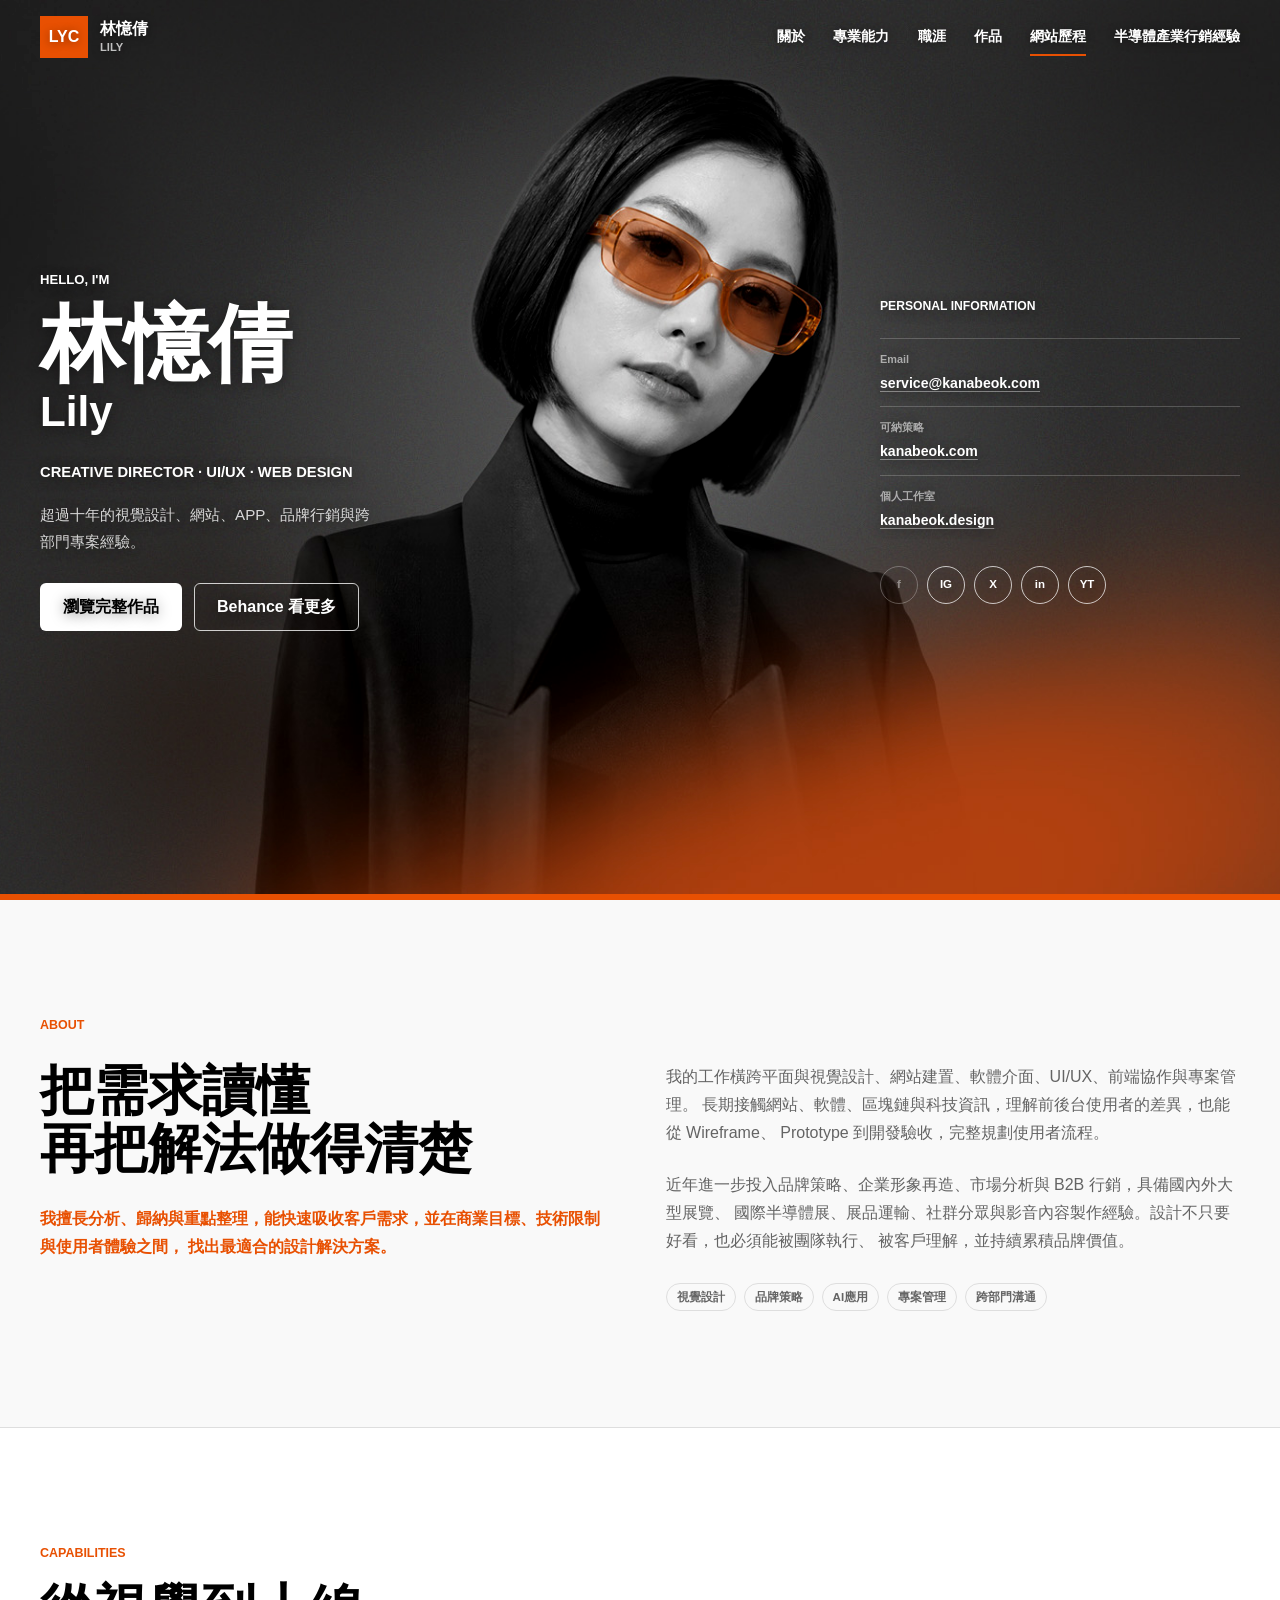
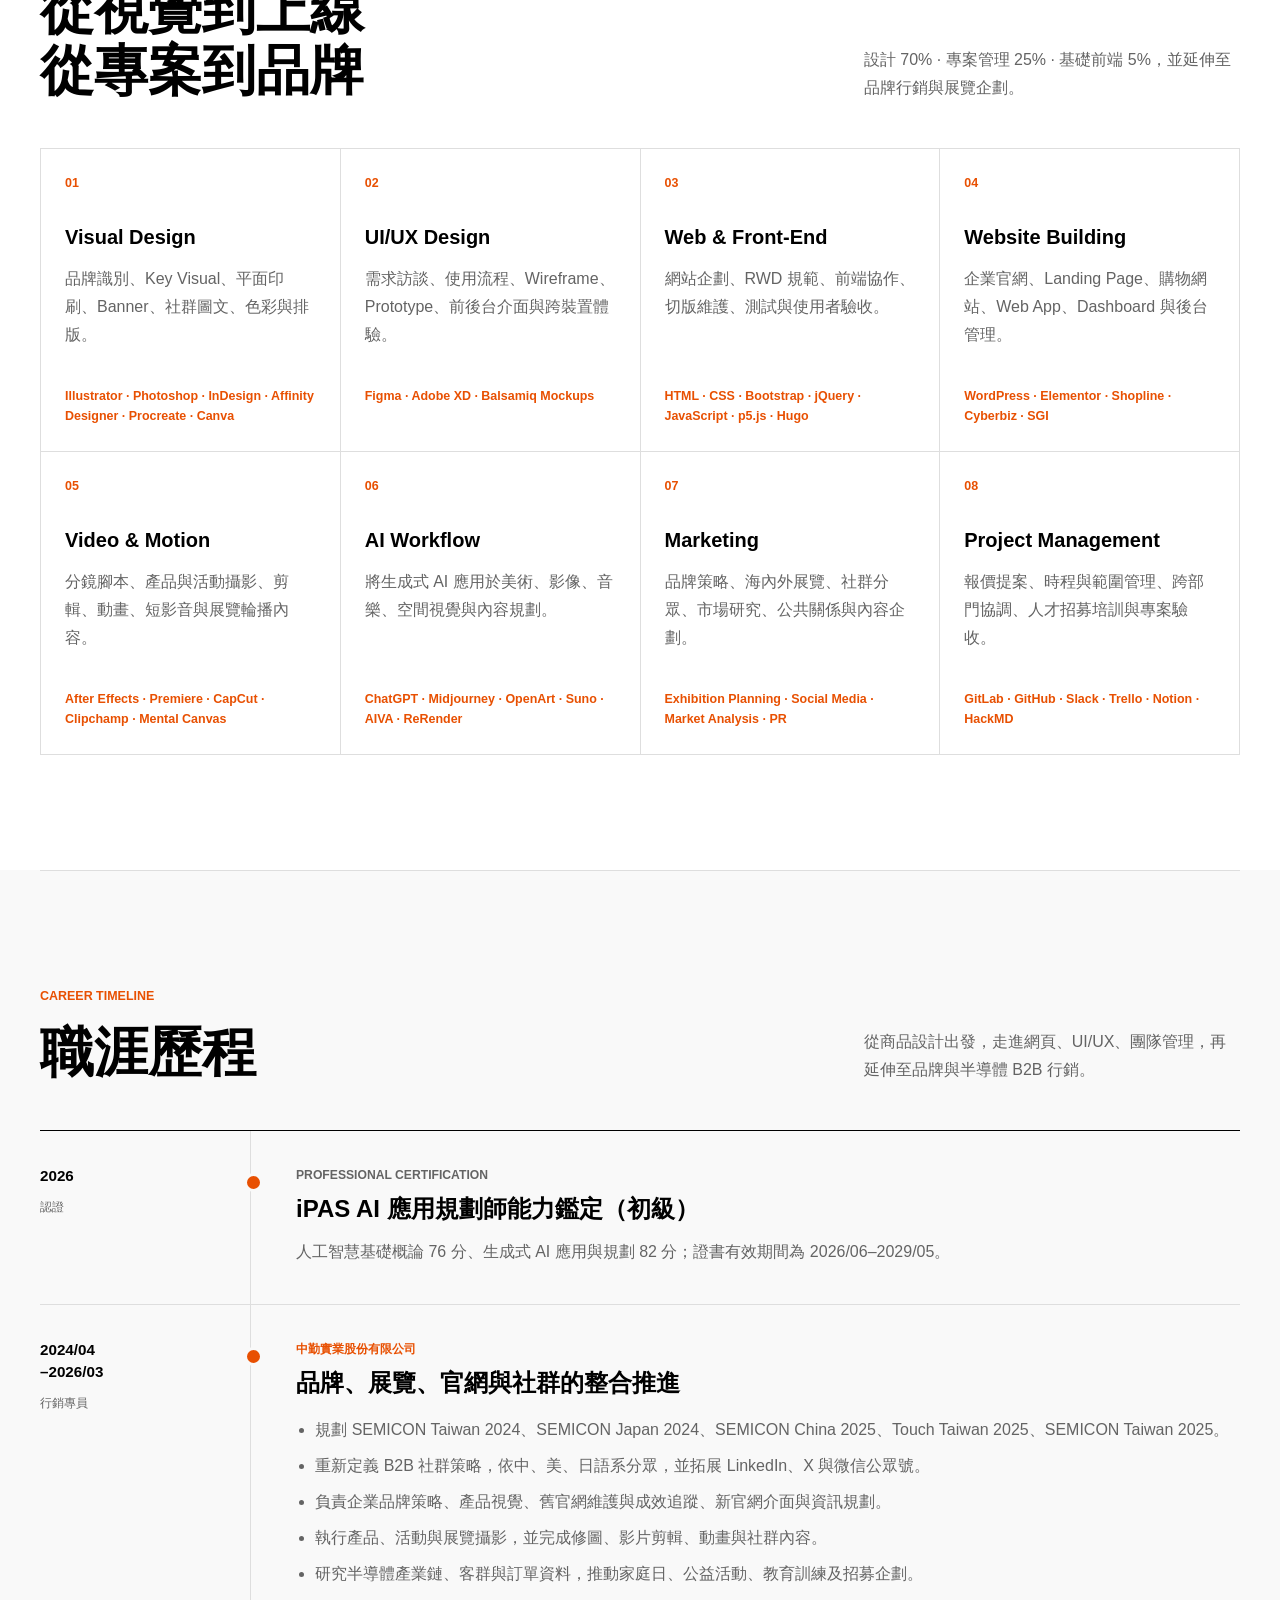
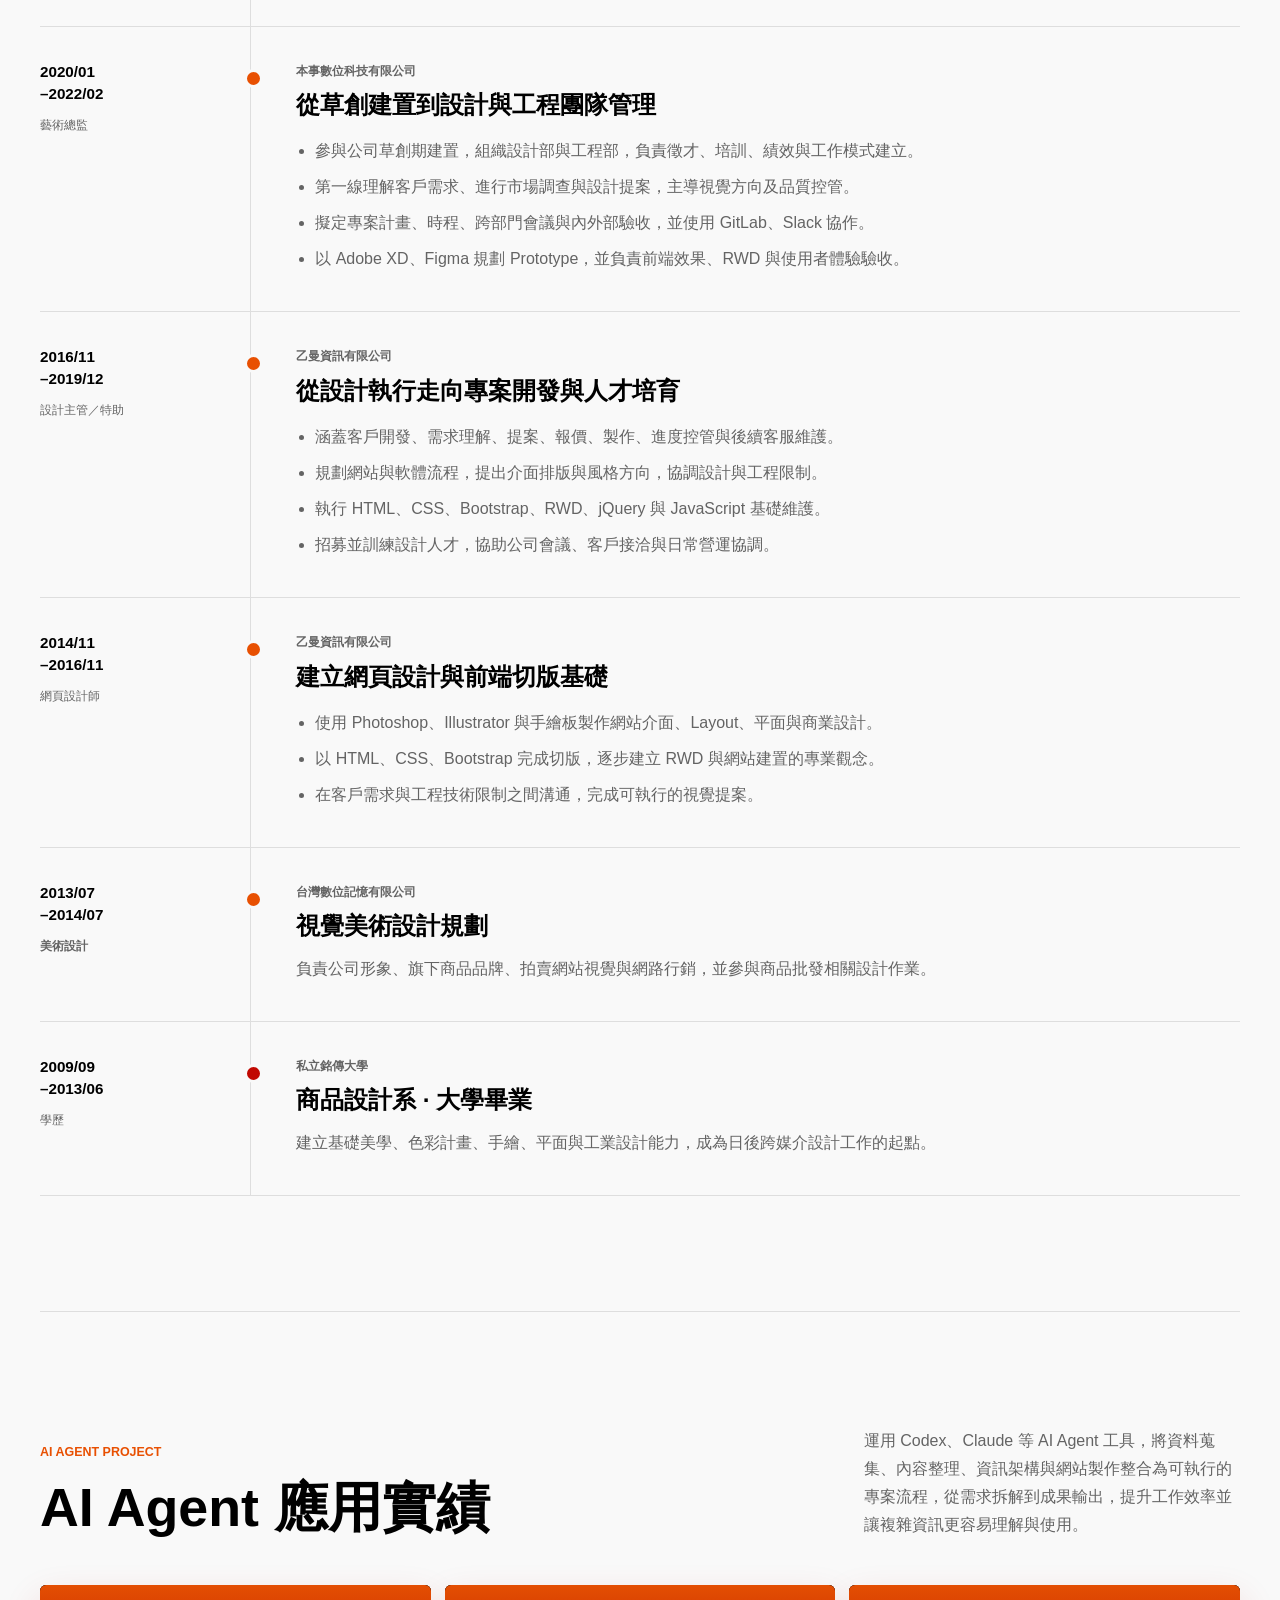
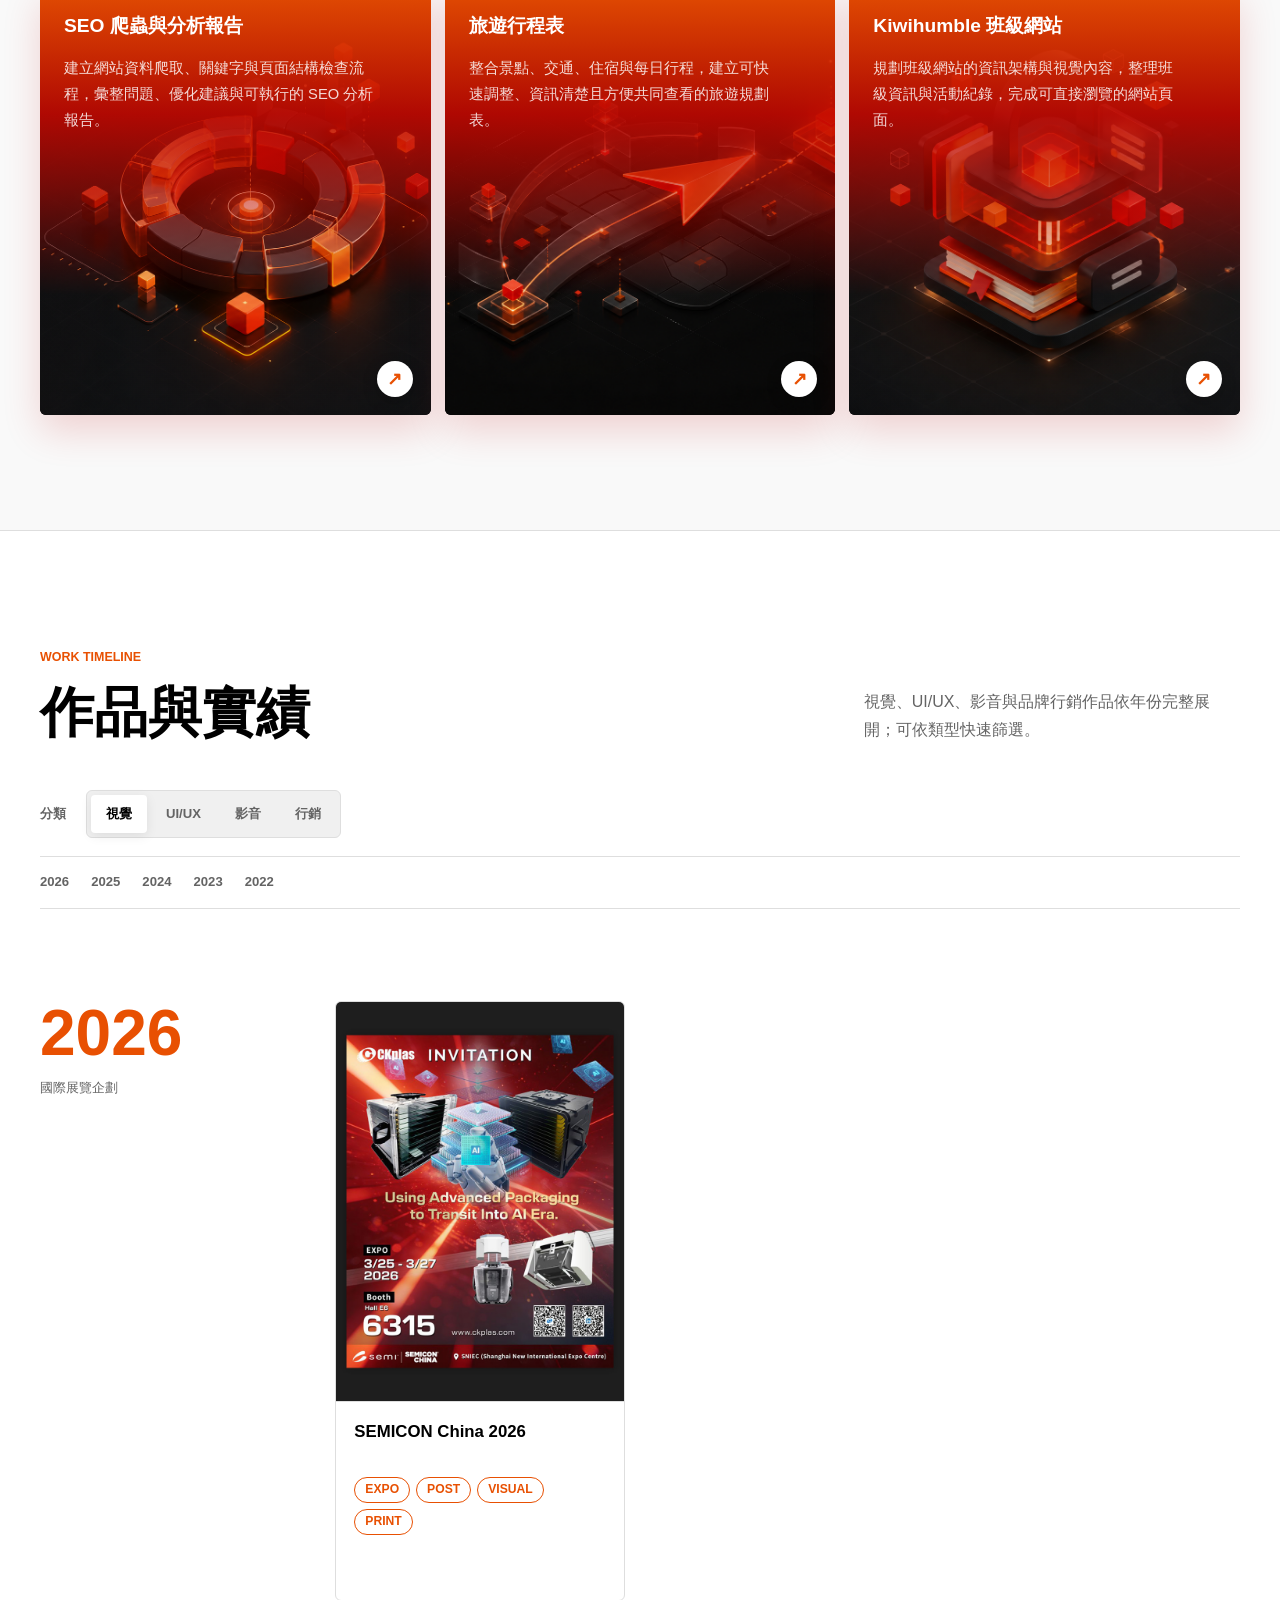
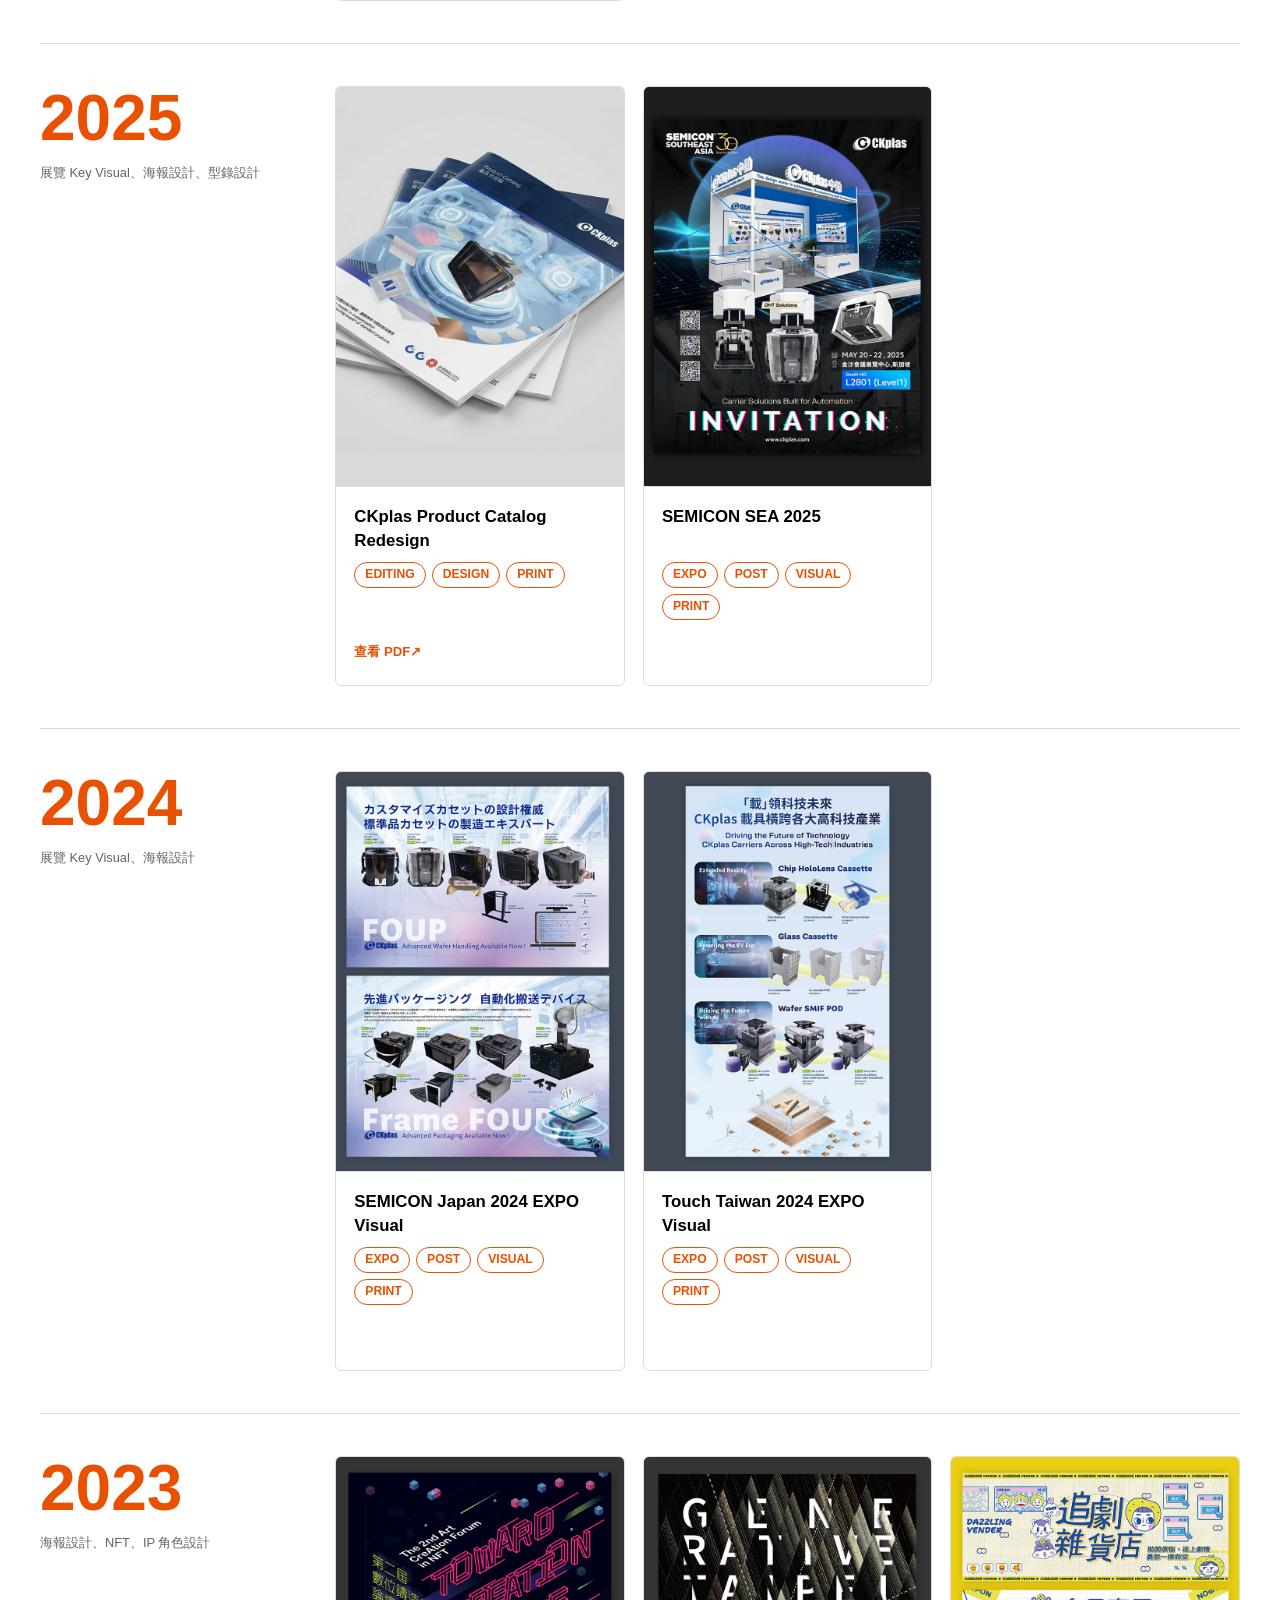
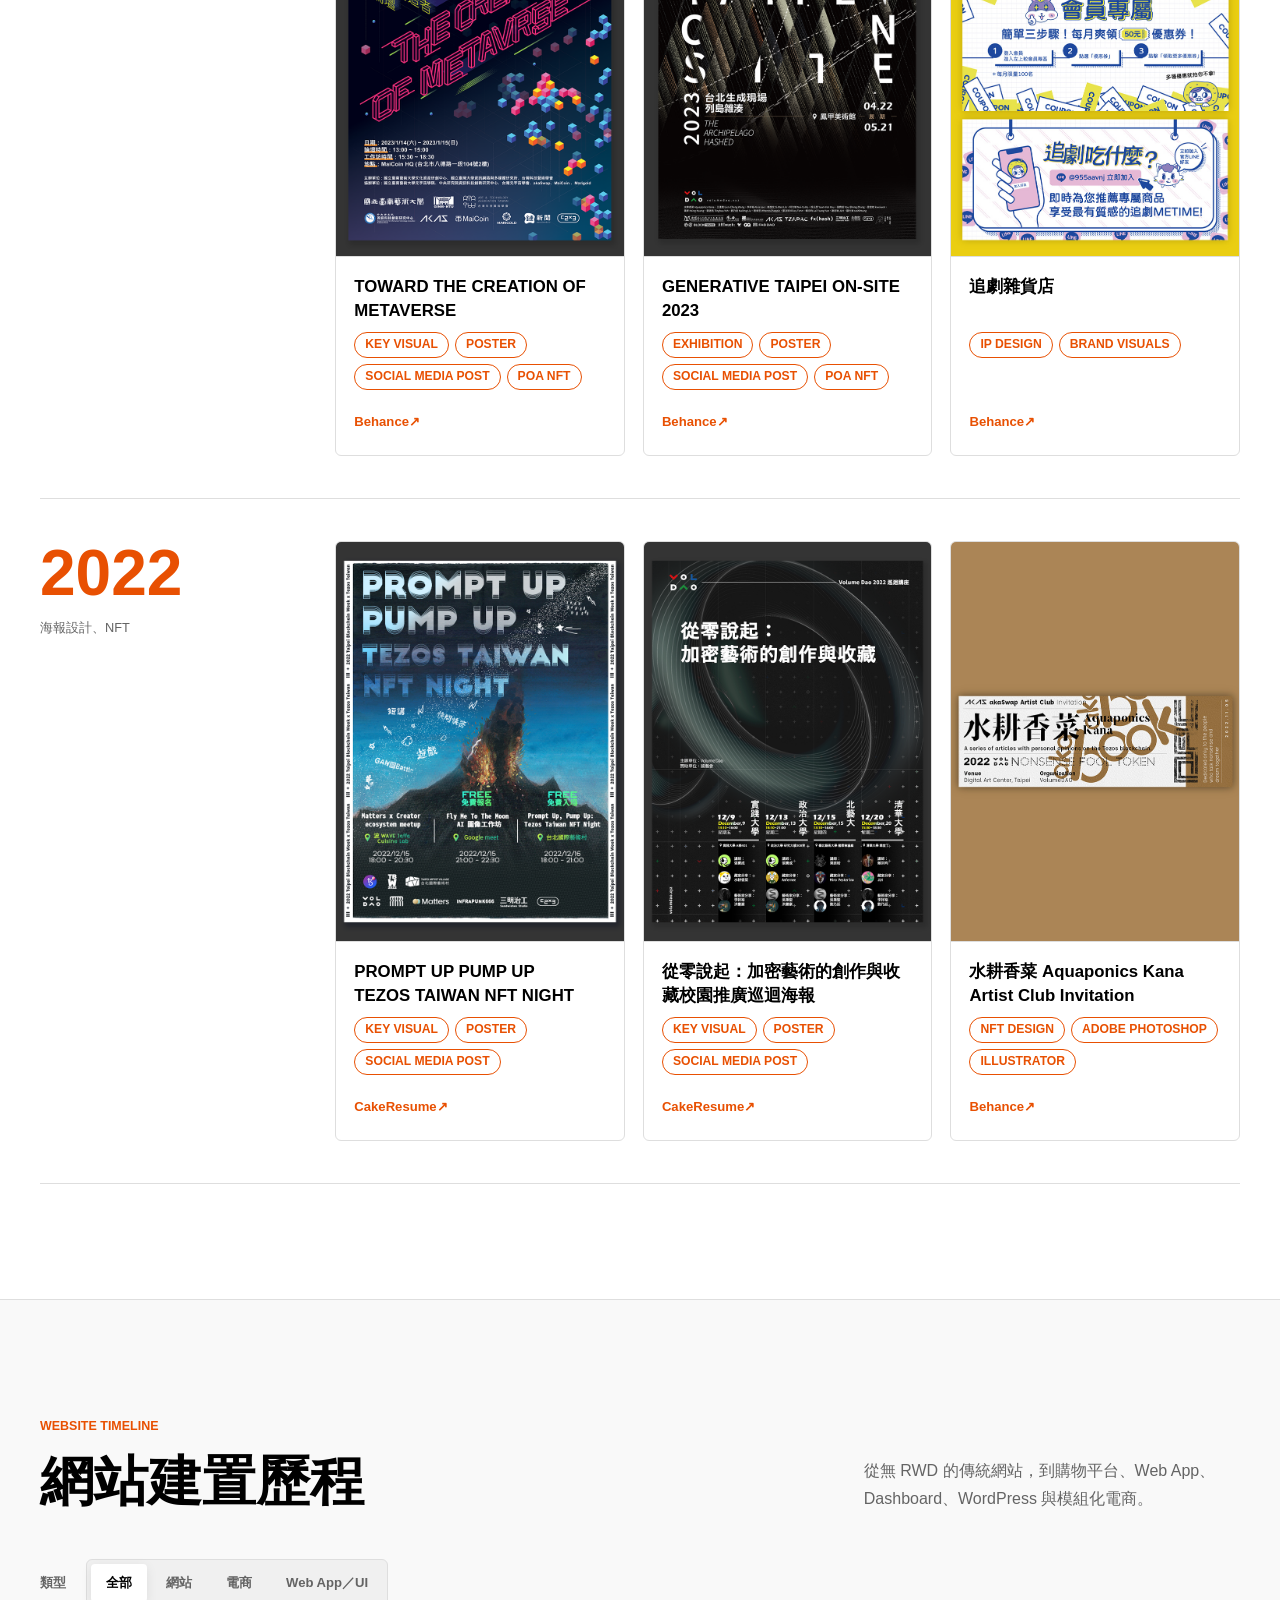
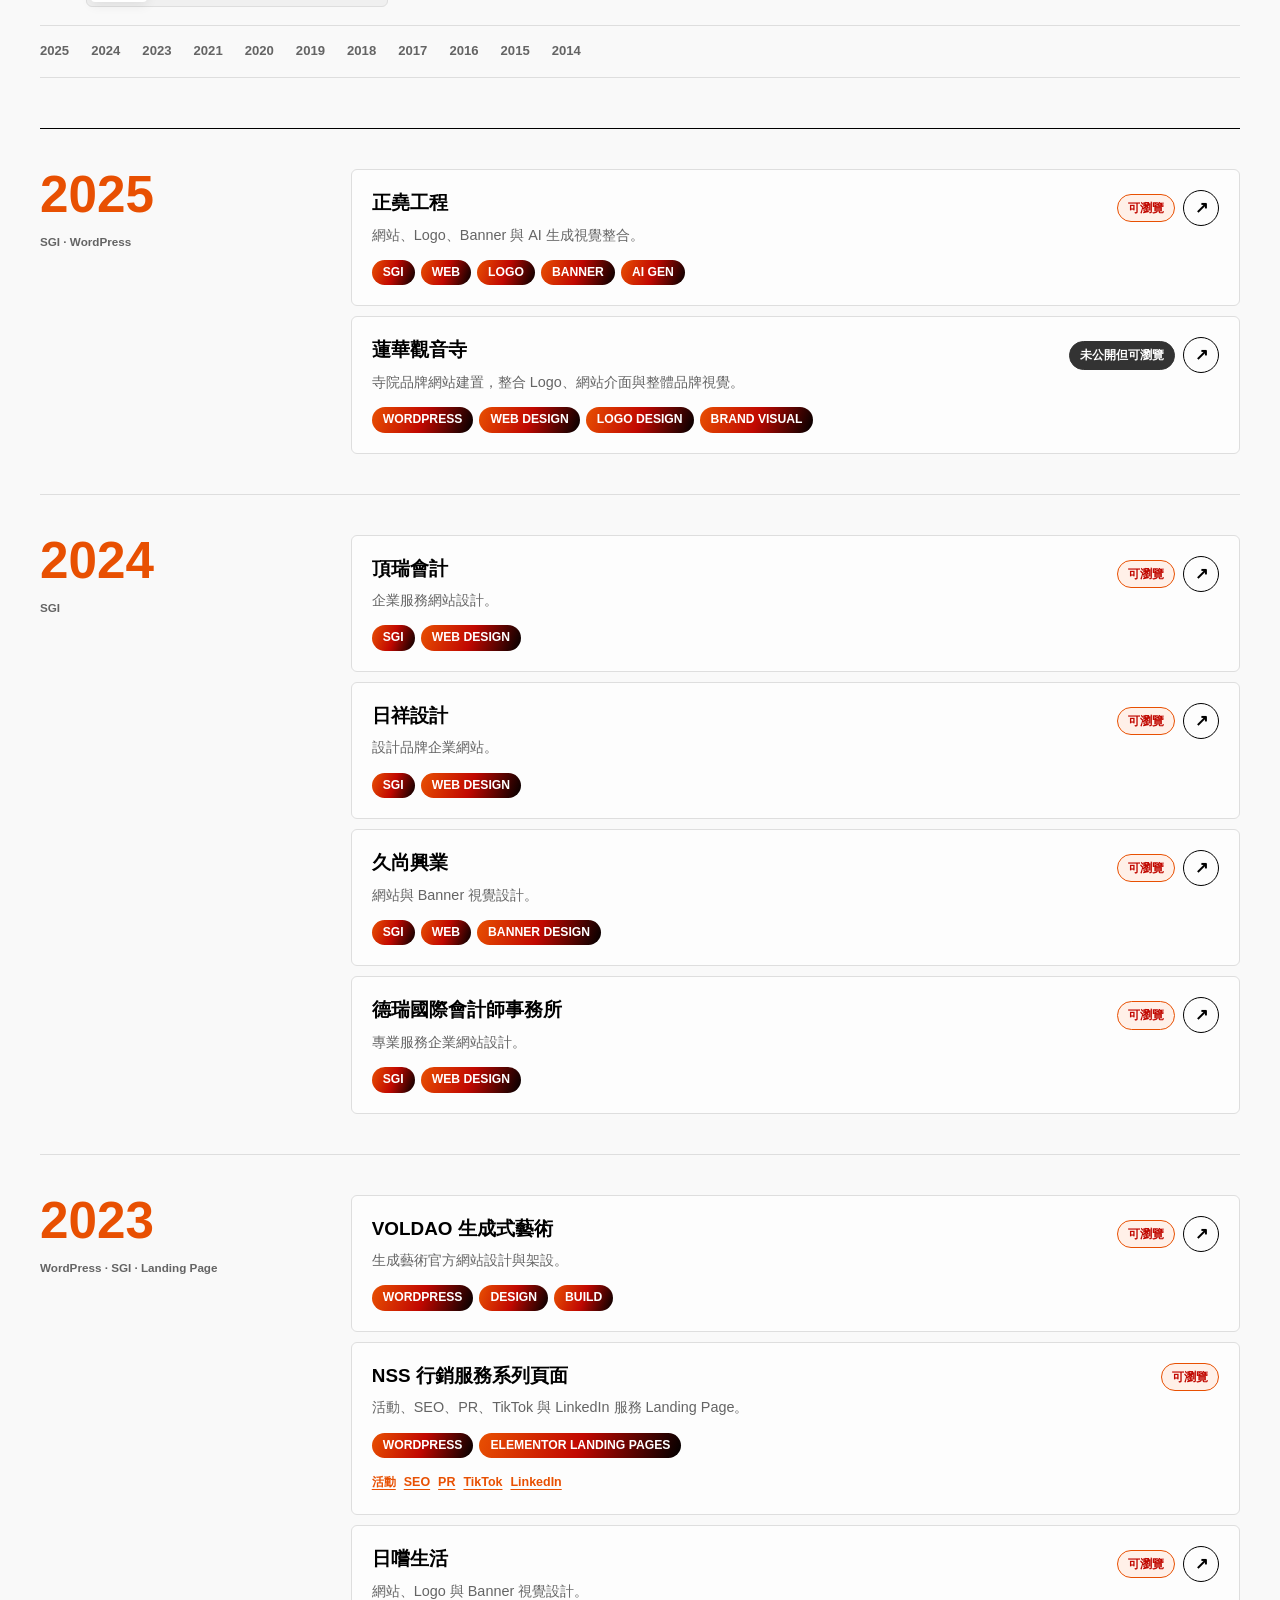
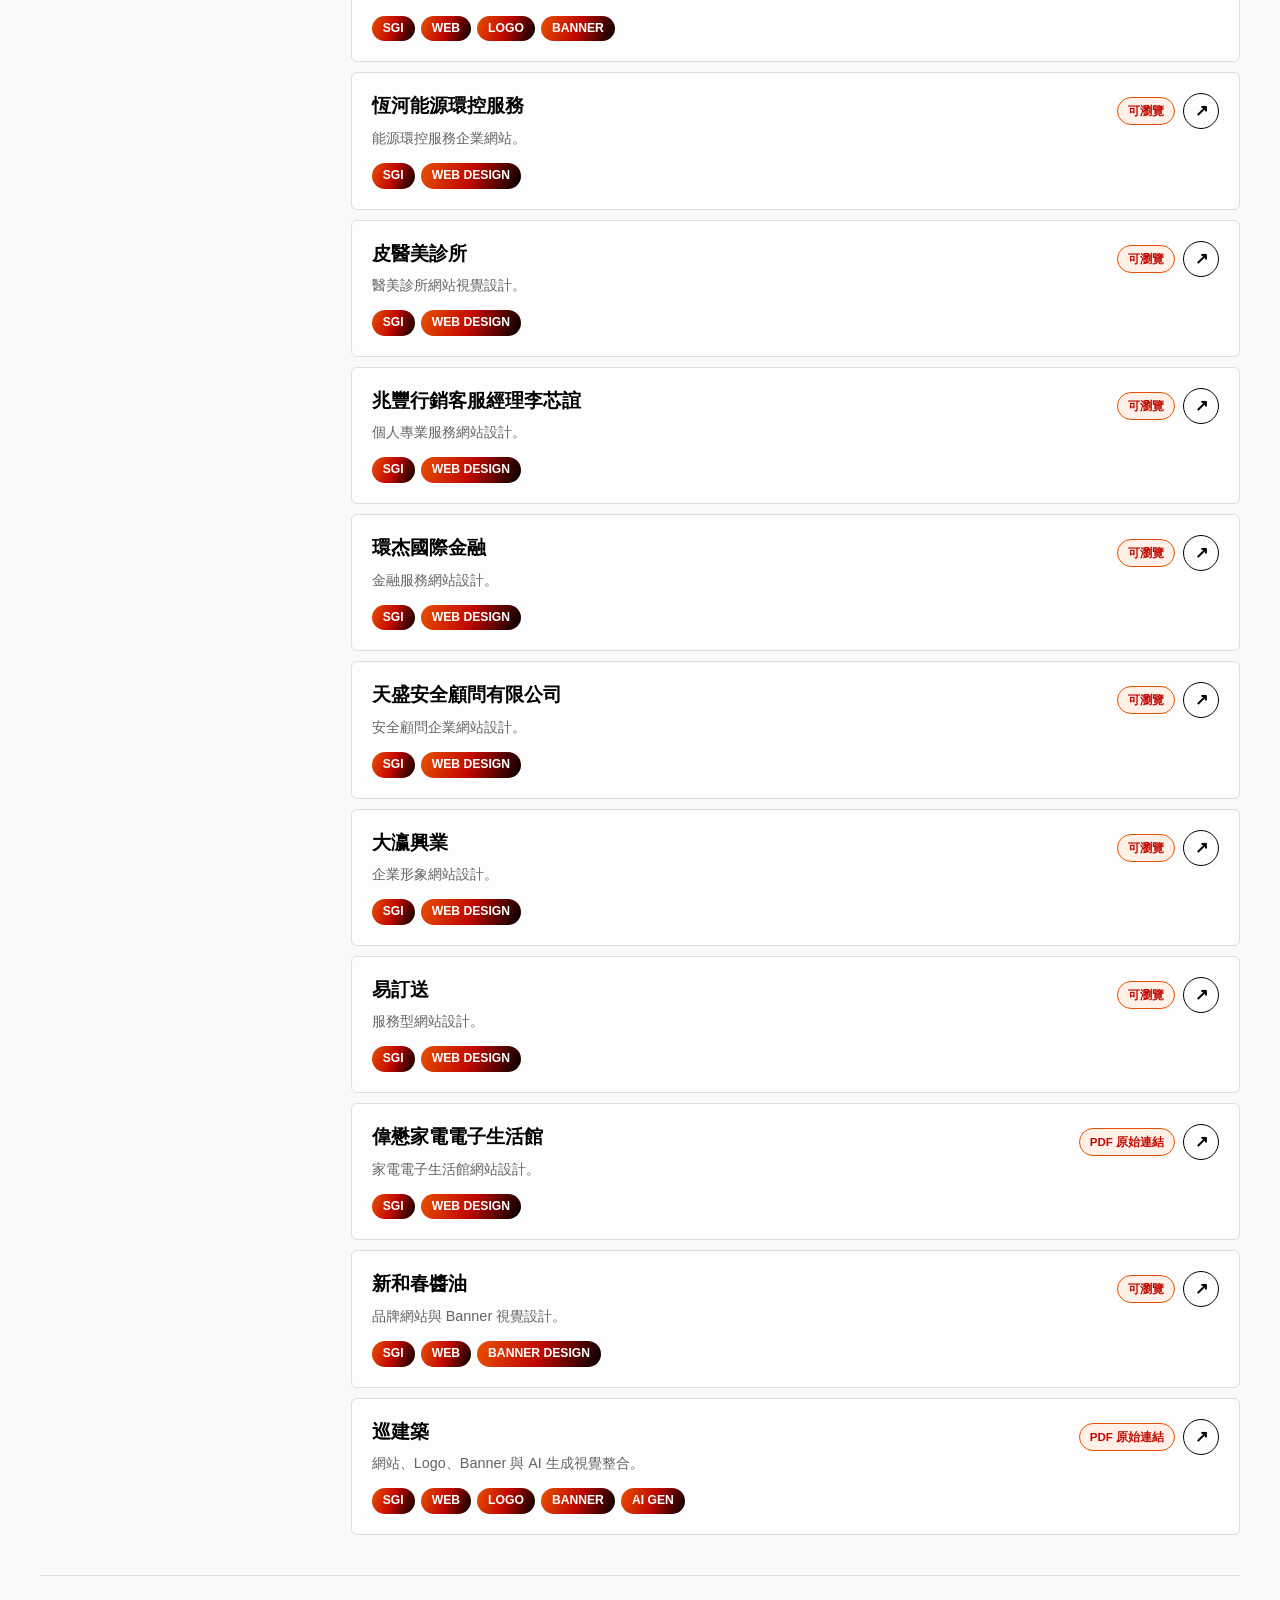
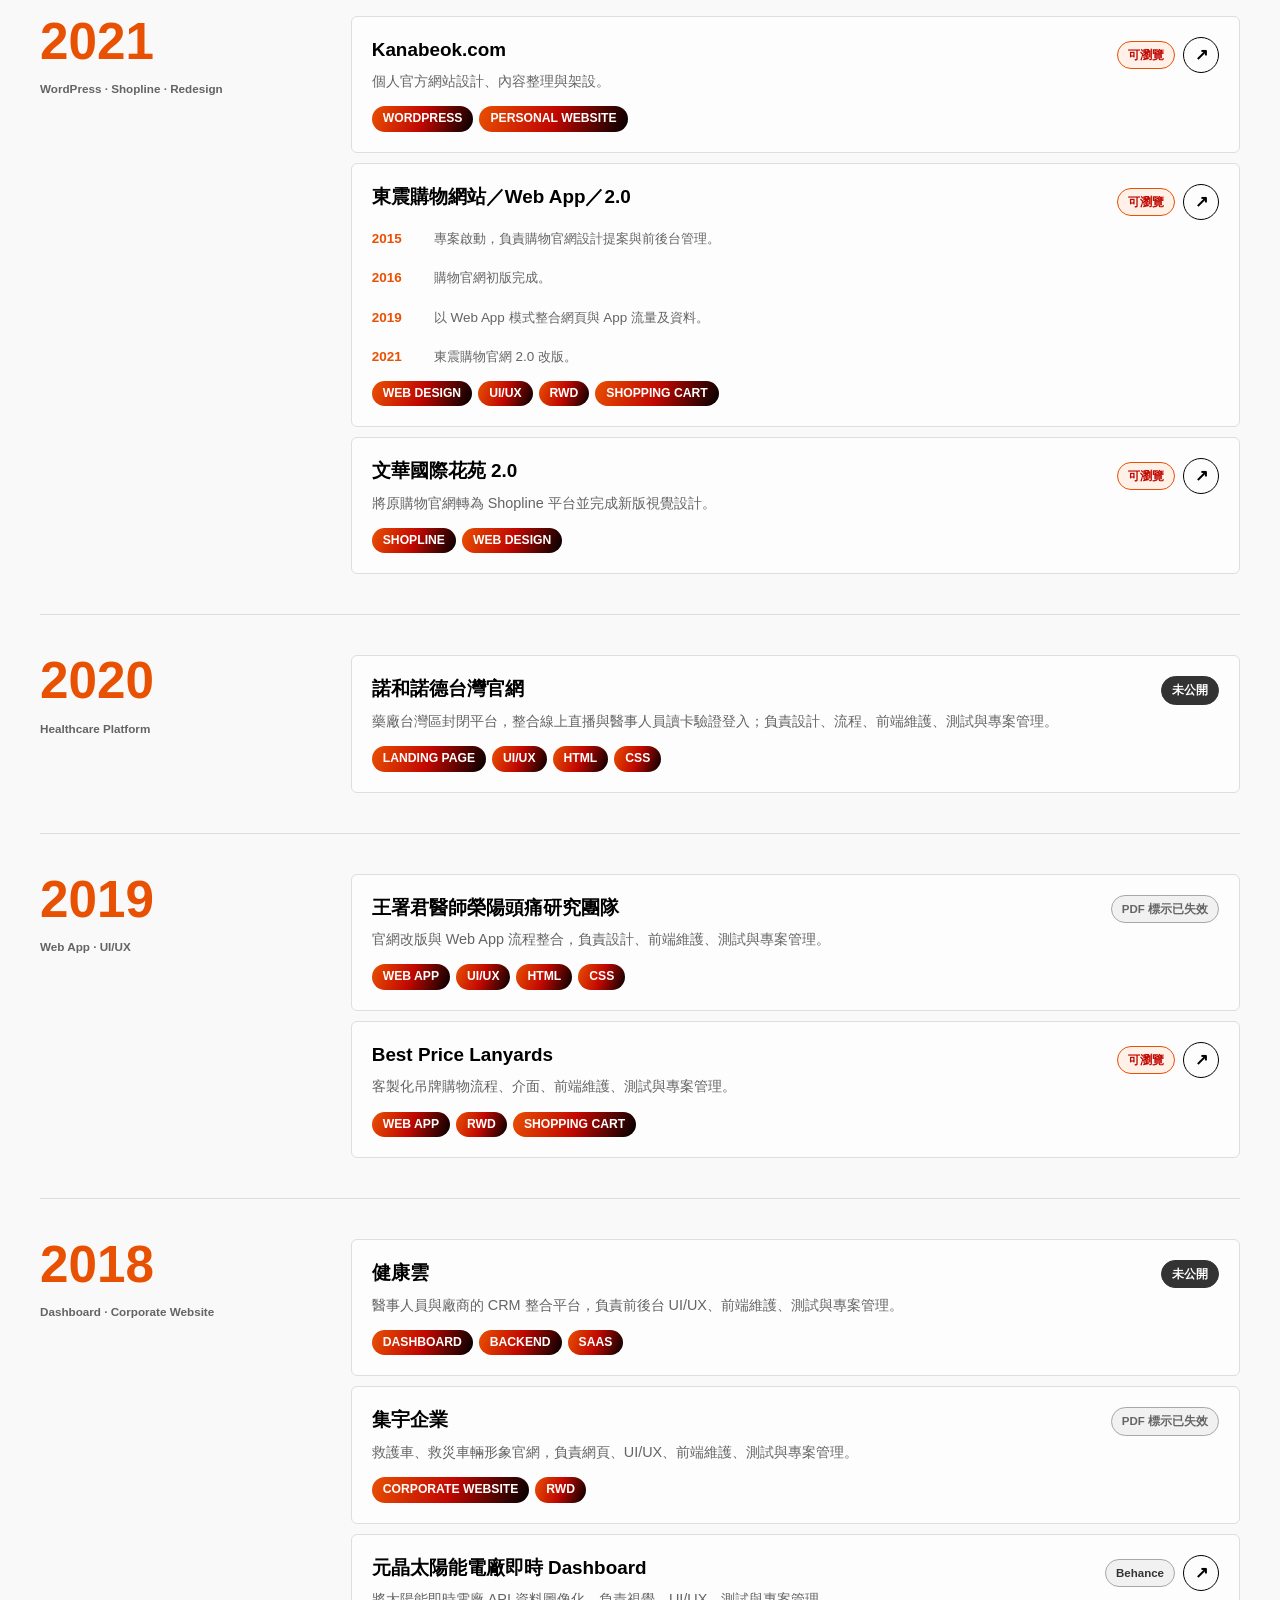
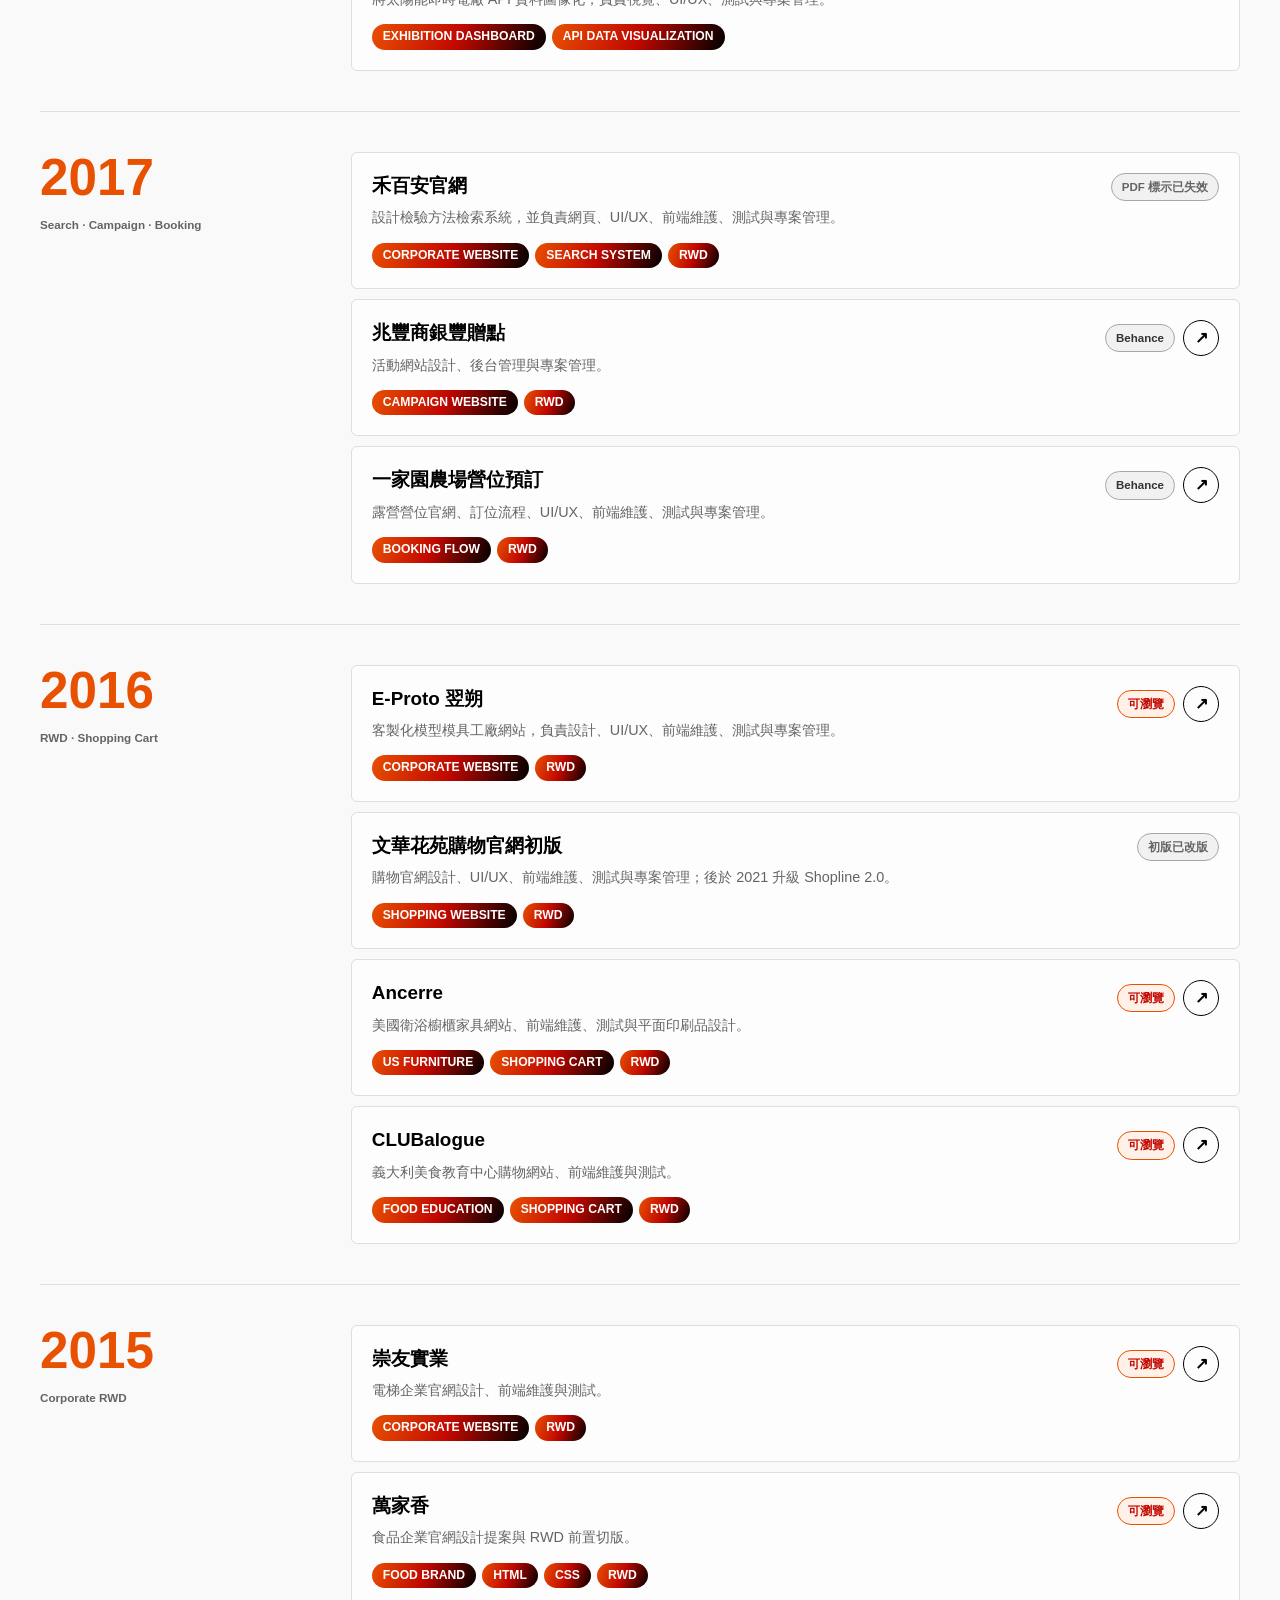
<file: index.html>
<!DOCTYPE html>
<html lang="zh-Hant">
<head>
  <meta charset="UTF-8">
  <meta name="viewport" content="width=device-width, initial-scale=1.0">
  <meta name="description" content="林憶倩 Lily 的個人作品集，收錄視覺設計、UI/UX、網站、品牌行銷、影音製作與專案管理歷程。">
  <title>林憶倩 Lily｜Visual Design・UI/UX・Brand Marketing</title>
  <link rel="stylesheet" href="styles.css">
</head>
<body>
  <a class="skip-link" href="#main-content">跳至主要內容</a>

  <header class="site-header">
    <div class="header-inner">
      <a class="brand" href="#home" aria-label="回到首頁">
        <span class="brand-mark">LYC</span>
        <span>林憶倩 <small>Lily</small></span>
      </a>
      <button class="nav-toggle" type="button" aria-label="開啟導覽選單" aria-expanded="false" aria-controls="site-nav">
        <span></span>
        <span></span>
        <span></span>
      </button>
      <nav id="site-nav" class="site-nav" aria-label="主要導覽">
        <a href="#about">關於</a>
        <a href="#skills">專業能力</a>
        <a href="#career">職涯</a>
        <a href="#projects">作品</a>
        <a href="#web-history">網站歷程</a>
        <a href="semi-marketing.html">半導體產業行銷經驗</a>
      </nav>
    </div>
  </header>

  <main id="main-content">
    <section id="home" class="hero">
      <div class="hero-inner">
        <div class="hero-copy">
          <p class="hero-kicker">Hello, I'm</p>
          <h1>林憶倩 <span>Lily</span></h1>
          <p class="hero-role">Creative Director · UI/UX · Web Design</p>
          <p class="hero-intro">
            超過十年的視覺設計、網站、APP、品牌行銷與跨部門專案經驗。
          </p>
          <div class="hero-actions">
            <a class="button primary" href="#projects">瀏覽完整作品</a>
            <a class="button ghost" href="https://www.behance.net/aa8720226c60c" target="_blank" rel="noopener noreferrer">Behance 看更多</a>
          </div>
        </div>

        <figure class="hero-portrait">
          <img src="assets/hero-profile-background.jpg" alt="林憶倩配戴橘色眼鏡的黑白個人形象照" width="1680" height="945">
        </figure>

        <aside class="hero-profile" aria-label="林憶倩個人資料">
          <p class="hero-profile-label">Personal Information</p>
          <dl class="hero-profile-list">
            <div class="wide">
              <dt>Email</dt>
              <dd><a href="mailto:service@kanabeok.com">service@kanabeok.com</a></dd>
            </div>
            <div class="wide">
              <dt>可納策略</dt>
              <dd><a href="https://kanabeok.com/" target="_blank" rel="noopener noreferrer">kanabeok.com</a></dd>
            </div>
            <div class="wide">
              <dt>個人工作室</dt>
              <dd><a href="https://kanabeok.design/" target="_blank" rel="noopener noreferrer">kanabeok.design</a></dd>
            </div>
          </dl>

          <nav class="hero-social" aria-label="社群連結">
            <span class="social-icon is-disabled" aria-label="Facebook，尚未設定連結" title="Facebook 尚未設定連結"><span aria-hidden="true">f</span></span>
            <a class="social-icon" href="https://www.instagram.com/shuiga.design/" target="_blank" rel="noopener noreferrer" aria-label="Instagram" title="Instagram"><span aria-hidden="true">IG</span></a>
            <a class="social-icon" href="https://x.com/Aquaponics_Kana" target="_blank" rel="noopener noreferrer" aria-label="X.com" title="X.com"><span aria-hidden="true">X</span></a>
            <a class="social-icon" href="https://www.linkedin.com/in/wildlily/" target="_blank" rel="noopener noreferrer" aria-label="LinkedIn" title="LinkedIn"><span aria-hidden="true">in</span></a>
            <a class="social-icon" href="https://www.youtube.com/@ShuigaDesign/videos" target="_blank" rel="noopener noreferrer" aria-label="YouTube" title="YouTube"><span aria-hidden="true">YT</span></a>
          </nav>
        </aside>
      </div>
    </section>

    <section id="about" class="section about-section">
      <div class="about-heading">
        <div class="about-lead">
          <div class="about-meta">
            <p class="eyebrow">About</p>
          </div>
          <h2>把需求讀懂<br>再把解法做得清楚</h2>
          <p class="lead">
            我擅長分析、歸納與重點整理，能快速吸收客戶需求，並在商業目標、技術限制與使用者體驗之間，
            找出最適合的設計解決方案。
          </p>
        </div>
        <div class="about-body">
          <p>
            我的工作橫跨平面與視覺設計、網站建置、軟體介面、UI/UX、前端協作與專案管理。
            長期接觸網站、軟體、區塊鏈與科技資訊，理解前後台使用者的差異，也能從 Wireframe、
            Prototype 到開發驗收，完整規劃使用者流程。
          </p>
          <p>
            近年進一步投入品牌策略、企業形象再造、市場分析與 B2B 行銷，具備國內外大型展覽、
            國際半導體展、展品運輸、社群分眾與影音內容製作經驗。設計不只要好看，也必須能被團隊執行、
            被客戶理解，並持續累積品牌價值。
          </p>
          <div class="about-highlights" aria-label="專業能力標籤">
            <span>視覺設計</span>
            <span>品牌策略</span>
            <span>AI應用</span>
            <span>專案管理</span>
            <span>跨部門溝通</span>
          </div>
        </div>
      </div>
    </section>

    <section id="skills" class="section skills-section">
      <div class="section-heading">
        <div>
          <p class="eyebrow">Capabilities</p>
          <h2>從視覺到上線<br>從專案到品牌</h2>
        </div>
        <p>設計 70% · 專案管理 25% · 基礎前端 5%，並延伸至品牌行銷與展覽企劃。</p>
      </div>

      <div class="skills-grid">
        <article class="skill-card">
          <p class="skill-number">01</p>
          <h3>Visual Design</h3>
          <p>品牌識別、Key Visual、平面印刷、Banner、社群圖文、色彩與排版。</p>
          <p class="tool-list">Illustrator · Photoshop · InDesign · Affinity Designer · Procreate · Canva</p>
        </article>
        <article class="skill-card">
          <p class="skill-number">02</p>
          <h3>UI/UX Design</h3>
          <p>需求訪談、使用流程、Wireframe、Prototype、前後台介面與跨裝置體驗。</p>
          <p class="tool-list">Figma · Adobe XD · Balsamiq Mockups</p>
        </article>
        <article class="skill-card">
          <p class="skill-number">03</p>
          <h3>Web & Front-End</h3>
          <p>網站企劃、RWD 規範、前端協作、切版維護、測試與使用者驗收。</p>
          <p class="tool-list">HTML · CSS · Bootstrap · jQuery · JavaScript · p5.js · Hugo</p>
        </article>
        <article class="skill-card">
          <p class="skill-number">04</p>
          <h3>Website Building</h3>
          <p>企業官網、Landing Page、購物網站、Web App、Dashboard 與後台管理。</p>
          <p class="tool-list">WordPress · Elementor · Shopline · Cyberbiz · SGI</p>
        </article>
        <article class="skill-card">
          <p class="skill-number">05</p>
          <h3>Video & Motion</h3>
          <p>分鏡腳本、產品與活動攝影、剪輯、動畫、短影音與展覽輪播內容。</p>
          <p class="tool-list">After Effects · Premiere · CapCut · Clipchamp · Mental Canvas</p>
        </article>
        <article class="skill-card">
          <p class="skill-number">06</p>
          <h3>AI Workflow</h3>
          <p>將生成式 AI 應用於美術、影像、音樂、空間視覺與內容規劃。</p>
          <p class="tool-list">ChatGPT · Midjourney · OpenArt · Suno · AIVA · ReRender</p>
        </article>
        <article class="skill-card">
          <p class="skill-number">07</p>
          <h3>Marketing</h3>
          <p>品牌策略、海內外展覽、社群分眾、市場研究、公共關係與內容企劃。</p>
          <p class="tool-list">Exhibition Planning · Social Media · Market Analysis · PR</p>
        </article>
        <article class="skill-card">
          <p class="skill-number">08</p>
          <h3>Project Management</h3>
          <p>報價提案、時程與範圍管理、跨部門協調、人才招募培訓與專案驗收。</p>
          <p class="tool-list">GitLab · GitHub · Slack · Trello · Notion · HackMD</p>
        </article>
      </div>
    </section>

    <section id="career" class="section career-section">
      <div class="section-heading">
        <div>
          <p class="eyebrow">Career Timeline</p>
          <h2>職涯歷程</h2>
        </div>
        <p>從商品設計出發，走進網頁、UI/UX、團隊管理，再延伸至品牌與半導體 B2B 行銷。</p>
      </div>

      <div class="career-timeline">
        <article class="career-entry">
          <div class="career-date"><time>2026</time><span>認證</span></div>
          <div class="career-content">
            <p class="career-type">Professional Certification</p>
            <h3>iPAS AI 應用規劃師能力鑑定（初級）</h3>
            <p>人工智慧基礎概論 76 分、生成式 AI 應用與規劃 82 分；證書有效期間為 2026/06–2029/05。</p>
          </div>
        </article>

        <article class="career-entry featured">
          <div class="career-date"><time>2024/04<br>–2026/03</time><span>行銷專員</span></div>
          <div class="career-content">
            <p class="career-type">中勤實業股份有限公司</p>
            <h3>品牌、展覽、官網與社群的整合推進</h3>
            <ul>
              <li>規劃 SEMICON Taiwan 2024、SEMICON Japan 2024、SEMICON China 2025、Touch Taiwan 2025、SEMICON Taiwan 2025。</li>
              <li>重新定義 B2B 社群策略，依中、美、日語系分眾，並拓展 LinkedIn、X 與微信公眾號。</li>
              <li>負責企業品牌策略、產品視覺、舊官網維護與成效追蹤、新官網介面與資訊規劃。</li>
              <li>執行產品、活動與展覽攝影，並完成修圖、影片剪輯、動畫與社群內容。</li>
              <li>研究半導體產業鏈、客群與訂單資料，推動家庭日、公益活動、教育訓練及招募企劃。</li>
            </ul>
          </div>
        </article>

        <article class="career-entry">
          <div class="career-date"><time>2020/01<br>–2022/02</time><span>藝術總監</span></div>
          <div class="career-content">
            <p class="career-type">本事數位科技有限公司</p>
            <h3>從草創建置到設計與工程團隊管理</h3>
            <ul>
              <li>參與公司草創期建置，組織設計部與工程部，負責徵才、培訓、績效與工作模式建立。</li>
              <li>第一線理解客戶需求、進行市場調查與設計提案，主導視覺方向及品質控管。</li>
              <li>擬定專案計畫、時程、跨部門會議與內外部驗收，並使用 GitLab、Slack 協作。</li>
              <li>以 Adobe XD、Figma 規劃 Prototype，並負責前端效果、RWD 與使用者體驗驗收。</li>
            </ul>
          </div>
        </article>

        <article class="career-entry">
          <div class="career-date"><time>2016/11<br>–2019/12</time><span>設計主管／特助</span></div>
          <div class="career-content">
            <p class="career-type">乙曼資訊有限公司</p>
            <h3>從設計執行走向專案開發與人才培育</h3>
            <ul>
              <li>涵蓋客戶開發、需求理解、提案、報價、製作、進度控管與後續客服維護。</li>
              <li>規劃網站與軟體流程，提出介面排版與風格方向，協調設計與工程限制。</li>
              <li>執行 HTML、CSS、Bootstrap、RWD、jQuery 與 JavaScript 基礎維護。</li>
              <li>招募並訓練設計人才，協助公司會議、客戶接洽與日常營運協調。</li>
            </ul>
          </div>
        </article>

        <article class="career-entry">
          <div class="career-date"><time>2014/11<br>–2016/11</time><span>網頁設計師</span></div>
          <div class="career-content">
            <p class="career-type">乙曼資訊有限公司</p>
            <h3>建立網頁設計與前端切版基礎</h3>
            <ul>
              <li>使用 Photoshop、Illustrator 與手繪板製作網站介面、Layout、平面與商業設計。</li>
              <li>以 HTML、CSS、Bootstrap 完成切版，逐步建立 RWD 與網站建置的專業觀念。</li>
              <li>在客戶需求與工程技術限制之間溝通，完成可執行的視覺提案。</li>
            </ul>
          </div>
        </article>

        <article class="career-entry concurrent">
          <div class="career-date"><time>2013/07<br>–2014/07</time><span>美術設計</span></div>
          <div class="career-content">
            <p class="career-type">台灣數位記憶有限公司</p>
            <h3>視覺美術設計規劃</h3>
            <p>負責公司形象、旗下商品品牌、拍賣網站視覺與網路行銷，並參與商品批發相關設計作業。</p>
          </div>
        </article>

        <article class="career-entry education">
          <div class="career-date"><time>2009/09<br>–2013/06</time><span>學歷</span></div>
          <div class="career-content">
            <p class="career-type">私立銘傳大學</p>
            <h3>商品設計系 · 大學畢業</h3>
            <p>建立基礎美學、色彩計畫、手繪、平面與工業設計能力，成為日後跨媒介設計工作的起點。</p>
          </div>
        </article>
      </div>
    </section>

    <section id="projects" class="section ai-agent-section" aria-labelledby="ai-agent-title">
      <div class="section-heading ai-agent-heading">
        <div>
          <p class="eyebrow">AI Agent Project</p>
          <h2 id="ai-agent-title">AI Agent 應用實績</h2>
        </div>
        <p>運用 Codex、Claude 等 AI Agent 工具，將資料蒐集、內容整理、資訊架構與網站製作整合為可執行的專案流程，從需求拆解到成果輸出，提升工作效率並讓複雜資訊更容易理解與使用。</p>
      </div>

      <div class="ai-agent-grid">
        <a class="ai-agent-card" href="https://wildddlilyyy.github.io/Kindmade-SEO-Report/" target="_blank" rel="noopener noreferrer">
          <div class="ai-agent-card-copy">
            <h3>SEO 爬蟲與分析報告</h3>
            <p>建立網站資料爬取、關鍵字與頁面結構檢查流程，彙整問題、優化建議與可執行的 SEO 分析報告。</p>
          </div>
          <div class="ai-agent-card-media">
            <img src="assets/ai-seo-abstract.png" alt="象徵 SEO 搜尋與資料分析的抽象 3D 環形模組" loading="lazy" decoding="async">
          </div>
          <span class="ai-agent-action" aria-hidden="true">↗</span>
        </a>
        <a class="ai-agent-card" href="https://wildddlilyyy.github.io/SingaporeTrip/" target="_blank" rel="noopener noreferrer">
          <div class="ai-agent-card-copy">
            <h3>旅遊行程表</h3>
            <p>整合景點、交通、住宿與每日行程，建立可快速調整、資訊清楚且方便共同查看的旅遊規劃表。</p>
          </div>
          <div class="ai-agent-card-media">
            <img src="assets/ai-travel-abstract.png" alt="象徵旅遊路徑與目的地規劃的抽象 3D 導航模組" loading="lazy" decoding="async">
          </div>
          <span class="ai-agent-action" aria-hidden="true">↗</span>
        </a>
        <a class="ai-agent-card" href="https://kiwihumble.kanabeok.com/" target="_blank" rel="noopener noreferrer">
          <div class="ai-agent-card-copy">
            <h3>Kiwihumble 班級網站</h3>
            <p>規劃班級網站的資訊架構與視覺內容，整理班級資訊與活動紀錄，完成可直接瀏覽的網站頁面。</p>
          </div>
          <div class="ai-agent-card-media">
            <img src="assets/ai-class-abstract.png" alt="象徵班級資訊與數位內容整合的抽象 3D 模組" loading="lazy" decoding="async">
          </div>
          <span class="ai-agent-action" aria-hidden="true">↗</span>
        </a>
      </div>
    </section>

    <section class="section projects-section">
      <div class="section-heading projects-heading">
        <div>
          <p class="eyebrow">Work Timeline</p>
          <h2>作品與實績</h2>
        </div>
        <p>視覺、UI/UX、影音與品牌行銷作品依年份完整展開；可依類型快速篩選。</p>
      </div>

      <div class="filter-toolbar" aria-label="作品分類篩選">
        <span class="filter-label">分類</span>
        <div class="filter-group" data-filter-target="work">
          <button class="filter-button active" type="button" data-filter="visual" aria-pressed="true">視覺</button>
          <button class="filter-button" type="button" data-filter="uiux" aria-pressed="false">UI/UX</button>
          <button class="filter-button" type="button" data-filter="video" aria-pressed="false">影音</button>
          <button class="filter-button" type="button" data-filter="marketing" aria-pressed="false">行銷</button>
        </div>
      </div>

      <nav class="year-jump" aria-label="作品年份快速跳轉">
        <a href="#work-2026">2026</a>
        <a href="#work-2025">2025</a>
        <a href="#work-2024">2024</a>
        <a href="#work-2023">2023</a>
        <a href="#work-2022">2022</a>
        <a href="#work-earlier">2015–2021</a>
      </nav>

      <div class="work-timeline">
        <section id="work-2026" class="timeline-year" data-filter-group="work">
          <header><time>2026</time><p>國際展覽企劃</p></header>
          <div class="work-grid">
            <article class="work-card poster-card" data-category="visual">
              <img class="work-card-media" src="assets/visual-semicon-china-2026.jpg" alt="SEMICON China 2026 展覽視覺設計" loading="lazy" decoding="async">
              <h3>SEMICON China 2026</h3>
              <p class="item-meta">EXPO · POST · VISUAL · Print</p>
            </article>
            <article class="work-card wide" data-category="marketing">
              <p class="item-meta">Exhibition Planning</p>
              <h3>SEMICON China 2026</h3>
              <p>統籌海外參展企劃、品牌訊息、展場素材、展品整備與跨部門時程，延續企業在半導體市場的國際曝光。</p>
            </article>
            <article class="work-card wide" data-category="marketing">
              <p class="item-meta">WordPress · SEO · GEO</p>
              <h3>善良 Kindmade 網站管理與 SEO 優化</h3>
              <p>負責 WordPress 網站日常維運、內容與結構調整，並依搜尋表現提出 SEO、GEO 優化與行銷建議。</p>
            </article>
          </div>
        </section>

        <section id="work-2025" class="timeline-year" data-filter-group="work">
          <header><time>2025</time><p>展覽 Key Visual、海報設計、型錄設計</p></header>
          <div class="work-grid">
            <article class="work-card poster-card" data-category="visual">
              <img class="work-card-media" src="assets/visual-ckplas-product-catalog.jpg" alt="CKplas Product Catalog Redesign 產品型錄設計" loading="lazy" decoding="async">
              <h3>CKplas Product Catalog Redesign</h3>
              <p class="item-meta">EDITING · DESIGN · PRINT</p>
              <a class="text-link" href="assets/ckplas-product-catalog-2025.pdf" target="_blank" rel="noopener noreferrer">查看 PDF <span aria-hidden="true">↗</span></a>
            </article>
            <article class="work-card poster-card" data-category="visual">
              <img class="work-card-media" src="assets/visual-semicon-sea-2025.jpg" alt="SEMICON SEA 2025 展覽視覺設計" loading="lazy" decoding="async">
              <h3>SEMICON SEA 2025</h3>
              <p class="item-meta">EXPO · POST · VISUAL · Print</p>
            </article>
            <article class="work-card video-landscape" data-category="video">
              <img class="work-card-media" src="assets/video-lion-dance-custom.png" alt="" loading="lazy" decoding="async">
              <p class="item-meta">Video Editing · CapCut</p>
              <h3>CKplas 中勤實業2025新春開工</h3>
              <p>企業新春開工活動拍攝與剪輯，記錄團隊參與及現場節慶氣氛。</p>
              <a class="text-link" href="https://drive.google.com/file/d/1sa4wYkxjzgeh_Ss6m7gq1GjYYJ8r_5VU/view?usp=drive_link" target="_blank" rel="noopener noreferrer">觀看影片 <span aria-hidden="true">↗</span></a>
            </article>
            <article class="work-card video-landscape" data-category="video">
              <img class="work-card-media" src="assets/video-automation.jpg" alt="" loading="lazy" decoding="async">
              <p class="item-meta">AI Music · AE · Video Editing</p>
              <h3>CKplas Automation</h3>
              <p>以自動化產線與產業升級為主題，整合 AI 音樂、After Effects 動態設計與影音剪輯。</p>
              <a class="text-link" href="https://www.ckplas.com/video/2025EFEM.mp4" target="_blank" rel="noopener noreferrer">觀看影片 <span aria-hidden="true">↗</span></a>
            </article>
            <article class="work-card" data-category="video">
              <img class="work-card-media" src="assets/video-before-after-custom.png" alt="" loading="lazy" decoding="async">
              <p class="item-meta">Video · Canva</p>
              <h3>Before → After｜Same room, new vibe</h3>
              <p>空間改造短影音拍攝與剪輯，透過前後對照呈現場域風格轉換。</p>
              <a class="text-link" href="https://youtube.com/shorts/10-YshoiM6Q?si=mwjNsU1Zaonqiiro" target="_blank" rel="noopener noreferrer">觀看影片 <span aria-hidden="true">↗</span></a>
            </article>
            <article class="work-card" data-category="video">
              <img class="work-card-media" src="assets/video-semi-2025-custom.png" alt="" loading="lazy" decoding="async">
              <p class="item-meta">Reels · AI Music · Canva</p>
              <h3>SEMI Taiwan 2025 現場直擊</h3>
              <p>展覽現場拍攝、剪輯與 AI 音樂整合，快速產出具品牌節奏的活動內容。</p>
              <a class="text-link" href="https://www.instagram.com/reel/DOdWv5ikusU/?utm_source=ig_web_copy_link&amp;igsh=MzRlODBiNWFlZA==" target="_blank" rel="noopener noreferrer">觀看 Reels <span aria-hidden="true">↗</span></a>
            </article>
            <article class="work-card" data-category="video">
              <img class="work-card-media" src="assets/video-ckplas.jpg" alt="" loading="lazy" decoding="async">
              <p class="item-meta">Video · CapCut</p>
              <h3>培德舞獅團新春開工表演</h3>
              <p>舞獅團新春開工表演拍攝與剪輯，透過直式影音保留演出節奏與節慶氣氛。</p>
              <a class="text-link" href="https://youtu.be/2ezgAwGVJR4?si=C1sw-uR6Pn9idzZg" target="_blank" rel="noopener noreferrer">觀看影片 <span aria-hidden="true">↗</span></a>
            </article>
            <article class="work-card wide" data-category="marketing">
              <p class="item-meta">Exhibition Planning</p>
              <h3>SEMICON China 2025</h3>
              <p>統籌展前資訊、宣傳素材、展品與運輸安排，支援海外展會落地執行與品牌曝光。</p>
            </article>
            <article class="work-card wide" data-category="marketing">
              <p class="item-meta">Exhibition Planning</p>
              <h3>Touch Taiwan 2025</h3>
              <p>整合產品訴求、展場文宣、影片與禮贈品，建立一致且清楚的企業展覽形象。</p>
            </article>
            <article class="work-card wide" data-category="marketing">
              <p class="item-meta">Exhibition Planning</p>
              <h3>SEMICON Taiwan 2025</h3>
              <p>規劃展前宣傳、現場品牌內容與展後社群延伸，累積可持續運用的展覽資產。</p>
            </article>
            <article class="work-card wide" data-category="marketing">
              <p class="item-meta">Exhibition Planning</p>
              <h3>Plastic Taipei 台北國際塑橡膠工業展 2025</h3>
              <p>針對塑橡膠產業客群規劃展覽訊息、產品素材與現場溝通內容，強化產品理解與品牌辨識。</p>
            </article>
            <article class="work-card wide" data-category="marketing">
              <p class="item-meta">Exhibition Planning</p>
              <h3>SEMICON Japan 2025</h3>
              <p>整合日本市場溝通、參展視覺、展品運輸與跨部門時程，推進海外品牌曝光。</p>
            </article>
          </div>
        </section>

        <section id="work-2024" class="timeline-year" data-filter-group="work">
          <header><time>2024</time><p>展覽 Key Visual、海報設計</p></header>
          <div class="work-grid">
            <article class="work-card poster-card" data-category="visual">
              <img class="work-card-media" src="assets/visual-semicon-japan-2024.jpg" alt="SEMICON Japan 2024 EXPO Visual 展覽視覺設計" loading="lazy" decoding="async">
              <h3>SEMICON Japan 2024 EXPO Visual</h3>
              <p class="item-meta">EXPO · POST · VISUAL · Print</p>
            </article>
            <article class="work-card poster-card" data-category="visual">
              <img class="work-card-media" src="assets/visual-touch-taiwan-2024.jpg" alt="Touch Taiwan 2024 EXPO Visual 展覽視覺設計" loading="lazy" decoding="async">
              <h3>Touch Taiwan 2024 EXPO Visual</h3>
              <p class="item-meta">EXPO · POST · VISUAL · Print</p>
            </article>
            <article class="work-card" data-category="video">
              <img class="work-card-media" src="assets/video-semicon-2024-custom.png" alt="" loading="lazy" decoding="async">
              <p class="item-meta">Shorts · AI Music · Canva</p>
              <h3>SEMICON Taiwan 2024 花絮</h3>
              <p>活動拍攝、剪輯與 AI 音樂製作，將展場重點轉化為品牌社群內容。</p>
              <a class="text-link" href="https://youtube.com/shorts/IcqNcK0NS2g?si=MjbCUuxRewEKi4Od" target="_blank" rel="noopener noreferrer">觀看 Shorts <span aria-hidden="true">↗</span></a>
            </article>
            <article class="work-card wide" data-category="marketing">
              <p class="item-meta">Exhibition Planning</p>
              <h3>SEMICON Taiwan 2024</h3>
              <p>負責展前企劃、品牌視覺、文宣與展品整備，並執行現場紀錄與社群內容延伸。</p>
            </article>
            <article class="work-card wide" data-category="marketing">
              <p class="item-meta">Exhibition Planning</p>
              <h3>SEMICON Japan 2024</h3>
              <p>規劃海外參展素材、展品運輸與跨部門協作，確保品牌訊息與現場執行一致。</p>
            </article>
            <article class="work-card wide" data-category="marketing">
              <p class="item-meta">Social Media Strategy</p>
              <h3>中、美、日三語系 B2B 社群策略</h3>
              <p>依客群語系與文化拆分文章及視覺，拓展 LinkedIn、X、微信公眾號，讓社群成為企業文化、國際客戶溝通與招募品牌的長期載體。</p>
            </article>
          </div>
        </section>

        <section id="work-2023" class="timeline-year" data-filter-group="work">
          <header><time>2023</time><p>海報設計、NFT、IP 角色設計</p></header>
          <div class="work-grid">
            <article class="work-card poster-card" data-category="visual">
              <img class="work-card-media" src="assets/poster-toward-metaverse.png" alt="TOWARD THE CREATION OF METAVERSE 主視覺海報" loading="lazy" decoding="async">
              <h3>TOWARD THE CREATION OF METAVERSE</h3>
              <p class="item-meta">Key Visual · Poster · Social Media Post · POA NFT</p>
              <p>第二屆數位鑄造者論壇主視覺、活動海報、社群素材與 POA NFT 延伸設計。</p>
              <a class="text-link" href="https://www.behance.net/gallery/162503449/_" target="_blank" rel="noopener noreferrer">Behance <span aria-hidden="true">↗</span></a>
            </article>
            <article class="work-card poster-card" data-category="visual">
              <img class="work-card-media" src="assets/poster-generative-taipei.png" alt="GENERATIVE TAIPEI ON-SITE 2023 展覽主視覺海報" loading="lazy" decoding="async">
              <h3>GENERATIVE TAIPEI ON-SITE 2023</h3>
              <p class="item-meta">Exhibition · Poster · Social Media Post · POA NFT · Projection UI</p>
              <p>The Archipelago Hashed 生成式藝術展主視覺、社群、POA NFT 與展場延伸設計。</p>
              <a class="text-link" href="https://www.behance.net/gallery/171445857/Generative-Taipei-On-Site-The-Archipelago-Hashed-2023" target="_blank" rel="noopener noreferrer">Behance <span aria-hidden="true">↗</span></a>
            </article>
            <article class="work-card" data-category="visual">
              <img class="work-card-media" src="assets/visual-drama-grocery.jpg" alt="追劇雜貨店品牌與角色設計作品" loading="lazy" decoding="async">
              <h3>追劇雜貨店</h3>
              <p class="item-meta">IP Design · Brand Visuals</p>
              <p>IP 圖示、Banner 與品牌視覺設計，建立具辨識度的內容形象。</p>
              <a class="text-link" href="https://www.behance.net/gallery/234199875/IP" target="_blank" rel="noopener noreferrer">Behance <span aria-hidden="true">↗</span></a>
            </article>
            <article class="work-card" data-category="uiux">
              <img class="work-card-media" src="assets/uiux-navigation-device.jpg" alt="Navigation Device Visual Identity 車機導航介面設計" loading="lazy" decoding="async">
              <h3>Navigation Device Visual Identity</h3>
              <p class="item-meta">UI/UX · APP Design · Figma</p>
              <p>車機導航介面視覺識別與操作提案，整合資訊層級、地圖內容與行車情境。</p>
              <a class="text-link" href="https://www.behance.net/gallery/165407873/Navigation-Device-Visual-Idenity-Design" target="_blank" rel="noopener noreferrer">Behance <span aria-hidden="true">↗</span></a>
            </article>
            <article class="work-card" data-category="uiux">
              <img class="work-card-media" src="assets/video-exhibition-ui.jpg" alt="生成式藝術展輪播介面作品" loading="lazy" decoding="async">
              <h3>生成式藝術展輪播介面</h3>
              <p class="item-meta">Exhibition UI · Video Editing</p>
              <p>展覽影片播放與輪播介面設計，兼顧現場投影比例與資訊辨識。</p>
              <a class="text-link" href="https://www.behance.net/gallery/169685161/Exhibition-Projection-Layout-Design" target="_blank" rel="noopener noreferrer">Behance <span aria-hidden="true">↗</span></a>
            </article>
            <article class="work-card video-landscape" data-category="video">
              <img class="work-card-media" src="assets/video-generative-taipei-custom.png" alt="" loading="lazy" decoding="async">
              <p class="item-meta">Promo Video · AI Music</p>
              <h3>Generative Taipei 遞迴宣傳短片</h3>
              <p>生成式藝術展宣傳影片製作、剪輯與 AI 音樂整合。</p>
              <a class="text-link" href="https://youtu.be/IpHo2gYMWXM?si=ScaablUUa9e3R74R" target="_blank" rel="noopener noreferrer">觀看影片 <span aria-hidden="true">↗</span></a>
            </article>
            <article class="work-card video-landscape" data-category="video">
              <img class="work-card-media" src="assets/navigation-map-ui-cover.png" alt="" loading="lazy" decoding="async">
              <p class="item-meta">UI/UX Presentation Video</p>
              <h3>Navigation Map UI/UX Design</h3>
              <p>將車機導航介面提案整理成動態展示影片，清楚傳達操作與視覺概念。</p>
              <a class="text-link" href="https://youtu.be/IpHo2gYMWXM?si=ScaablUUa9e3R74R" target="_blank" rel="noopener noreferrer">觀看影片 <span aria-hidden="true">↗</span></a>
            </article>
          </div>
        </section>

        <section id="work-2022" class="timeline-year" data-filter-group="work">
          <header><time>2022</time><p>海報設計、NFT</p></header>
          <div class="work-grid">
            <article class="work-card poster-card" data-category="visual">
              <img class="work-card-media" src="assets/poster-prompt-up.png" alt="PROMPT UP PUMP UP TEZOS TAIWAN NFT NIGHT 主視覺海報" loading="lazy" decoding="async">
              <h3>PROMPT UP PUMP UP<br>TEZOS TAIWAN NFT NIGHT</h3>
              <p class="item-meta">Key Visual · Poster · Social Media Post</p>
              <p>TEZOS TAIWAN NFT NIGHT 活動主視覺、海報與社群宣傳素材設計。</p>
              <a class="text-link" href="https://www.cakeresume.com/portfolios/prompt-up-pump-up-tezos-taiwan-nft-night" target="_blank" rel="noopener noreferrer">CakeResume <span aria-hidden="true">↗</span></a>
            </article>
            <article class="work-card poster-card" data-category="visual">
              <img class="work-card-media" src="assets/poster-crypto-art-campus.png" alt="從零說起：加密藝術的創作與收藏校園推廣巡迴海報" loading="lazy" decoding="async">
              <h3>從零說起：加密藝術的創作與收藏校園推廣巡迴海報</h3>
              <p class="item-meta">Key Visual · Poster · Social Media Post</p>
              <p>加密藝術校園推廣巡迴活動主視覺、系列海報與社群宣傳設計。</p>
              <a class="text-link" href="https://www.cakeresume.com/portfolios/2649b1" target="_blank" rel="noopener noreferrer">CakeResume <span aria-hidden="true">↗</span></a>
            </article>
            <article class="work-card" data-category="visual">
              <img class="work-card-media" src="assets/visual-aquaponics.jpg" alt="水耕香菜 Aquaponics Kana NFT 邀請函作品" loading="lazy" decoding="async">
              <h3>水耕香菜 Aquaponics Kana Artist Club Invitation</h3>
              <p class="item-meta">NFT Design · Adobe Photoshop / Illustrator</p>
              <p>2022 DAC NFT 工作坊學員完課證明與社群視覺設計，延伸「水耕香菜 Kana」個人創作品牌。</p>
              <a class="text-link" href="https://www.behance.net/gallery/161474577/-2022-DAC-NFT-" target="_blank" rel="noopener noreferrer">Behance <span aria-hidden="true">↗</span></a>
            </article>
          </div>
        </section>

        <section id="work-earlier" class="timeline-year" data-filter-group="work">
          <header><time>2015–2021</time><p>跨產業介面與特殊專案</p></header>
          <div class="work-grid">
            <article class="work-card" data-category="uiux">
              <img class="work-card-media" src="assets/uiux-talent-matching.jpg" alt="人力媒合 Web App Dashboard 介面設計" loading="lazy" decoding="async">
              <h3>人力媒合 Web App／Dashboard</h3>
              <p class="item-meta">UIUX · Dashboard</p>
              <p>規劃媒合流程、使用者介面與後台 Dashboard；專案未公開。</p>
              <span class="status private">未公開</span>
            </article>
            <article class="work-card" data-category="uiux">
              <img class="work-card-media" src="assets/uiux-solar-dashboard.jpg" alt="元晶太陽能電廠 Dashboard 介面設計" loading="lazy" decoding="async">
              <h3>元晶太陽能電廠 Dashboard</h3>
              <p class="item-meta">UIUX · Dashboard</p>
              <p>整合電廠區域、發電資訊與即時數據的視覺化管理介面。</p>
              <a class="text-link" href="https://www.behance.net/gallery/138233765/_" target="_blank" rel="noopener noreferrer">Behance <span aria-hidden="true">↗</span></a>
            </article>
            <article class="work-card" data-category="uiux">
              <img class="work-card-media" src="assets/uiux-health-cloud.jpg" alt="健康雲管理 Dashboard 介面設計" loading="lazy" decoding="async">
              <h3>健康雲管理 Dashboard</h3>
              <p class="item-meta">UIUX · CRM · Dashboard</p>
              <p>醫療與健康數據管理介面，整合會員資料、趨勢圖表與方案分析；專案未公開。</p>
              <span class="status private">未公開</span>
            </article>
            <article class="work-card" data-category="uiux">
              <img class="work-card-media" src="assets/uiux-attendance.jpg" alt="出勤打卡 APP 介面設計" loading="lazy" decoding="async">
              <h3>出勤打卡系統</h3>
              <p class="item-meta">UIUX · APP</p>
              <p>介面設計、操作流程規劃與使用者體驗驗收；專案未公開。</p>
              <span class="status private">未公開</span>
            </article>
            <article class="work-card" data-category="uiux">
              <img class="work-card-media" src="assets/uiux-dongzhen-app.jpg" alt="東震購物 Web App 介面設計" loading="lazy" decoding="async">
              <h3>東震購物 Web App</h3>
              <p class="item-meta">UIUX · Web App</p>
              <p>購物首頁、會員中心與商品列表介面規劃，整合既有電商資料與行動操作流程；專案未公開。</p>
              <span class="status private">未公開</span>
            </article>
            <article class="work-card" data-category="uiux">
              <img class="work-card-media" src="assets/uiux-veeva-iqvia-crm.jpg" alt="Veeva／IQVIA 藥廠 CRM 介面專案" loading="lazy" decoding="async">
              <h3>Veeva／IQVIA 專案</h3>
              <p class="item-meta">UIUX · CRM</p>
              <p>設計提案、專案管理、內容上架與跨部門驗收。</p>
              <span class="status private">專案內容未公開</span>
            </article>
          </div>
        </section>
      </div>
      <p class="filter-empty" data-empty-state="work" hidden>目前分類下沒有作品。</p>
    </section>

    <section id="web-history" class="section web-section">
      <div class="section-heading">
        <div>
          <p class="eyebrow">Website Timeline</p>
          <h2>網站建置歷程</h2>
        </div>
        <p>從無 RWD 的傳統網站，到購物平台、Web App、Dashboard、WordPress 與模組化電商。</p>
      </div>

      <div class="filter-toolbar" aria-label="網站分類篩選">
        <span class="filter-label">類型</span>
        <div class="filter-group" data-filter-target="web">
          <button class="filter-button active" type="button" data-filter="all" aria-pressed="true">全部</button>
          <button class="filter-button" type="button" data-filter="website" aria-pressed="false">網站</button>
          <button class="filter-button" type="button" data-filter="ecommerce" aria-pressed="false">電商</button>
          <button class="filter-button" type="button" data-filter="uiux" aria-pressed="false">Web App／UI</button>
        </div>
      </div>

      <nav class="year-jump" aria-label="網站年份快速跳轉">
        <a href="#web-2025">2025</a>
        <a href="#web-2024">2024</a>
        <a href="#web-2023">2023</a>
        <a href="#web-2021">2021</a>
        <a href="#web-2020">2020</a>
        <a href="#web-2019">2019</a>
        <a href="#web-2018">2018</a>
        <a href="#web-2017">2017</a>
        <a href="#web-2016">2016</a>
        <a href="#web-2015">2015</a>
        <a href="#web-2014">2014</a>
      </nav>

      <div class="web-timeline">
        <section id="web-2025" class="web-year" data-filter-group="web">
          <header><time>2025</time><span>SGI · WordPress</span></header>
          <div class="web-items">
            <article class="web-item" data-category="ecommerce website">
              <div>
                <p class="item-meta">SGI · Web / Logo / Banner / AI Gen</p>
                <h3>正堯工程</h3>
                <p>網站、Logo、Banner 與 AI 生成視覺整合。</p>
              </div>
              <div class="item-actions"><span class="status live">可瀏覽</span><a class="icon-link" href="https://www.zhengyau.com/" target="_blank" rel="noopener noreferrer" aria-label="開啟正堯工程網站">↗</a></div>
            </article>
            <article class="web-item" data-category="website">
              <div>
                <p class="item-meta">WordPress · Web Design · Logo Design · Brand Visual</p>
                <h3>蓮華觀音寺</h3>
                <p>寺院品牌網站建置，整合 Logo、網站介面與整體品牌視覺。</p>
              </div>
              <div class="item-actions"><span class="status private">未公開但可瀏覽</span><a class="icon-link" href="https://lotus.31app.tw/" target="_blank" rel="noopener noreferrer" aria-label="開啟蓮華觀音寺網站">↗</a></div>
            </article>
          </div>
        </section>

        <section id="web-2024" class="web-year" data-filter-group="web">
          <header><time>2024</time><span>SGI</span></header>
          <div class="web-items">
            <article class="web-item" data-category="ecommerce website">
              <div><p class="item-meta">SGI · Web Design</p><h3>頂瑞會計</h3><p>企業服務網站設計。</p></div>
              <div class="item-actions"><span class="status live">可瀏覽</span><a class="icon-link" href="https://www.dingrui-acct.com/" target="_blank" rel="noopener noreferrer" aria-label="開啟頂瑞會計網站">↗</a></div>
            </article>
            <article class="web-item" data-category="ecommerce website">
              <div><p class="item-meta">SGI · Web Design</p><h3>日祥設計</h3><p>設計品牌企業網站。</p></div>
              <div class="item-actions"><span class="status live">可瀏覽</span><a class="icon-link" href="https://www.fldesignstudio.tw/" target="_blank" rel="noopener noreferrer" aria-label="開啟日祥設計網站">↗</a></div>
            </article>
            <article class="web-item" data-category="ecommerce website">
              <div><p class="item-meta">SGI · Web / Banner Design</p><h3>久尚興業</h3><p>網站與 Banner 視覺設計。</p></div>
              <div class="item-actions"><span class="status live">可瀏覽</span><a class="icon-link" href="https://www.jiusun999.com/" target="_blank" rel="noopener noreferrer" aria-label="開啟久尚興業網站">↗</a></div>
            </article>
            <article class="web-item" data-category="ecommerce website">
              <div><p class="item-meta">SGI · Web Design</p><h3>德瑞國際會計師事務所</h3><p>專業服務企業網站設計。</p></div>
              <div class="item-actions"><span class="status live">可瀏覽</span><a class="icon-link" href="https://www.delricky.com/" target="_blank" rel="noopener noreferrer" aria-label="開啟德瑞國際會計師事務所網站">↗</a></div>
            </article>
          </div>
        </section>

        <section id="web-2023" class="web-year" data-filter-group="web">
          <header><time>2023</time><span>WordPress · SGI · Landing Page</span></header>
          <div class="web-items">
            <article class="web-item" data-category="website">
              <div><p class="item-meta">WordPress · Design / Build</p><h3>VOLDAO 生成式藝術</h3><p>生成藝術官方網站設計與架設。</p></div>
              <div class="item-actions"><span class="status live">可瀏覽</span><a class="icon-link" href="https://volumedao.xyz/" target="_blank" rel="noopener noreferrer" aria-label="開啟 VOLDAO 網站">↗</a></div>
            </article>
            <article class="web-item multi-link" data-category="website">
              <div>
                <p class="item-meta">WordPress · Elementor Landing Pages</p>
                <h3>NSS 行銷服務系列頁面</h3>
                <p>活動、SEO、PR、TikTok 與 LinkedIn 服務 Landing Page。</p>
                <div class="inline-links">
                  <a href="https://www.nss.com.tw/summer-promotions" target="_blank" rel="noopener noreferrer">活動</a>
                  <a href="https://www.nss.com.tw/seo-dealer-plan" target="_blank" rel="noopener noreferrer">SEO</a>
                  <a href="https://www.nss.com.tw/pr-activities" target="_blank" rel="noopener noreferrer">PR</a>
                  <a href="https://www.nss.com.tw/tiktok-service" target="_blank" rel="noopener noreferrer">TikTok</a>
                  <a href="https://www.nss.com.tw/linkedin-service" target="_blank" rel="noopener noreferrer">LinkedIn</a>
                </div>
              </div>
              <div class="item-actions"><span class="status live">可瀏覽</span></div>
            </article>
            <article class="web-item" data-category="ecommerce website">
              <div><p class="item-meta">SGI · Web / Logo / Banner</p><h3>日嚐生活</h3><p>網站、Logo 與 Banner 視覺設計。</p></div>
              <div class="item-actions"><span class="status live">可瀏覽</span><a class="icon-link" href="https://www.tastelife0606.com/" target="_blank" rel="noopener noreferrer" aria-label="開啟日嚐生活網站">↗</a></div>
            </article>
            <article class="web-item" data-category="ecommerce website">
              <div><p class="item-meta">SGI · Web Design</p><h3>恆河能源環控服務</h3><p>能源環控服務企業網站。</p></div>
              <div class="item-actions"><span class="status live">可瀏覽</span><a class="icon-link" href="https://www.168168.org/" target="_blank" rel="noopener noreferrer" aria-label="開啟恆河能源網站">↗</a></div>
            </article>
            <article class="web-item" data-category="ecommerce website">
              <div><p class="item-meta">SGI · Web Design</p><h3>皮醫美診所</h3><p>醫美診所網站視覺設計。</p></div>
              <div class="item-actions"><span class="status live">可瀏覽</span><a class="icon-link" href="https://pbeauty-clinic.com/" target="_blank" rel="noopener noreferrer" aria-label="開啟皮醫美診所網站">↗</a></div>
            </article>
            <article class="web-item" data-category="ecommerce website">
              <div><p class="item-meta">SGI · Web Design</p><h3>兆豐行銷客服經理李芯誼</h3><p>個人專業服務網站設計。</p></div>
              <div class="item-actions"><span class="status live">可瀏覽</span><a class="icon-link" href="https://www.sodu55178.tw/" target="_blank" rel="noopener noreferrer" aria-label="開啟李芯誼網站">↗</a></div>
            </article>
            <article class="web-item" data-category="ecommerce website">
              <div><p class="item-meta">SGI · Web Design</p><h3>環杰國際金融</h3><p>金融服務網站設計。</p></div>
              <div class="item-actions"><span class="status live">可瀏覽</span><a class="icon-link" href="https://www.bankloantw.com/" target="_blank" rel="noopener noreferrer" aria-label="開啟環杰國際金融網站">↗</a></div>
            </article>
            <article class="web-item" data-category="ecommerce website">
              <div><p class="item-meta">SGI · Web Design</p><h3>天盛安全顧問有限公司</h3><p>安全顧問企業網站設計。</p></div>
              <div class="item-actions"><span class="status live">可瀏覽</span><a class="icon-link" href="https://www.tianshengbodyguard.com/" target="_blank" rel="noopener noreferrer" aria-label="開啟天盛安全顧問網站">↗</a></div>
            </article>
            <article class="web-item" data-category="ecommerce website">
              <div><p class="item-meta">SGI · Web Design</p><h3>大瀛興業</h3><p>企業形象網站設計。</p></div>
              <div class="item-actions"><span class="status live">可瀏覽</span><a class="icon-link" href="https://www.desshock-9888.com/" target="_blank" rel="noopener noreferrer" aria-label="開啟大瀛興業網站">↗</a></div>
            </article>
            <article class="web-item" data-category="ecommerce website">
              <div><p class="item-meta">SGI · Web Design</p><h3>易訂送</h3><p>服務型網站設計。</p></div>
              <div class="item-actions"><span class="status live">可瀏覽</span><a class="icon-link" href="https://www.ydsih.com/" target="_blank" rel="noopener noreferrer" aria-label="開啟易訂送網站">↗</a></div>
            </article>
            <article class="web-item" data-category="ecommerce website">
              <div><p class="item-meta">SGI · Web Design</p><h3>偉懋家電電子生活館</h3><p>家電電子生活館網站設計。</p></div>
              <div class="item-actions"><span class="status live">PDF 原始連結</span><a class="icon-link" href="https://weymacu.gooelg1.com/" target="_blank" rel="noopener noreferrer" aria-label="開啟偉懋家電電子生活館網站">↗</a></div>
            </article>
            <article class="web-item" data-category="ecommerce website">
              <div><p class="item-meta">SGI · Web / Banner Design</p><h3>新和春醬油</h3><p>品牌網站與 Banner 視覺設計。</p></div>
              <div class="item-actions"><span class="status live">可瀏覽</span><a class="icon-link" href="https://www.shinhochun.com.tw/" target="_blank" rel="noopener noreferrer" aria-label="開啟新和春醬油網站">↗</a></div>
            </article>
            <article class="web-item" data-category="ecommerce website">
              <div><p class="item-meta">SGI · Web / Logo / Banner / AI Gen</p><h3>巡建築</h3><p>網站、Logo、Banner 與 AI 生成視覺整合。</p></div>
              <div class="item-actions"><span class="status live">PDF 原始連結</span><a class="icon-link" href="https://taapf5fm.twpro1.com/" target="_blank" rel="noopener noreferrer" aria-label="開啟巡建築網站">↗</a></div>
            </article>
          </div>
        </section>

        <section id="web-2021" class="web-year" data-filter-group="web">
          <header><time>2021</time><span>WordPress · Shopline · Redesign</span></header>
          <div class="web-items">
            <article class="web-item" data-category="website">
              <div><p class="item-meta">WordPress · Personal Website</p><h3>Kanabeok.com</h3><p>個人官方網站設計、內容整理與架設。</p></div>
              <div class="item-actions"><span class="status live">可瀏覽</span><a class="icon-link" href="https://kanabeok.com/" target="_blank" rel="noopener noreferrer" aria-label="開啟 Kanabeok 可納策略">↗</a></div>
            </article>
            <article class="web-item milestone-item" data-category="ecommerce uiux website">
              <div>
                <h3>東震購物網站／Web App／2.0</h3>
                <ol class="milestones">
                  <li><time>2015</time><span>專案啟動，負責購物官網設計提案與前後台管理。</span></li>
                  <li><time>2016</time><span>購物官網初版完成。</span></li>
                  <li><time>2019</time><span>以 Web App 模式整合網頁與 App 流量及資料。</span></li>
                  <li><time>2021</time><span>東震購物官網 2.0 改版。</span></li>
                </ol>
                <p class="item-meta">Web Design · UI/UX · RWD · Shopping Cart</p>
              </div>
              <div class="item-actions"><span class="status live">可瀏覽</span><a class="icon-link" href="https://www.tocin.com.tw/home" target="_blank" rel="noopener noreferrer" aria-label="開啟東震購物網站">↗</a></div>
            </article>
            <article class="web-item" data-category="ecommerce website">
              <div><p class="item-meta">Shopline · Web Design</p><h3>文華國際花苑 2.0</h3><p>將原購物官網轉為 Shopline 平台並完成新版視覺設計。</p></div>
              <div class="item-actions"><span class="status live">可瀏覽</span><a class="icon-link" href="https://www.mandarinflorist.com.tw/" target="_blank" rel="noopener noreferrer" aria-label="開啟文華國際花苑網站">↗</a></div>
            </article>
          </div>
        </section>

        <section id="web-2020" class="web-year" data-filter-group="web">
          <header><time>2020</time><span>Healthcare Platform</span></header>
          <div class="web-items">
            <article class="web-item" data-category="website uiux">
              <div><p class="item-meta">Landing Page · UI/UX · HTML / CSS</p><h3>諾和諾德台灣官網</h3><p>藥廠台灣區封閉平台，整合線上直播與醫事人員讀卡驗證登入；負責設計、流程、前端維護、測試與專案管理。</p></div>
              <div class="item-actions"><span class="status private">未公開</span></div>
            </article>
          </div>
        </section>

        <section id="web-2019" class="web-year" data-filter-group="web">
          <header><time>2019</time><span>Web App · UI/UX</span></header>
          <div class="web-items">
            <article class="web-item" data-category="website uiux">
              <div><p class="item-meta">Web App · UI/UX · HTML / CSS</p><h3>王署君醫師榮陽頭痛研究團隊</h3><p>官網改版與 Web App 流程整合，負責設計、前端維護、測試與專案管理。</p></div>
              <div class="item-actions"><span class="status offline">PDF 標示已失效</span></div>
            </article>
            <article class="web-item" data-category="ecommerce uiux website">
              <div><p class="item-meta">Web App · RWD · Shopping Cart</p><h3>Best Price Lanyards</h3><p>客製化吊牌購物流程、介面、前端維護、測試與專案管理。</p></div>
              <div class="item-actions"><span class="status live">可瀏覽</span><a class="icon-link" href="https://www.bestpricelanyards.com/" target="_blank" rel="noopener noreferrer" aria-label="開啟 Best Price Lanyards 網站">↗</a></div>
            </article>
          </div>
        </section>

        <section id="web-2018" class="web-year" data-filter-group="web">
          <header><time>2018</time><span>Dashboard · Corporate Website</span></header>
          <div class="web-items">
            <article class="web-item" data-category="uiux website">
              <div><p class="item-meta">Dashboard · Backend · SaaS</p><h3>健康雲</h3><p>醫事人員與廠商的 CRM 整合平台，負責前後台 UI/UX、前端維護、測試與專案管理。</p></div>
              <div class="item-actions"><span class="status private">未公開</span></div>
            </article>
            <article class="web-item" data-category="website uiux">
              <div><p class="item-meta">Corporate Website · RWD</p><h3>集宇企業</h3><p>救護車、救災車輛形象官網，負責網頁、UI/UX、前端維護、測試與專案管理。</p></div>
              <div class="item-actions"><span class="status offline">PDF 標示已失效</span></div>
            </article>
            <article class="web-item" data-category="uiux website">
              <div><p class="item-meta">Exhibition Dashboard · API Data Visualization</p><h3>元晶太陽能電廠即時 Dashboard</h3><p>將太陽能即時電廠 API 資料圖像化，負責視覺、UI/UX、測試與專案管理。</p></div>
              <div class="item-actions"><span class="status behance">Behance</span><a class="icon-link" href="https://www.behance.net/gallery/138233765/_/modules/781455769" target="_blank" rel="noopener noreferrer" aria-label="開啟元晶太陽能 Behance">↗</a></div>
            </article>
          </div>
        </section>

        <section id="web-2017" class="web-year" data-filter-group="web">
          <header><time>2017</time><span>Search · Campaign · Booking</span></header>
          <div class="web-items">
            <article class="web-item" data-category="website uiux">
              <div><p class="item-meta">Corporate Website · Search System · RWD</p><h3>禾百安官網</h3><p>設計檢驗方法檢索系統，並負責網頁、UI/UX、前端維護、測試與專案管理。</p></div>
              <div class="item-actions"><span class="status offline">PDF 標示已失效</span></div>
            </article>
            <article class="web-item" data-category="website uiux">
              <div><p class="item-meta">Campaign Website · RWD</p><h3>兆豐商銀豐贈點</h3><p>活動網站設計、後台管理與專案管理。</p></div>
              <div class="item-actions"><span class="status behance">Behance</span><a class="icon-link" href="https://www.behance.net/gallery/73256195/_" target="_blank" rel="noopener noreferrer" aria-label="開啟兆豐商銀豐贈點 Behance">↗</a></div>
            </article>
            <article class="web-item" data-category="ecommerce uiux website">
              <div><p class="item-meta">Booking Flow · RWD</p><h3>一家園農場營位預訂</h3><p>露營營位官網、訂位流程、UI/UX、前端維護、測試與專案管理。</p></div>
              <div class="item-actions"><span class="status behance">Behance</span><a class="icon-link" href="https://www.behance.net/gallery/73255471/_/modules/426397401" target="_blank" rel="noopener noreferrer" aria-label="開啟一家園農場 Behance">↗</a></div>
            </article>
          </div>
        </section>

        <section id="web-2016" class="web-year" data-filter-group="web">
          <header><time>2016</time><span>RWD · Shopping Cart</span></header>
          <div class="web-items">
            <article class="web-item" data-category="website uiux">
              <div><p class="item-meta">Corporate Website · RWD</p><h3>E-Proto 翌朔</h3><p>客製化模型模具工廠網站，負責設計、UI/UX、前端維護、測試與專案管理。</p></div>
              <div class="item-actions"><span class="status live">可瀏覽</span><a class="icon-link" href="https://www.e-proto.com.tw/index_tw.html" target="_blank" rel="noopener noreferrer" aria-label="開啟 E-Proto 網站">↗</a></div>
            </article>
            <article class="web-item" data-category="ecommerce website">
              <div><p class="item-meta">Shopping Website · RWD</p><h3>文華花苑購物官網初版</h3><p>購物官網設計、UI/UX、前端維護、測試與專案管理；後於 2021 升級 Shopline 2.0。</p></div>
              <div class="item-actions"><span class="status offline">初版已改版</span></div>
            </article>
            <article class="web-item" data-category="ecommerce website">
              <div><p class="item-meta">US Furniture · Shopping Cart · RWD</p><h3>Ancerre</h3><p>美國衛浴櫥櫃家具網站、前端維護、測試與平面印刷品設計。</p></div>
              <div class="item-actions"><span class="status live">可瀏覽</span><a class="icon-link" href="https://ancerre.com/index.php" target="_blank" rel="noopener noreferrer" aria-label="開啟 Ancerre 網站">↗</a></div>
            </article>
            <article class="web-item" data-category="ecommerce website">
              <div><p class="item-meta">Food Education · Shopping Cart · RWD</p><h3>CLUBalogue</h3><p>義大利美食教育中心購物網站、前端維護與測試。</p></div>
              <div class="item-actions"><span class="status live">可瀏覽</span><a class="icon-link" href="https://clubalogue.com/index.php#1" target="_blank" rel="noopener noreferrer" aria-label="開啟 CLUBalogue 網站">↗</a></div>
            </article>
          </div>
        </section>

        <section id="web-2015" class="web-year" data-filter-group="web">
          <header><time>2015</time><span>Corporate RWD</span></header>
          <div class="web-items">
            <article class="web-item" data-category="website">
              <div><p class="item-meta">Corporate Website · RWD</p><h3>崇友實業</h3><p>電梯企業官網設計、前端維護與測試。</p></div>
              <div class="item-actions"><span class="status live">可瀏覽</span><a class="icon-link" href="https://www.gfc.com.tw/" target="_blank" rel="noopener noreferrer" aria-label="開啟崇友實業網站">↗</a></div>
            </article>
            <article class="web-item" data-category="website">
              <div><p class="item-meta">Food Brand · HTML / CSS · RWD</p><h3>萬家香</h3><p>食品企業官網設計提案與 RWD 前置切版。</p></div>
              <div class="item-actions"><span class="status live">可瀏覽</span><a class="icon-link" href="https://www.wanjashan.com.tw/" target="_blank" rel="noopener noreferrer" aria-label="開啟萬家香網站">↗</a></div>
            </article>
            <article class="web-item" data-category="website">
              <div><p class="item-meta">2015–2017 · Corporate Website</p><h3>101CSR 官網</h3><p>企業社會責任網站設計；原網站後續已改版。</p></div>
              <div class="item-actions"><span class="status offline">已改版</span></div>
            </article>
            <article class="web-item" data-category="ecommerce website">
              <div><p class="item-meta">Shopping Website</p><h3>LDH SHOP</h3><p>購物官網設計專案。</p></div>
              <div class="item-actions"><span class="status offline">已下線</span></div>
            </article>
          </div>
        </section>

        <section id="web-2014" class="web-year" data-filter-group="web">
          <header><time>2014</time><span>First Website</span></header>
          <div class="web-items">
            <article class="web-item milestone-item" data-category="website">
              <div><p class="item-meta">HTML / CSS · Non-RWD</p><h3>Luxart 藝廊</h3><p>第一個網頁設計與切版的傳統網站，奠定網站 Layout 與前端切版基礎。</p></div>
              <div class="item-actions"><span class="status offline">已失效</span></div>
            </article>
          </div>
        </section>
      </div>
      <p class="filter-empty" data-empty-state="web" hidden>目前分類下沒有網站項目。</p>
    </section>

    <section id="contact" class="contact-section">
      <div class="contact-inner">
        <div>
          <p class="eyebrow">Contact</p>
          <h2>Make things clear.<br>Make things work.</h2>
        </div>
        <a class="contact-email" href="mailto:service@kanabeok.com">
          <span>Email</span>
          <strong>service@kanabeok.com</strong>
          <span aria-hidden="true">↗</span>
        </a>
        <nav class="social-links" aria-label="社群與作品連結">
          <a href="https://kanabeok.com/" target="_blank" rel="noopener noreferrer">可納策略 <span aria-hidden="true">↗</span></a>
          <a href="https://kanabeok.design/" target="_blank" rel="noopener noreferrer">個人工作室 <span aria-hidden="true">↗</span></a>
          <a href="https://www.behance.net/aa8720226c60c" target="_blank" rel="noopener noreferrer">Behance <span aria-hidden="true">↗</span></a>
          <a href="https://www.linkedin.com/in/wildlily/" target="_blank" rel="noopener noreferrer">LinkedIn <span aria-hidden="true">↗</span></a>
          <a href="https://www.instagram.com/shuiga.design/" target="_blank" rel="noopener noreferrer">Instagram <span aria-hidden="true">↗</span></a>
          <a href="https://x.com/Aquaponics_Kana" target="_blank" rel="noopener noreferrer">X.com <span aria-hidden="true">↗</span></a>
          <a href="https://www.youtube.com/@ShuigaDesign/videos" target="_blank" rel="noopener noreferrer">YouTube <span aria-hidden="true">↗</span></a>
          <a href="https://www.cakeresume.com/s--ZjBz9iS-eWAiqrGLwljoBw--/lin-yi-chien/portfolios" target="_blank" rel="noopener noreferrer">CakeResume <span aria-hidden="true">↗</span></a>
        </nav>
      </div>
    </section>
  </main>

  <footer class="site-footer">
    <div class="footer-inner">
      <p>© 2026 林憶倩 Lily Portfolio</p>
    </div>
  </footer>

  <a class="back-to-top" href="#home" aria-label="回到頁面頂端" title="回到頁面頂端">
    <span aria-hidden="true">↑</span>
  </a>

  <script src="script.js"></script>
</body>
</html>
</file>
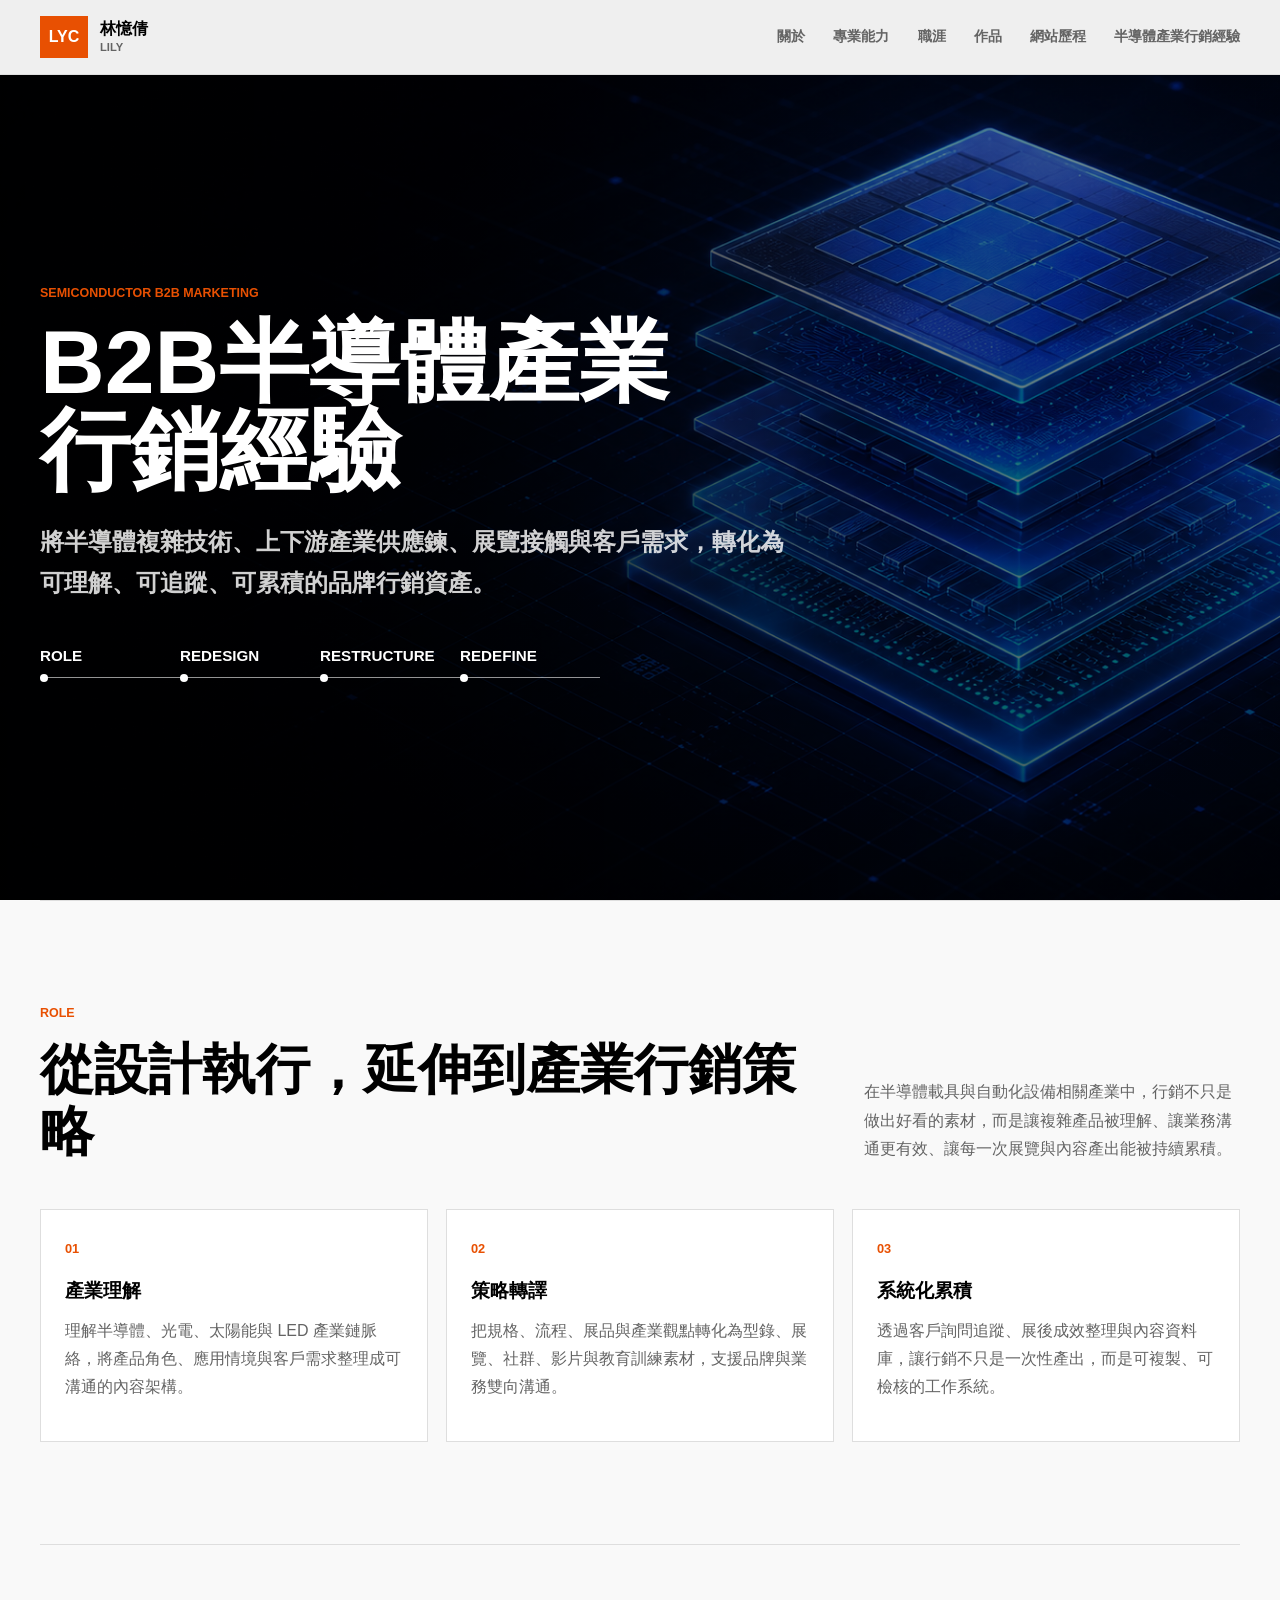
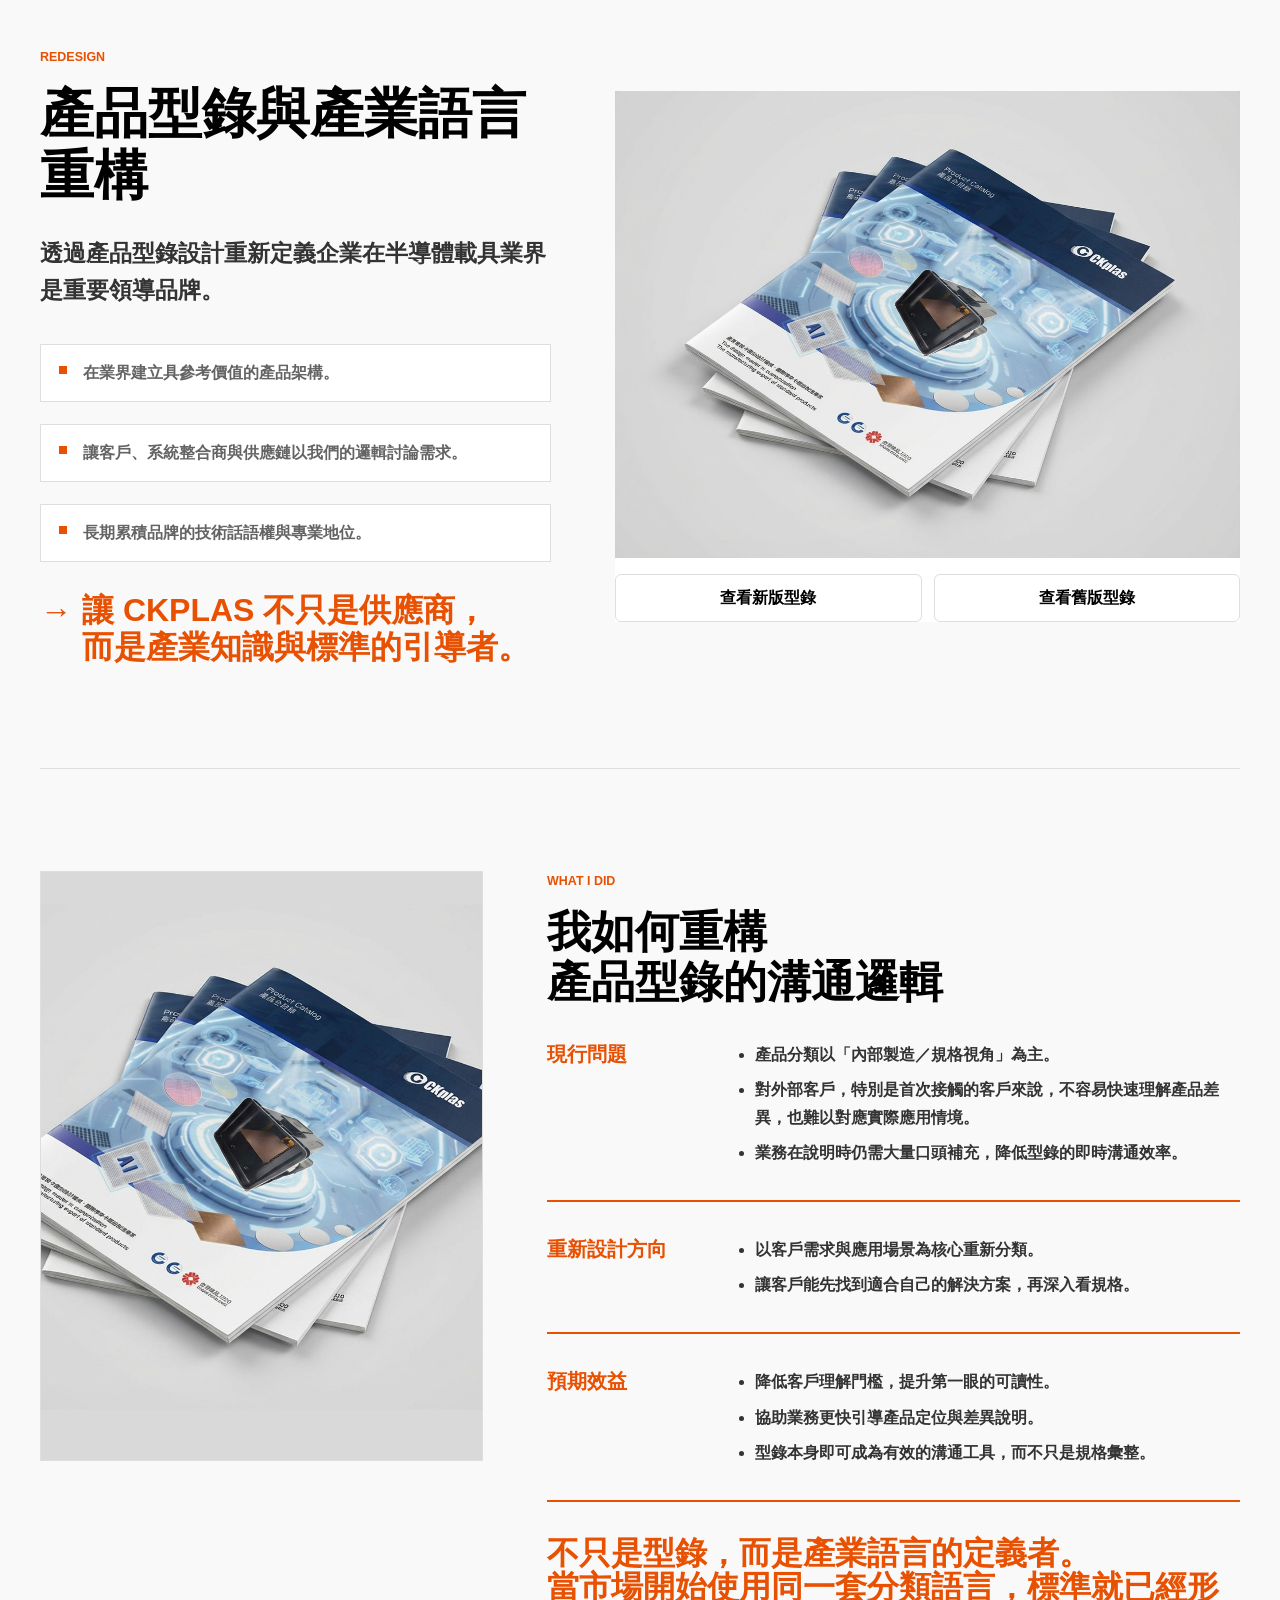
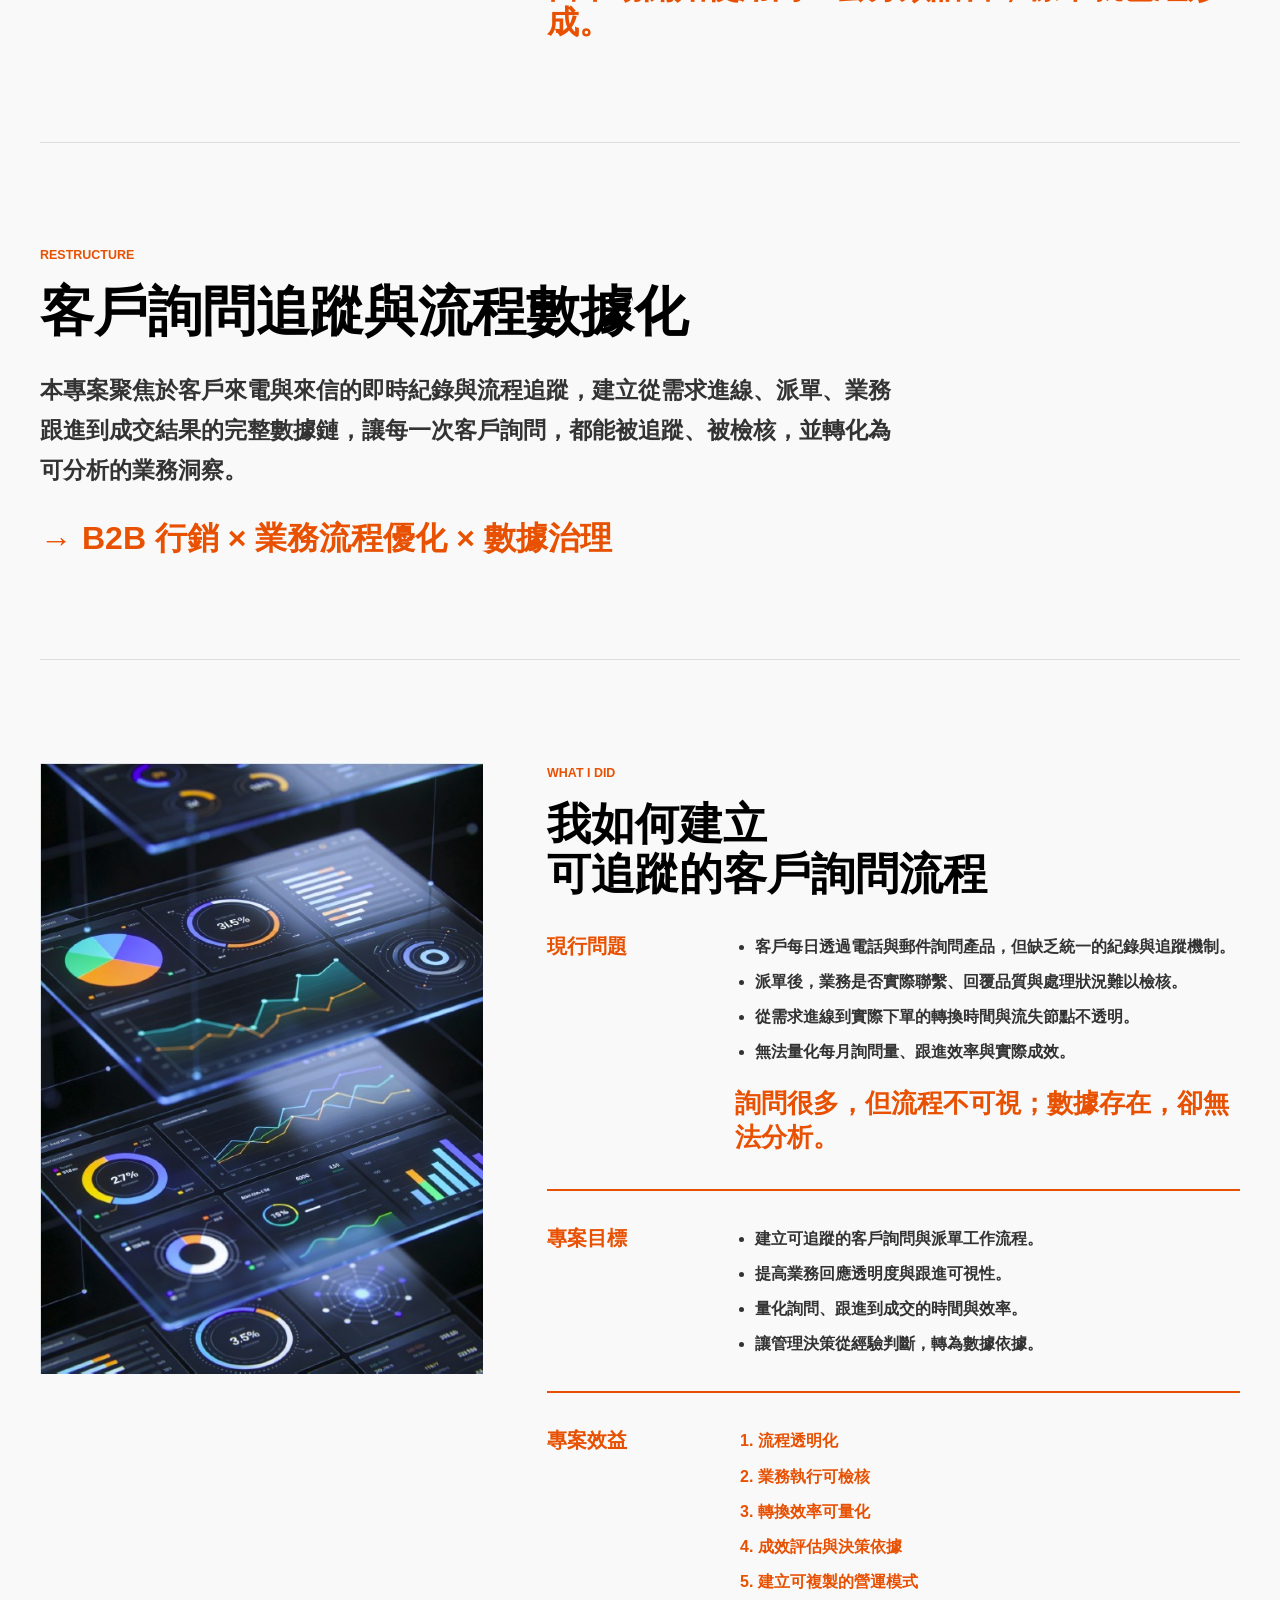
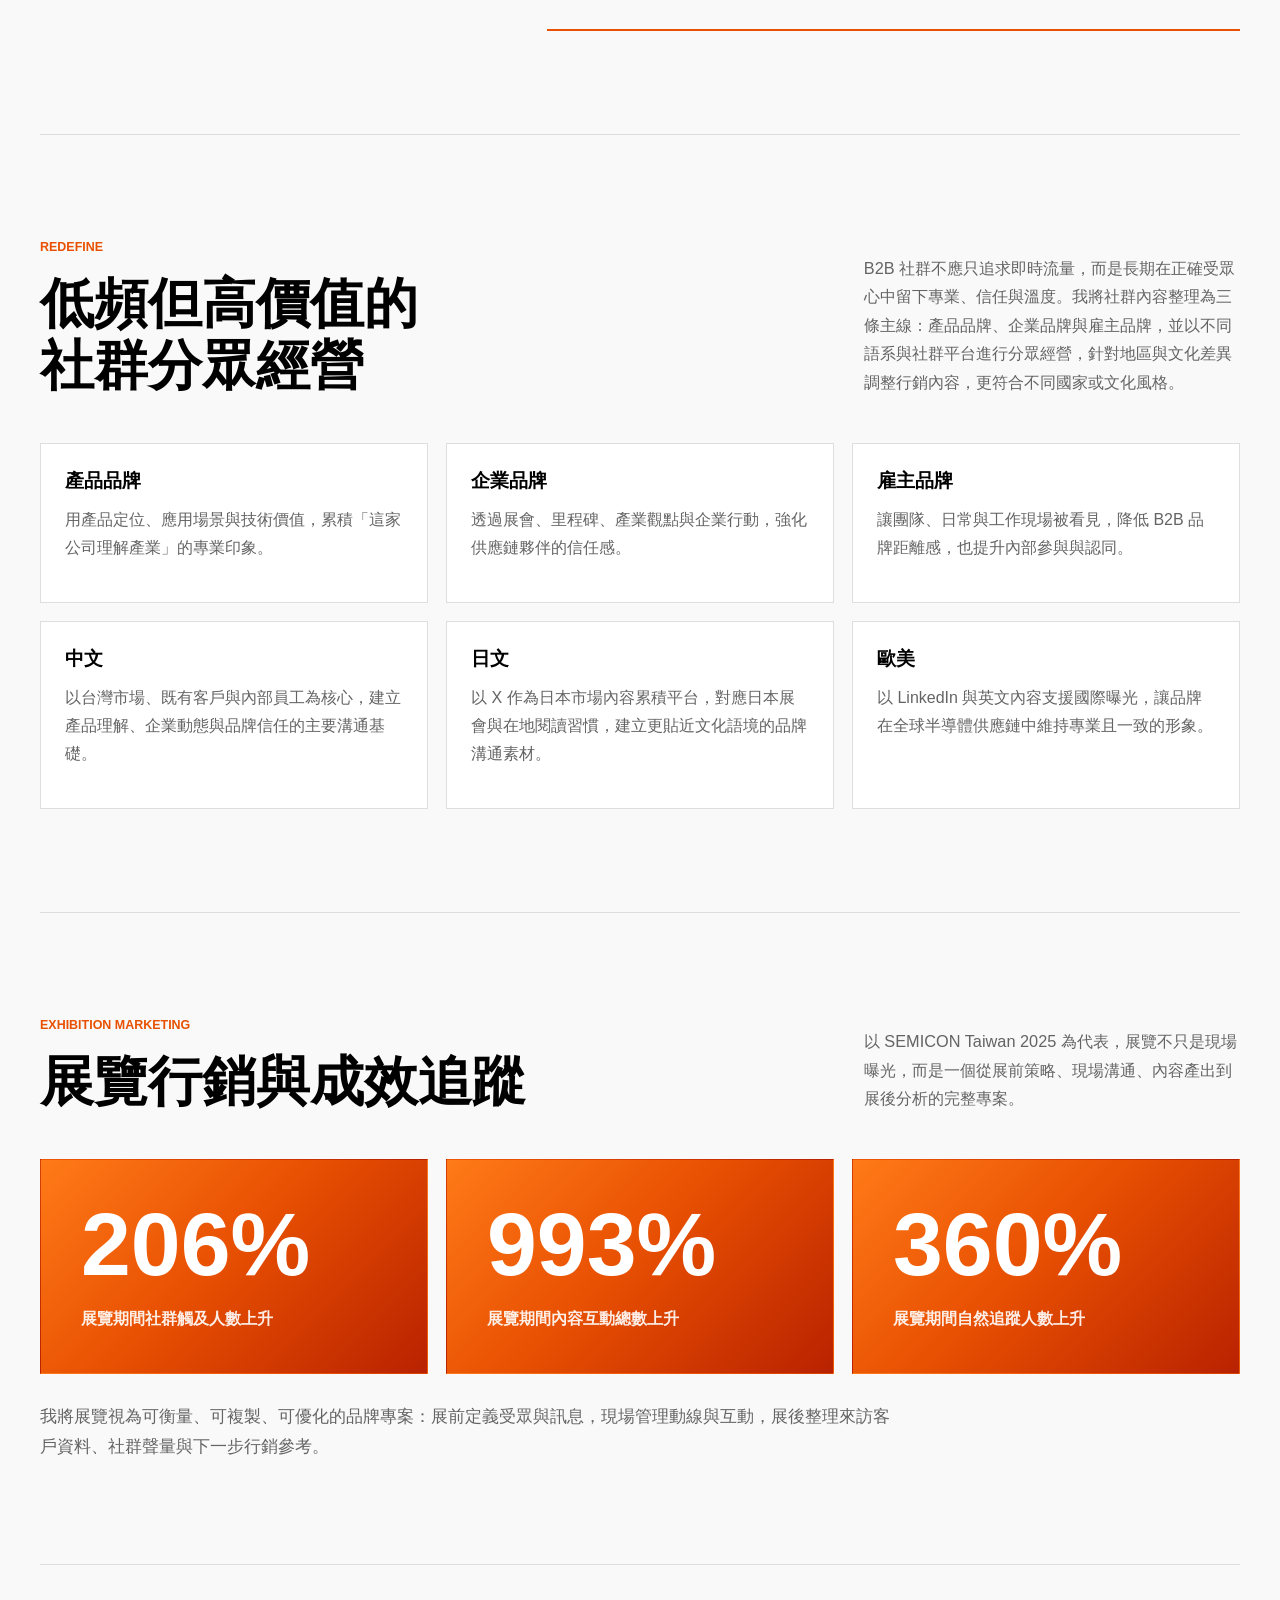
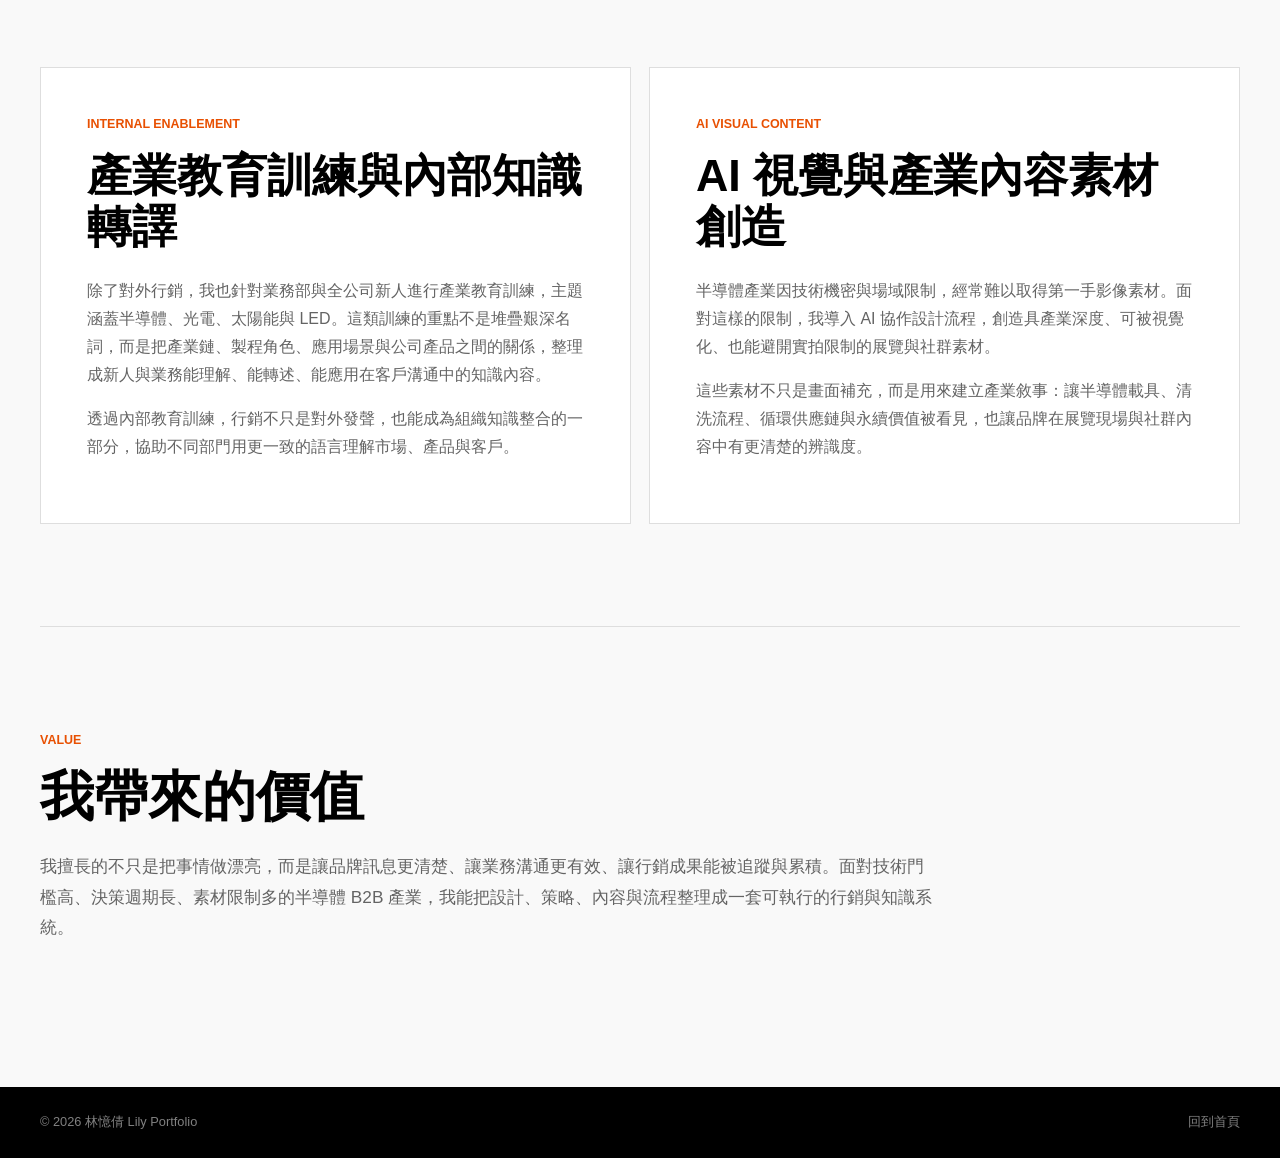
<file: semi-marketing.html>
<!DOCTYPE html>
<html lang="zh-Hant">
<head>
  <meta charset="UTF-8">
  <meta name="viewport" content="width=device-width, initial-scale=1.0">
  <meta name="description" content="林憶倩 Lily 的半導體產業行銷經驗，聚焦 B2B 行銷、展覽企劃、社群策略、產品型錄、產業教育訓練與行銷數據化。">
  <title>半導體產業行銷經驗｜Lily</title>
  <link rel="stylesheet" href="styles.css">
</head>
<body class="marketing-page">
  <a class="skip-link" href="#main-content">跳至主要內容</a>

  <header class="site-header">
    <div class="header-inner">
      <a class="brand" href="index.html#home" aria-label="回到首頁">
        <span class="brand-mark">LYC</span>
        <span>林憶倩 <small>Lily</small></span>
      </a>
      <button class="nav-toggle" type="button" aria-label="開啟導覽選單" aria-expanded="false" aria-controls="site-nav">
        <span></span>
        <span></span>
        <span></span>
      </button>
      <nav id="site-nav" class="site-nav" aria-label="主要導覽">
        <a href="index.html#about">關於</a>
        <a href="index.html#skills">專業能力</a>
        <a href="index.html#career">職涯</a>
        <a href="index.html#projects">作品</a>
        <a href="index.html#web-history">網站歷程</a>
        <a href="semi-marketing.html" aria-current="page">半導體產業行銷經驗</a>
      </nav>
    </div>
  </header>

  <main id="main-content">
    <section id="top" class="marketing-hero">
      <div class="marketing-hero-copy">
        <p class="eyebrow">Semiconductor B2B Marketing</p>
        <h1>B2B半導體產業<br>行銷經驗</h1>
        <p class="lead">
          將半導體複雜技術、上下游產業供應鍊、展覽接觸與客戶需求，轉化為可理解、可追蹤、可累積的品牌行銷資產。
        </p>
        <nav class="marketing-hero-anchors" aria-label="半導體行銷頁面區塊導覽">
          <a href="#experience">ROLE</a>
          <a href="#redesign">REDESIGN</a>
          <a href="#restructure">RESTRUCTURE</a>
          <a href="#redefine">REDEFINE</a>
        </nav>
      </div>
    </section>

    <section id="experience" class="marketing-section intro-section">
      <div class="section-heading">
        <div>
          <p class="eyebrow">Role</p>
          <h2>從設計執行，延伸到產業行銷策略</h2>
        </div>
        <p>
          在半導體載具與自動化設備相關產業中，行銷不只是做出好看的素材，而是讓複雜產品被理解、讓業務溝通更有效、讓每一次展覽與內容產出能被持續累積。
        </p>
      </div>
      <div class="marketing-lead-grid">
        <article>
          <span>01</span>
          <h3>產業理解</h3>
          <p>理解半導體、光電、太陽能與 LED 產業鏈脈絡，將產品角色、應用情境與客戶需求整理成可溝通的內容架構。</p>
        </article>
        <article>
          <span>02</span>
          <h3>策略轉譯</h3>
          <p>把規格、流程、展品與產業觀點轉化為型錄、展覽、社群、影片與教育訓練素材，支援品牌與業務雙向溝通。</p>
        </article>
        <article>
          <span>03</span>
          <h3>系統化累積</h3>
          <p>透過客戶詢問追蹤、展後成效整理與內容資料庫，讓行銷不只是一次性產出，而是可複製、可檢核的工作系統。</p>
        </article>
      </div>
    </section>

    <section id="redesign" class="marketing-section redesign-section">
      <div class="redesign-copy">
        <p class="eyebrow">Redesign</p>
        <h2>產品型錄與產業語言重構</h2>
        <p class="lead">
          透過產品型錄設計重新定義企業在半導體載具業界是重要領導品牌。
        </p>
        <ul class="redesign-list">
          <li>在業界建立具參考價值的產品架構。</li>
          <li>讓客戶、系統整合商與供應鏈以我們的邏輯討論需求。</li>
          <li>長期累積品牌的技術話語權與專業地位。</li>
        </ul>
        <p class="section-highlight">
          讓 CKPLAS 不只是供應商，<br>而是產業知識與標準的引導者。
        </p>
      </div>
      <figure class="redesign-media">
        <img src="assets/product-catalog-redesign-hero.jpg" alt="CKplas 產品型錄設計展示" width="1200" height="900" loading="lazy" decoding="async">
        <figcaption class="catalog-actions" aria-label="產品型錄 PDF 查看連結">
          <a class="button primary" href="assets/ckplas-product-catalog-2025.pdf" target="_blank" rel="noopener noreferrer">查看新版型錄</a>
          <a class="button ghost" href="assets/ckplas-product-catalog-2024.pdf" target="_blank" rel="noopener noreferrer">查看舊版型錄</a>
        </figcaption>
      </figure>
    </section>

    <section class="marketing-section redesign-detail-section">
      <figure class="redesign-detail-media">
        <img src="assets/visual-ckplas-product-catalog.jpg" alt="CKplas 產品型錄封面設計" width="1200" height="900" loading="lazy" decoding="async">
      </figure>
      <div class="redesign-detail-copy" aria-label="產品型錄重構說明">
        <div class="redesign-detail-heading">
          <p class="eyebrow">What I Did</p>
          <h2>我如何重構<br>產品型錄的溝通邏輯</h2>
        </div>
        <article>
          <h3>現行問題</h3>
          <ul>
            <li>產品分類以「內部製造／規格視角」為主。</li>
            <li>對外部客戶，特別是首次接觸的客戶來說，不容易快速理解產品差異，也難以對應實際應用情境。</li>
            <li>業務在說明時仍需大量口頭補充，降低型錄的即時溝通效率。</li>
          </ul>
        </article>
        <article>
          <h3>重新設計方向</h3>
          <ul>
            <li>以客戶需求與應用場景為核心重新分類。</li>
            <li>讓客戶能先找到適合自己的解決方案，再深入看規格。</li>
          </ul>
        </article>
        <article>
          <h3>預期效益</h3>
          <ul>
            <li>降低客戶理解門檻，提升第一眼的可讀性。</li>
            <li>協助業務更快引導產品定位與差異說明。</li>
            <li>型錄本身即可成為有效的溝通工具，而不只是規格彙整。</li>
          </ul>
        </article>
        <p class="detail-highlight">
          不只是型錄，而是產業語言的定義者。<br>當市場開始使用同一套分類語言，標準就已經形成。
        </p>
      </div>
    </section>

    <section id="restructure" class="marketing-section restructure-section">
      <div class="restructure-copy">
        <p class="eyebrow">Restructure</p>
        <h2>客戶詢問追蹤與流程數據化</h2>
        <p class="lead">
          本專案聚焦於客戶來電與來信的即時紀錄與流程追蹤，建立從需求進線、派單、業務跟進到成交結果的完整數據鏈，讓每一次客戶詢問，都能被追蹤、被檢核，並轉化為可分析的業務洞察。
        </p>
        <p class="section-highlight process-focus">B2B 行銷 × 業務流程優化 × 數據治理</p>
      </div>
    </section>

    <section class="marketing-section process-detail-section">
      <figure class="process-detail-media">
        <img src="assets/customer-inquiry-workflow-analytics.jpg" alt="客戶詢問追蹤與流程數據化儀表板視覺" width="531" height="732" loading="lazy" decoding="async">
      </figure>
      <div class="process-detail-copy" aria-label="客戶詢問流程重整說明">
        <div class="process-detail-heading">
          <p class="eyebrow">What I Did</p>
          <h2>我如何建立<br>可追蹤的客戶詢問流程</h2>
        </div>
        <article>
          <h3>現行問題</h3>
          <div>
            <ul>
              <li>客戶每日透過電話與郵件詢問產品，但缺乏統一的紀錄與追蹤機制。</li>
              <li>派單後，業務是否實際聯繫、回覆品質與處理狀況難以檢核。</li>
              <li>從需求進線到實際下單的轉換時間與流失節點不透明。</li>
              <li>無法量化每月詢問量、跟進效率與實際成效。</li>
            </ul>
            <p class="process-inline-highlight">詢問很多，但流程不可視；數據存在，卻無法分析。</p>
          </div>
        </article>
        <article>
          <h3>專案目標</h3>
          <ul>
            <li>建立可追蹤的客戶詢問與派單工作流程。</li>
            <li>提高業務回應透明度與跟進可視性。</li>
            <li>量化詢問、跟進到成交的時間與效率。</li>
            <li>讓管理決策從經驗判斷，轉為數據依據。</li>
          </ul>
        </article>
        <article>
          <h3>專案效益</h3>
          <ol class="process-benefits">
            <li>流程透明化</li>
            <li>業務執行可檢核</li>
            <li>轉換效率可量化</li>
            <li>成效評估與決策依據</li>
            <li>建立可複製的營運模式</li>
          </ol>
        </article>
      </div>
    </section>

    <section id="redefine" class="marketing-section strategy-section">
      <div class="section-heading">
        <div>
          <p class="eyebrow">Redefine</p>
          <h2>低頻但高價值的<br>社群分眾經營</h2>
        </div>
        <p>
          B2B 社群不應只追求即時流量，而是長期在正確受眾心中留下專業、信任與溫度。我將社群內容整理為三條主線：產品品牌、企業品牌與雇主品牌，並以不同語系與社群平台進行分眾經營，針對地區與文化差異調整行銷內容，更符合不同國家或文化風格。
        </p>
      </div>
      <div class="strategy-grid">
        <article>
          <h3>產品品牌</h3>
          <p>用產品定位、應用場景與技術價值，累積「這家公司理解產業」的專業印象。</p>
        </article>
        <article>
          <h3>企業品牌</h3>
          <p>透過展會、里程碑、產業觀點與企業行動，強化供應鏈夥伴的信任感。</p>
        </article>
        <article>
          <h3>雇主品牌</h3>
          <p>讓團隊、日常與工作現場被看見，降低 B2B 品牌距離感，也提升內部參與與認同。</p>
        </article>
        <article>
          <h3>中文</h3>
          <p>以台灣市場、既有客戶與內部員工為核心，建立產品理解、企業動態與品牌信任的主要溝通基礎。</p>
        </article>
        <article>
          <h3>日文</h3>
          <p>以 X 作為日本市場內容累積平台，對應日本展會與在地閱讀習慣，建立更貼近文化語境的品牌溝通素材。</p>
        </article>
        <article>
          <h3>歐美</h3>
          <p>以 LinkedIn 與英文內容支援國際曝光，讓品牌在全球半導體供應鏈中維持專業且一致的形象。</p>
        </article>
      </div>
    </section>

    <section class="marketing-section exhibition-section">
      <div class="section-heading">
        <div>
          <p class="eyebrow">Exhibition Marketing</p>
          <h2>展覽行銷與成效追蹤</h2>
        </div>
        <p>
          以 SEMICON Taiwan 2025 為代表，展覽不只是現場曝光，而是一個從展前策略、現場溝通、內容產出到展後分析的完整專案。
        </p>
      </div>
      <div class="metric-grid" aria-label="SEMICON Taiwan 2025 社群成效">
        <article>
          <strong>206%</strong>
          <span>展覽期間社群觸及人數上升</span>
        </article>
        <article>
          <strong>993%</strong>
          <span>展覽期間內容互動總數上升</span>
        </article>
        <article>
          <strong>360%</strong>
          <span>展覽期間自然追蹤人數上升</span>
        </article>
      </div>
      <p class="section-note">
        我將展覽視為可衡量、可複製、可優化的品牌專案：展前定義受眾與訊息，現場管理動線與互動，展後整理來訪客戶資料、社群聲量與下一步行銷參考。
      </p>
    </section>

    <section class="marketing-section narrative-section">
      <article class="narrative-card">
        <p class="eyebrow">Internal Enablement</p>
        <h2>產業教育訓練與內部知識轉譯</h2>
        <p>
          除了對外行銷，我也針對業務部與全公司新人進行產業教育訓練，主題涵蓋半導體、光電、太陽能與 LED。這類訓練的重點不是堆疊艱深名詞，而是把產業鏈、製程角色、應用場景與公司產品之間的關係，整理成新人與業務能理解、能轉述、能應用在客戶溝通中的知識內容。
        </p>
        <p>
          透過內部教育訓練，行銷不只是對外發聲，也能成為組織知識整合的一部分，協助不同部門用更一致的語言理解市場、產品與客戶。
        </p>
      </article>

      <article class="narrative-card">
        <p class="eyebrow">AI Visual Content</p>
        <h2>AI 視覺與產業內容素材創造</h2>
        <p>
          半導體產業因技術機密與場域限制，經常難以取得第一手影像素材。面對這樣的限制，我導入 AI 協作設計流程，創造具產業深度、可被視覺化、也能避開實拍限制的展覽與社群素材。
        </p>
        <p>
          這些素材不只是畫面補充，而是用來建立產業敘事：讓半導體載具、清洗流程、循環供應鏈與永續價值被看見，也讓品牌在展覽現場與社群內容中有更清楚的辨識度。
        </p>
      </article>
    </section>

    <section class="marketing-section closing-section">
      <p class="eyebrow">Value</p>
      <h2>我帶來的價值</h2>
      <p>
        我擅長的不只是把事情做漂亮，而是讓品牌訊息更清楚、讓業務溝通更有效、讓行銷成果能被追蹤與累積。面對技術門檻高、決策週期長、素材限制多的半導體 B2B 產業，我能把設計、策略、內容與流程整理成一套可執行的行銷與知識系統。
      </p>
    </section>
  </main>

  <footer class="site-footer">
    <div class="footer-inner">
      <p>© 2026 林憶倩 Lily Portfolio</p>
      <p><a href="index.html#home">回到首頁</a></p>
    </div>
  </footer>

  <a class="back-to-top" href="#top" aria-label="回到頁面頂端" title="回到頁面頂端">
    <span aria-hidden="true">↑</span>
  </a>

  <script src="script.js"></script>
</body>
</html>
</file>
<file: styles.css>
:root {
  --ink: #000000;
  --muted: #646464;
  --paper: #f9f9f9;
  --surface: #ffffff;
  --dark: #000000;
  --dark-soft: #333333;
  --teal: #e85002;
  --teal-light: #fff0e8;
  --coral: #e85002;
  --coral-light: #ffe1d2;
  --gold: #c10801;
  --blue: #646464;
  --line: #dedede;
  --line-dark: rgba(255, 255, 255, 0.18);
  --shadow: 0 18px 52px rgba(0, 0, 0, 0.12);
  --content: 1200px;
  --header-height: 74px;
}

* {
  box-sizing: border-box;
}

html {
  scroll-behavior: smooth;
  scroll-padding-top: calc(var(--header-height) + 18px);
}

body {
  margin: 0;
  background: var(--paper);
  color: var(--ink);
  font-family: "Microsoft JhengHei", "PingFang TC", "Noto Sans TC", Arial, sans-serif;
  line-height: 1.75;
}

body.nav-open {
  overflow: hidden;
}

img {
  display: block;
  max-width: 100%;
}

a {
  color: inherit;
  text-decoration: none;
}

button {
  font: inherit;
}

h1,
h2,
h3,
p {
  overflow-wrap: anywhere;
}

h1,
h2,
h3 {
  letter-spacing: 0;
}

h2 {
  margin: 0;
  font-size: clamp(2.1rem, 4.2vw, 4.15rem);
  line-height: 1.15;
}

h3 {
  margin: 0;
  font-size: 1.18rem;
  line-height: 1.4;
}

p {
  margin-top: 0;
}

ul {
  padding-left: 1.2em;
}

li + li {
  margin-top: 8px;
}

.skip-link {
  position: fixed;
  top: 8px;
  left: 8px;
  z-index: 100;
  padding: 10px 14px;
  background: var(--surface);
  border: 2px solid var(--teal);
  transform: translateY(-150%);
}

.skip-link:focus {
  transform: translateY(0);
}

.site-header {
  position: fixed;
  top: 0;
  right: 0;
  left: 0;
  z-index: 50;
  min-height: var(--header-height);
  background: transparent;
  border-bottom: 1px solid transparent;
  color: #ffffff;
  transition: background-color 180ms ease, border-color 180ms ease, color 180ms ease;
}

.site-header.is-scrolled {
  background: rgba(249, 249, 249, 0.96);
  border-bottom-color: rgba(222, 222, 222, 0.92);
  color: var(--ink);
  backdrop-filter: blur(16px);
}

.header-inner {
  display: flex;
  align-items: center;
  justify-content: space-between;
  width: min(var(--content), calc(100% - 40px));
  min-height: var(--header-height);
  margin: 0 auto;
  padding: 12px 0;
}

.brand {
  display: inline-flex;
  align-items: center;
  gap: 12px;
  font-size: 1rem;
  font-weight: 800;
  line-height: 1.15;
}

.brand small {
  display: block;
  margin-top: 2px;
  color: rgba(255, 255, 255, 0.72);
  font-size: 0.7rem;
  font-weight: 600;
  text-transform: uppercase;
}

.site-header.is-scrolled .brand small {
  color: var(--muted);
}

.brand-mark {
  display: grid;
  width: 48px;
  height: 42px;
  place-items: center;
  background: var(--teal);
  color: #ffffff;
  font-size: 1rem;
  font-weight: 900;
}

.site-nav {
  display: flex;
  align-items: center;
  gap: clamp(14px, 2.2vw, 30px);
  color: inherit;
  font-size: 0.9rem;
  font-weight: 700;
}

.site-nav a {
  position: relative;
  padding: 10px 0;
}

.site-nav a::after {
  position: absolute;
  right: 0;
  bottom: 4px;
  left: 0;
  height: 2px;
  background: var(--coral);
  content: "";
  transform: scaleX(0);
  transform-origin: left;
  transition: transform 180ms ease;
}

.site-nav a:hover::after,
.site-nav a:focus-visible::after,
.site-nav a[aria-current="true"]::after {
  transform: scaleX(1);
}

.site-nav a[aria-current="true"] {
  color: inherit;
}

.site-header:not(.is-scrolled) .brand,
.site-header:not(.is-scrolled) .site-nav {
  text-shadow: 0 1px 10px rgba(0, 0, 0, 0.48);
}

.site-header.is-scrolled .site-nav {
  color: var(--muted);
}

.nav-toggle {
  display: none;
  width: 44px;
  height: 44px;
  padding: 10px;
  border: 1px solid rgba(255, 255, 255, 0.5);
  background: rgba(0, 0, 0, 0.16);
  cursor: pointer;
}

.nav-toggle span {
  display: block;
  width: 20px;
  height: 2px;
  margin: 4px auto;
  background: #ffffff;
  transition: transform 180ms ease, opacity 180ms ease;
}

.site-header.is-scrolled .nav-toggle {
  border-color: var(--line);
  background: var(--surface);
}

.site-header.is-scrolled .nav-toggle span {
  background: var(--ink);
}

.nav-toggle[aria-expanded="true"] span:nth-child(1) {
  transform: translateY(6px) rotate(45deg);
}

.nav-toggle[aria-expanded="true"] span:nth-child(2) {
  opacity: 0;
}

.nav-toggle[aria-expanded="true"] span:nth-child(3) {
  transform: translateY(-6px) rotate(-45deg);
}

.hero {
  position: relative;
  min-height: 100svh;
  overflow: hidden;
  background: #000000;
  color: #ffffff;
}

.hero::before {
  display: none;
}

.hero::after {
  position: absolute;
  bottom: 0;
  left: 0;
  z-index: 3;
  width: 100%;
  height: 6px;
  background: var(--teal);
  content: "";
}

.hero-inner {
  position: relative;
  z-index: 2;
  display: grid;
  grid-template-columns: minmax(250px, 0.9fr) minmax(360px, 1.1fr) minmax(300px, 0.95fr);
  align-items: center;
  gap: clamp(22px, 3vw, 48px);
  width: min(var(--content), calc(100% - 40px));
  min-height: 100svh;
  margin: 0 auto;
  padding: clamp(42px, 5vw, 72px) 0;
}

.hero-copy {
  position: relative;
  z-index: 3;
  grid-column: 1;
  width: 100%;
  padding-right: 10px;
  text-shadow: 0 2px 14px rgba(0, 0, 0, 0.4);
}

.hero-kicker {
  margin: 0 0 14px;
  color: #ffffff;
  font-size: 0.82rem;
  font-weight: 800;
  text-transform: uppercase;
}

.eyebrow {
  margin: 0 0 14px;
  color: var(--teal);
  font-size: 0.78rem;
  font-weight: 900;
  letter-spacing: 0;
  text-transform: uppercase;
}

.hero .eyebrow {
  color: #ffffff;
}

.hero h1 {
  margin: 0;
  color: #ffffff;
  font-size: clamp(3.8rem, 6.6vw, 6.4rem);
  line-height: 0.92;
}

.hero h1 span {
  display: block;
  margin-top: 10px;
  color: #ffffff;
  font-size: 0.5em;
  font-weight: 600;
}

.hero-role {
  max-width: 360px;
  margin: 28px 0 0;
  color: #ffffff;
  font-size: clamp(0.78rem, 1.15vw, 0.96rem);
  font-weight: 800;
  text-transform: uppercase;
}

.hero-intro {
  max-width: 340px;
  margin: 16px 0 0;
  color: rgba(255, 255, 255, 0.82);
  font-size: 0.95rem;
}

.hero-actions {
  display: flex;
  flex-wrap: wrap;
  gap: 12px;
  margin-top: 28px;
}

.button {
  display: inline-flex;
  min-height: 48px;
  align-items: center;
  justify-content: center;
  padding: 0 22px;
  border: 1px solid transparent;
  border-radius: 6px;
  font-weight: 800;
  transition: background 180ms ease, color 180ms ease, transform 180ms ease;
}

.button:hover,
.button:focus-visible {
  transform: translateY(-2px);
}

.button.primary {
  background: #ffffff;
  color: #000000;
}

.button.primary:hover,
.button.primary:focus-visible {
  background: #000000;
  color: #ffffff;
}

.hero .button.ghost {
  border-color: rgba(255, 255, 255, 0.78);
  color: #ffffff;
}

.hero .button.ghost:hover,
.hero .button.ghost:focus-visible {
  background: #ffffff;
  color: #000000;
}

.hero-portrait {
  position: absolute;
  top: 0;
  bottom: 0;
  left: 50%;
  z-index: 1;
  width: 100vw;
  height: 100%;
  margin: 0;
  overflow: hidden;
  transform: translateX(-50%);
}

.hero-portrait::before {
  display: none;
}

.hero-portrait img {
  width: 100%;
  height: 100%;
  object-fit: cover;
  object-position: center center;
  filter: contrast(1.06);
}

.hero-profile {
  position: relative;
  z-index: 3;
  grid-column: 3;
  width: 100%;
  max-width: 360px;
  margin-left: auto;
  color: #ffffff;
  text-shadow: 0 2px 14px rgba(0, 0, 0, 0.4);
}

.hero-profile-label {
  margin: 0 0 20px;
  color: #ffffff;
  font-size: 0.76rem;
  font-weight: 900;
  text-transform: uppercase;
}

.hero-profile-list {
  display: grid;
  grid-template-columns: repeat(2, minmax(0, 1fr));
  gap: 0 18px;
  margin: 0;
}

.hero-profile-list div {
  padding: 11px 0;
  border-top: 1px solid rgba(255, 255, 255, 0.2);
}

.hero-profile-list .wide {
  grid-column: 1 / -1;
}

.hero-profile-list dt {
  color: rgba(255, 255, 255, 0.58);
  font-size: 0.68rem;
  font-weight: 800;
}

.hero-profile-list dd {
  margin: 2px 0 0;
  color: #ffffff;
  font-size: 0.88rem;
  font-weight: 700;
}

.hero-profile-list a {
  text-decoration: underline;
  text-decoration-color: rgba(255, 255, 255, 0.42);
  text-underline-offset: 3px;
}

.hero-profile-list a:hover,
.hero-profile-list a:focus-visible {
  text-decoration-color: #ffffff;
}

.hero-social {
  display: flex;
  flex-wrap: wrap;
  gap: 9px;
  margin-top: 22px;
}

.social-icon {
  display: grid;
  width: 38px;
  height: 38px;
  place-items: center;
  border: 1px solid rgba(255, 255, 255, 0.72);
  border-radius: 50%;
  color: #ffffff;
  font-size: 0.72rem;
  font-weight: 900;
  line-height: 1;
  transition: background 180ms ease, border-color 180ms ease, color 180ms ease;
}

a.social-icon:hover,
a.social-icon:focus-visible {
  border-color: var(--teal);
  background: var(--teal);
}

.social-icon.is-disabled {
  border-color: rgba(255, 255, 255, 0.28);
  color: rgba(255, 255, 255, 0.42);
  cursor: not-allowed;
}

.section {
  width: min(var(--content), calc(100% - 40px));
  margin: 0 auto;
  padding: clamp(76px, 9vw, 124px) 0;
}

.section + .section {
  border-top: 1px solid var(--line);
}

.section-label {
  display: flex;
  align-items: flex-start;
  justify-content: space-between;
}

.section-index {
  margin: 0;
  color: var(--coral);
  font-size: 0.9rem;
  font-weight: 900;
}

.about-section {
  display: block;
}

.about-heading {
  display: grid;
  grid-template-columns: repeat(2, minmax(0, 1fr));
  gap: clamp(32px, 4vw, 64px);
  align-items: start;
}

.about-meta {
  display: flex;
  align-items: center;
  width: auto;
  margin-bottom: 24px;
}

.about-meta .eyebrow,
.about-meta .section-index {
  margin: 0;
}

.about-lead h2 {
  margin: 0;
  font-size: clamp(2.35rem, 4.2vw, 4rem);
  line-height: 1.08;
  text-box-edge: cap alphabetic;
  text-box-trim: trim-both;
}

.lead {
  margin: 28px 0 0;
  color: var(--teal);
  font-size: 1rem;
  font-weight: 700;
  line-height: 1.75;
  text-box-edge: cap alphabetic;
  text-box-trim: trim-both;
}

.about-body {
  padding-top: 48px;
  color: var(--muted);
  font-size: 1rem;
  line-height: 1.75;
}

.about-body p {
  margin: 0 0 24px;
  text-box-edge: cap alphabetic;
  text-box-trim: trim-both;
}

.about-body p:last-of-type {
  margin-bottom: 0;
}

.about-highlights {
  display: flex;
  flex-wrap: wrap;
  gap: 8px;
  margin-top: 28px;
}

.about-highlights span,
.status {
  display: inline-flex;
  align-items: center;
  min-height: 28px;
  padding: 3px 10px;
  border: 1px solid var(--line);
  border-radius: 999px;
  font-size: 0.72rem;
  font-weight: 800;
}

.section-heading {
  display: grid;
  grid-template-columns: minmax(0, 1fr) minmax(260px, 0.48fr);
  gap: 40px;
  align-items: end;
  margin-bottom: 46px;
}

.section-heading > p {
  margin: 0;
  color: var(--muted);
}

.skills-section {
  width: 100%;
  max-width: none;
  padding-inline: max(20px, calc((100% - var(--content)) / 2));
  background: #fff;
}

.skills-grid {
  display: grid;
  grid-template-columns: repeat(4, minmax(0, 1fr));
  border-top: 1px solid var(--line);
  border-left: 1px solid var(--line);
}

.skill-card {
  display: flex;
  flex-direction: column;
  min-height: 290px;
  padding: 24px;
  border-right: 1px solid var(--line);
  border-bottom: 1px solid var(--line);
  background: var(--surface);
}

.skill-number {
  margin: 0 0 28px;
  color: var(--coral);
  font-size: 0.78rem;
  font-weight: 900;
}

.skill-card h3 {
  margin-bottom: 14px;
  font-size: 1.25rem;
}

.skill-card > p:not(.skill-number):not(.tool-list) {
  color: var(--muted);
}

.tool-list {
  min-height: calc(3.2em + 22px);
  margin: auto 0 0;
  padding-top: 22px;
  color: var(--teal);
  font-size: 0.78rem;
  font-weight: 800;
  line-height: 1.6;
}

.career-section {
  background: var(--paper);
}

.career-timeline {
  position: relative;
  border-top: 1px solid var(--ink);
}

.career-timeline::before {
  position: absolute;
  top: 0;
  bottom: 0;
  left: 210px;
  width: 1px;
  background: var(--line);
  content: "";
}

.career-entry {
  position: relative;
  display: grid;
  grid-template-columns: 210px minmax(0, 1fr);
  border-bottom: 1px solid var(--line);
}

.career-entry::before {
  position: absolute;
  top: 42px;
  left: 204px;
  z-index: 1;
  width: 13px;
  height: 13px;
  border: 3px solid var(--paper);
  border-radius: 50%;
  background: var(--teal);
  content: "";
}

.career-entry.featured::before {
  background: var(--teal);
}

.career-date {
  padding: 34px 34px 34px 0;
}

.career-date time {
  display: block;
  font-size: 0.95rem;
  font-weight: 900;
  line-height: 1.45;
}

.career-date span {
  display: block;
  margin-top: 10px;
  color: var(--muted);
  font-size: 0.75rem;
}

.career-content {
  padding: 34px 0 38px 46px;
}

.career-type,
.item-meta {
  margin: 0 0 6px;
  color: var(--teal);
  font-size: 0.76rem;
  font-weight: 900;
  text-transform: uppercase;
}

.career-content h3 {
  margin-bottom: 12px;
  font-size: 1.5rem;
}

.career-content p,
.career-content li {
  color: var(--muted);
}

.career-content p:last-child,
.career-content ul:last-child {
  margin-bottom: 0;
}

.career-entry.featured .career-content {
  background: transparent;
  color: inherit;
  padding-right: 0;
}

.career-entry.featured .career-type {
  color: var(--teal);
}

.career-entry.featured .career-content h3 {
  color: var(--ink);
}

.career-entry.featured .career-content p,
.career-entry.featured .career-content li {
  color: var(--muted);
}

.career-entry.featured .career-content .career-type {
  color: var(--teal);
}

.career-entry.concurrent .career-date span {
  color: var(--muted);
  font-weight: 600;
}

.career-entry.education::before {
  background: var(--gold);
}

.ai-agent-section {
  background: var(--paper);
}

.ai-agent-heading {
  align-items: end;
}

.ai-agent-grid {
  display: grid;
  grid-template-columns: repeat(3, minmax(0, 1fr));
  gap: 14px;
}

.ai-agent-card {
  position: relative;
  display: flex;
  min-height: 430px;
  flex-direction: column;
  padding: 0;
  overflow: hidden;
  border: 0;
  border-radius: 6px;
  background: #000000;
  color: #ffffff;
  box-shadow: 0 16px 38px rgba(193, 8, 1, 0.16);
  transition: box-shadow 180ms ease, transform 180ms ease;
}

.ai-agent-card::before {
  position: absolute;
  inset: 0;
  z-index: 1;
  background: linear-gradient(
    180deg,
    rgba(232, 80, 2, 0.98) 0%,
    rgba(193, 8, 1, 0.9) 30%,
    rgba(193, 8, 1, 0.56) 47%,
    rgba(0, 0, 0, 0.04) 72%
  );
  content: "";
  pointer-events: none;
}

.ai-agent-card:hover,
.ai-agent-card:focus-visible {
  box-shadow: 0 22px 48px rgba(193, 8, 1, 0.26);
  transform: translateY(-4px);
}

.ai-agent-card-copy {
  position: relative;
  z-index: 2;
  min-height: 190px;
  padding: 28px 56px 20px 24px;
}

.ai-agent-card h3 {
  margin: 0 0 16px;
  color: #ffffff;
  font-size: 1.2rem;
}

.ai-agent-card p {
  margin: 0;
  color: rgba(255, 255, 255, 0.84);
  font-size: 0.92rem;
}

.ai-agent-card-media {
  position: absolute;
  inset: 0;
  z-index: 0;
  margin: 0;
  overflow: hidden;
  border: 0;
  border-radius: 0;
  background: #000000;
}

.ai-agent-card-media img {
  width: 100%;
  height: 100%;
  object-fit: cover;
  transition: transform 240ms ease;
}

.ai-agent-card:hover .ai-agent-card-media img,
.ai-agent-card:focus-visible .ai-agent-card-media img {
  transform: scale(1.025);
}

.ai-agent-action {
  position: absolute;
  right: 18px;
  bottom: 18px;
  z-index: 3;
  display: grid;
  width: 36px;
  height: 36px;
  place-items: center;
  border-radius: 50%;
  background: #ffffff;
  color: var(--coral);
  font-size: 1.15rem;
  font-weight: 900;
  box-shadow: 0 5px 16px rgba(0, 0, 0, 0.2);
}

.projects-section {
  width: 100%;
  max-width: none;
  padding-inline: max(20px, calc((100% - var(--content)) / 2));
  background: #fff;
}

.filter-toolbar {
  display: flex;
  align-items: center;
  gap: 20px;
  margin-bottom: 18px;
}

.filter-label {
  color: var(--muted);
  font-size: 0.8rem;
  font-weight: 800;
}

.filter-group {
  display: flex;
  flex-wrap: wrap;
  gap: 4px;
  padding: 4px;
  background: #f0f0f0;
  border: 1px solid var(--line);
  border-radius: 6px;
}

.filter-button {
  min-height: 38px;
  padding: 0 15px;
  border: 0;
  border-radius: 4px;
  background: transparent;
  color: var(--muted);
  cursor: pointer;
  font-size: 0.82rem;
  font-weight: 800;
}

.filter-button:hover,
.filter-button:focus-visible {
  color: var(--ink);
}

.filter-button.active {
  background: var(--surface);
  color: var(--ink);
  box-shadow: 0 3px 12px rgba(0, 0, 0, 0.08);
}

.year-jump {
  display: flex;
  overflow-x: auto;
  gap: 22px;
  margin-bottom: 50px;
  padding: 14px 0;
  border-top: 1px solid var(--line);
  border-bottom: 1px solid var(--line);
  scrollbar-width: thin;
}

.year-jump a {
  flex: 0 0 auto;
  color: var(--muted);
  font-size: 0.82rem;
  font-weight: 900;
}

.year-jump a:hover,
.year-jump a:focus-visible {
  color: var(--coral);
}

.timeline-year {
  display: grid;
  grid-template-columns: minmax(150px, 0.28fr) minmax(0, 1fr);
  gap: 42px;
  padding: 42px 0;
  border-bottom: 1px solid var(--line);
}

.timeline-year > header time {
  display: block;
  color: var(--coral);
  font-size: clamp(2.4rem, 5vw, 4.5rem);
  font-weight: 900;
  line-height: 1;
}

.timeline-year > header p {
  margin: 12px 0 0;
  color: var(--muted);
  font-size: 0.8rem;
}

.work-grid {
  display: grid;
  grid-template-columns: repeat(2, minmax(0, 1fr));
  gap: 14px;
}

.work-card-media {
  display: none;
}

.work-card {
  display: flex;
  min-height: 240px;
  flex-direction: column;
  align-items: flex-start;
  padding: 22px;
  border: 1px solid var(--line);
  border-radius: 6px;
  background: var(--surface);
  transition: border-color 180ms ease, transform 180ms ease, box-shadow 180ms ease;
}

.work-card:hover {
  border-color: var(--teal);
  box-shadow: var(--shadow);
  transform: translateY(-3px);
}

.work-card.wide {
  grid-column: 1 / -1;
  min-height: 180px;
}

.projects-section.is-visual-mode .work-grid {
  grid-template-columns: repeat(3, minmax(0, 1fr));
  gap: 18px;
}

.projects-section.is-visual-mode .work-card {
  height: 600px;
  padding: 0 0 18px;
  overflow: hidden;
  background: var(--surface);
}

.projects-section.is-visual-mode .work-card.wide {
  grid-column: auto;
}

.projects-section.is-visual-mode .work-card-media {
  display: block;
  width: 100%;
  height: 400px;
  border-bottom: 1px solid var(--line);
  object-fit: cover;
}

.projects-section.is-visual-mode .work-card.poster-card .work-card-media {
  height: 400px;
}

.projects-section.is-visual-mode .work-card h3 {
  display: -webkit-box;
  height: 2.8em;
  margin: 18px 18px 0;
  overflow: hidden;
  font-size: 1.05rem;
  line-height: 1.4;
  -webkit-box-orient: vertical;
  -webkit-line-clamp: 2;
}

.projects-section.is-visual-mode .work-card .item-meta {
  align-content: flex-start;
  height: 58px;
  margin: 10px 18px 0;
  overflow: hidden;
}

.projects-section.is-visual-mode .work-card > p:not(.item-meta) {
  display: none;
}

.projects-section.is-visual-mode .work-card .text-link {
  display: inline-flex;
  align-items: center;
  min-height: 30px;
  margin: auto 18px 0;
}

.projects-section.is-uiux-mode .work-grid {
  grid-template-columns: repeat(2, minmax(0, 1fr));
  gap: 18px;
}

.projects-section.is-uiux-mode .work-card {
  height: auto;
  min-height: 0;
  padding: 0 0 18px;
  overflow: hidden;
  background: var(--surface);
}

.projects-section.is-uiux-mode .work-card.wide {
  grid-column: auto;
}

.projects-section.is-uiux-mode .work-card-media {
  display: block;
  width: 100%;
  height: 320px;
  flex: 0 0 320px;
  border-bottom: 1px solid var(--line);
  object-fit: cover;
  object-position: center;
}

.projects-section.is-uiux-mode .work-card-placeholder {
  background: #333333;
}

.projects-section.is-uiux-mode .work-card h3 {
  display: block;
  height: 1.4em;
  margin: 18px 18px 0;
  overflow: hidden;
  font-size: 1.05rem;
  line-height: 1.4;
  text-overflow: ellipsis;
  white-space: nowrap;
}

.projects-section.is-uiux-mode .work-card .item-meta {
  height: 30px;
  flex-wrap: nowrap;
  align-items: flex-start;
  margin: 10px 18px 0;
  overflow: hidden;
  white-space: nowrap;
}

.projects-section.is-uiux-mode .work-card .item-meta-tag {
  flex: 0 0 auto;
}

.projects-section.is-uiux-mode .work-card > p:not(.item-meta) {
  display: none;
}

.projects-section.is-uiux-mode .work-card .text-link,
.projects-section.is-uiux-mode .work-card .status {
  margin: 10px 18px 0;
}

.work-card h3 {
  margin-bottom: 12px;
}

.work-card > p:not(.item-meta) {
  color: var(--muted);
}

.work-card .text-link,
.work-card .status {
  margin-top: auto;
}

.projects-section.is-video-mode .timeline-year {
  grid-template-columns: 1fr;
  gap: 22px;
}

.projects-section.is-video-mode .timeline-year > header {
  display: flex;
  align-items: end;
  justify-content: space-between;
  gap: 20px;
}

.projects-section.is-video-mode .timeline-year > header p {
  max-width: 320px;
  margin: 0;
  text-align: right;
}

.projects-section.is-video-mode .work-grid {
  grid-template-columns: repeat(6, minmax(0, 1fr));
  gap: 16px;
}

.projects-section.is-marketing-mode .work-grid {
  grid-template-columns: 1fr;
}

.projects-section.is-marketing-mode .work-card {
  grid-column: auto;
}

.projects-section.is-video-mode .work-card {
  grid-column: span 2;
  position: relative;
  aspect-ratio: 9 / 16;
  min-height: 0;
  justify-content: flex-end;
  padding: 24px;
  overflow: hidden;
  border: 0;
  background: #111111;
  color: #ffffff;
  isolation: isolate;
}

.projects-section.is-video-mode .work-card.video-landscape {
  grid-column: span 3;
  aspect-ratio: 16 / 9;
}

.projects-section.is-video-mode .work-card::after {
  position: absolute;
  inset: 0;
  z-index: 1;
  background: linear-gradient(
    45deg,
    rgb(166 55 0 / 98%) 0%,
    rgb(0 0 0 / 92%) 19%,
    rgba(0, 0, 0, 0.58) 39%,
    rgba(0, 0, 0, 0.06) 100%
  );
  content: "";
  pointer-events: none;
}

.projects-section.is-video-mode .work-card-media {
  position: absolute;
  inset: 0;
  z-index: 0;
  display: block;
  width: 100%;
  height: 100%;
  object-fit: cover;
  transition: transform 240ms ease;
}

.projects-section.is-video-mode .work-card:hover .work-card-media,
.projects-section.is-video-mode .work-card:focus-within .work-card-media {
  transform: scale(1.03);
}

.projects-section.is-video-mode .work-card > :not(.work-card-media) {
  position: relative;
  z-index: 2;
}

.projects-section.is-video-mode .work-card h3 {
  margin: 0 0 10px;
  color: #ffffff;
  font-size: 1.08rem;
}

.projects-section.is-video-mode .work-card > p:not(.item-meta) {
  margin: 0;
  color: rgba(255, 255, 255, 0.82);
  font-size: 0.86rem;
}

.projects-section.is-video-mode .work-card .item-meta {
  margin: 0 0 12px;
}

.projects-section.is-video-mode .work-card .item-meta-tag {
  padding: 3px 9px;
  border-color: rgba(255, 255, 255, 0.72);
  background: rgba(0, 0, 0, 0.22);
  color: #ffffff;
}

.projects-section.is-video-mode .work-card .text-link {
  margin-top: 16px;
  color: #ffffff;
}

.projects-section.is-video-mode .work-card:hover {
  box-shadow: 0 18px 46px rgba(193, 8, 1, 0.25);
}

.text-link {
  color: var(--teal);
  font-size: 0.82rem;
  font-weight: 900;
}

.text-link:hover,
.text-link:focus-visible {
  color: var(--coral);
}

.filter-empty {
  padding: 34px;
  border: 1px dashed var(--line);
  color: var(--muted);
  text-align: center;
}

.is-hidden {
  display: none !important;
}

.web-section {
  width: 100%;
  max-width: none;
  padding-inline: max(20px, calc((100% - var(--content)) / 2));
  background: var(--paper);
}

.web-timeline {
  border-top: 1px solid var(--ink);
}

.web-year {
  display: grid;
  grid-template-columns: minmax(170px, 0.3fr) minmax(0, 1fr);
  gap: 44px;
  padding: 40px 0;
  border-bottom: 1px solid var(--line);
}

.web-year > header time {
  display: block;
  color: var(--teal);
  font-size: clamp(2.2rem, 4vw, 3.8rem);
  font-weight: 900;
  line-height: 1;
}

.web-year > header span {
  display: block;
  margin-top: 12px;
  color: var(--muted);
  font-size: 0.73rem;
  font-weight: 800;
}

.web-items {
  display: grid;
  gap: 10px;
}

.web-item {
  display: grid;
  grid-template-columns: minmax(0, 1fr) auto;
  gap: 20px;
  align-items: start;
  padding: 20px;
  border: 1px solid var(--line);
  border-radius: 6px;
  background: rgba(255, 255, 255, 0.72);
}

.web-item h3 {
  margin-bottom: 6px;
}

.web-item > div:first-child > p:not(.item-meta) {
  margin-bottom: 0;
  color: var(--muted);
  font-size: 0.9rem;
}

.web-item .item-meta,
.work-card .item-meta {
  display: flex;
  flex-wrap: wrap;
  gap: 6px;
}

.web-item .item-meta {
  margin: 12px 0 0;
}

.work-card .item-meta {
  margin: 0 0 12px;
}

.web-item .item-meta-tag,
.work-card .item-meta-tag {
  display: inline-flex;
  width: fit-content;
  padding: 4px 11px;
  border-radius: 999px;
  line-height: 1.45;
}

.web-item .item-meta-tag {
  background: linear-gradient(110deg, #e85002 0%, #c10801 50%, #000000 100%);
  color: #ffffff;
}

.work-card .item-meta-tag {
  padding: 3px 10px;
  border: 1px solid var(--coral);
  background: #ffffff;
  color: var(--coral);
}

.item-actions {
  display: flex;
  align-items: center;
  gap: 8px;
}

.status.live {
  border-color: var(--teal);
  background: var(--teal-light);
  color: #c10801;
}

.status.behance {
  border-color: #a7a7a7;
  background: #f1f1f1;
  color: #333333;
}

.status.offline {
  border-color: #a7a7a7;
  background: #f1f1f1;
  color: #646464;
}

.status.private {
  border-color: #333333;
  background: #333333;
  color: #ffffff;
}

.icon-link {
  display: grid;
  width: 36px;
  height: 36px;
  place-items: center;
  border: 1px solid var(--ink);
  border-radius: 50%;
  font-size: 1rem;
  font-weight: 900;
  transition: background 180ms ease, color 180ms ease;
}

.icon-link:hover,
.icon-link:focus-visible {
  background: var(--ink);
  color: #fff;
}

.inline-links {
  display: flex;
  flex-wrap: wrap;
  gap: 8px;
  margin-top: 14px;
}

.inline-links a {
  color: var(--teal);
  font-size: 0.78rem;
  font-weight: 900;
  text-decoration: underline;
  text-underline-offset: 3px;
}

.milestones {
  display: grid;
  gap: 8px;
  margin: 16px 0 0;
  padding: 0;
  list-style: none;
}

.milestones li {
  display: grid;
  grid-template-columns: 52px 1fr;
  gap: 10px;
  color: var(--muted);
  font-size: 0.84rem;
}

.milestones time {
  color: var(--coral);
  font-weight: 900;
}

.contact-section {
  padding: clamp(72px, 9vw, 120px) max(20px, calc((100% - var(--content)) / 2));
  background: var(--dark);
  color: #fff;
}

.contact-inner {
  display: grid;
  grid-template-columns: minmax(0, 3fr) minmax(330px, 2fr);
  gap: clamp(40px, 7vw, 100px);
}

.contact-inner h2 {
  font-size: clamp(2.4rem, 5vw, 5rem);
  white-space: nowrap;
}

.contact-inner > div > p:last-child {
  max-width: 650px;
  margin: 28px 0 0;
  color: rgba(255, 255, 255, 0.62);
}

.contact-email {
  display: grid;
  grid-template-columns: 1fr auto;
  gap: 4px 14px;
  align-self: start;
  padding: 24px 0;
  border-top: 1px solid var(--line-dark);
  border-bottom: 1px solid var(--line-dark);
}

.contact-email span:first-child {
  grid-column: 1 / -1;
  color: var(--teal);
  font-size: 0.75rem;
  font-weight: 900;
  text-transform: uppercase;
}

.contact-email strong {
  font-size: clamp(1rem, 2.2vw, 1.5rem);
}

.social-links {
  display: grid;
  grid-column: 1 / -1;
  grid-template-columns: repeat(4, minmax(0, 1fr));
  margin-top: 18px;
  border-top: 1px solid var(--line-dark);
}

.social-links a {
  display: flex;
  justify-content: space-between;
  gap: 12px;
  padding: 18px 14px 18px 0;
  border-bottom: 1px solid var(--line-dark);
  color: rgba(255, 255, 255, 0.74);
  font-size: 0.86rem;
  font-weight: 800;
}

.social-links a:hover,
.social-links a:focus-visible {
  color: var(--teal);
}

.site-footer {
  background: #000000;
  color: rgba(255, 255, 255, 0.5);
  font-size: 0.8rem;
}

.footer-inner {
  display: flex;
  justify-content: space-between;
  width: min(var(--content), calc(100% - 40px));
  gap: 20px;
  margin: 0 auto;
  padding: 24px 0;
}

.site-footer p {
  margin: 0;
}

.back-to-top {
  position: fixed;
  right: max(14px, calc((100vw - var(--content)) / 2 - 58px));
  bottom: max(18px, env(safe-area-inset-bottom));
  z-index: 45;
  display: grid;
  width: 44px;
  height: 44px;
  place-items: center;
  border-radius: 4px;
  background: var(--teal);
  box-shadow: 0 12px 28px rgba(0, 0, 0, 0.2);
  color: #ffffff;
  font-size: 0.78rem;
  font-weight: 900;
  line-height: 1;
  opacity: 0;
  pointer-events: none;
  transform: translateY(14px);
  transition: background 180ms ease, opacity 180ms ease, transform 180ms ease;
}

.back-to-top.is-visible,
.back-to-top:focus-visible {
  opacity: 1;
  pointer-events: auto;
  transform: translateY(0);
}

.back-to-top:hover,
.back-to-top:focus-visible {
  background: #c10801;
}

.marketing-page .site-header {
  background: rgba(249, 249, 249, 0.96);
  border-bottom-color: rgba(222, 222, 222, 0.92);
  color: var(--ink);
  backdrop-filter: blur(16px);
}

.marketing-page .brand small,
.marketing-page .site-header.is-scrolled .brand small {
  color: var(--muted);
}

.marketing-page .site-header:not(.is-scrolled) .brand,
.marketing-page .site-header:not(.is-scrolled) .site-nav {
  text-shadow: none;
}

.marketing-page .site-header:not(.is-scrolled) .site-nav,
.marketing-page .site-header.is-scrolled .site-nav {
  color: var(--muted);
}

.marketing-page .eyebrow {
  color: var(--coral);
  font-size: 0.78rem;
  font-weight: 900;
  letter-spacing: 0;
  text-transform: uppercase;
}

.marketing-hero {
  position: relative;
  display: grid;
  min-height: 100vh;
  padding: calc(var(--header-height) + clamp(56px, 7vw, 96px)) max(20px, calc((100% - var(--content)) / 2)) clamp(70px, 8vw, 120px);
  background:
    linear-gradient(90deg, rgba(0, 0, 0, 0.88) 0%, rgba(0, 0, 0, 0.64) 37%, rgba(0, 0, 0, 0.16) 72%),
    linear-gradient(180deg, rgba(0, 0, 0, 0.28) 0%, rgba(0, 0, 0, 0.56) 100%),
    url("assets/semi-marketing-hero.png") center / cover no-repeat;
  color: #ffffff;
}

.marketing-hero-copy {
  position: relative;
  z-index: 1;
  align-self: center;
  max-width: 760px;
}

.marketing-hero h1 {
  max-width: 820px;
  margin: 0;
  font-size: clamp(3rem, 7vw, 6.6rem);
  line-height: 0.98;
}

.marketing-hero .lead {
  max-width: 760px;
  margin: 28px 0 0;
  color: rgba(255, 255, 255, 0.82);
  font-size: clamp(1.12rem, 2vw, 1.48rem);
  line-height: 1.7;
}

.marketing-hero-anchors {
  display: flex;
  flex-wrap: wrap;
  gap: 0;
  margin-top: 36px;
}

.marketing-hero-anchors a {
  position: relative;
  min-width: clamp(92px, 11vw, 140px);
  padding: 8px 18px 12px 0;
  border-bottom: 1px solid rgba(255, 255, 255, 0.58);
  color: #ffffff;
  font-size: 0.95rem;
  font-weight: 900;
  line-height: 1.2;
  transition: border-color 160ms ease, color 160ms ease;
}

.marketing-hero-anchors a::after {
  position: absolute;
  right: 0;
  bottom: -2px;
  left: 0;
  height: 4px;
  background: var(--coral);
  content: "";
  opacity: 0;
  transform: scaleX(0);
  transform-origin: left;
  transition: opacity 160ms ease, transform 160ms ease;
}

.marketing-hero-anchors a::before {
  position: absolute;
  bottom: -5px;
  left: 0;
  z-index: 1;
  width: 8px;
  height: 8px;
  background: #ffffff;
  border-radius: 50%;
  content: "";
  transition: background 160ms ease, transform 160ms ease;
}

.marketing-hero-anchors a:hover,
.marketing-hero-anchors a:focus-visible {
  border-bottom-color: transparent;
  color: #ffffff;
}

.marketing-hero-anchors a:hover::before,
.marketing-hero-anchors a:focus-visible::before {
  background: var(--coral);
  transform: scale(1.35);
}

.marketing-hero-anchors a:hover::after,
.marketing-hero-anchors a:focus-visible::after {
  opacity: 1;
  transform: scaleX(1);
}

.marketing-section {
  width: min(var(--content), calc(100% - 40px));
  margin: 0 auto;
  padding: clamp(64px, 8vw, 108px) 0;
  border-top: 1px solid var(--line);
}

.marketing-section .section-heading > p {
  color: var(--muted);
  font-size: 1.02rem;
}

.marketing-lead-grid,
.strategy-grid,
.metric-grid,
.narrative-section {
  display: grid;
  gap: 18px;
}

.marketing-lead-grid {
  grid-template-columns: repeat(3, minmax(0, 1fr));
  margin-top: 38px;
}

.marketing-lead-grid article,
.strategy-grid article,
.narrative-card,
.metric-grid article {
  background: var(--surface);
  border: 1px solid var(--line);
}

.marketing-lead-grid article,
.strategy-grid article {
  padding: 24px;
}

.marketing-lead-grid span {
  display: inline-block;
  margin-bottom: 18px;
  color: var(--coral);
  font-size: 0.8rem;
  font-weight: 900;
}

.marketing-lead-grid h3,
.strategy-grid h3 {
  margin-bottom: 12px;
}

.marketing-lead-grid p,
.strategy-grid p,
.narrative-card p,
.section-note,
.closing-section p {
  color: var(--muted);
}

.redesign-section {
  display: grid;
  grid-template-columns: minmax(0, 0.9fr) minmax(360px, 1.1fr);
  gap: clamp(28px, 5vw, 72px);
  align-items: center;
}

.redesign-copy h2 {
  max-width: 720px;
  margin-bottom: 24px;
}

.redesign-copy .lead {
  max-width: 680px;
  color: var(--dark-soft);
  font-size: clamp(1.12rem, 2vw, 1.42rem);
  font-weight: 800;
  line-height: 1.65;
}

.section-highlight {
  position: relative;
  max-width: 760px;
  margin: 30px 0 0;
  padding-left: 42px;
  color: var(--coral);
  font-size: 2em;
  font-weight: 900;
  line-height: 1.15;
}

.section-highlight::before {
  position: absolute;
  top: 0.04em;
  left: 0;
  content: "→";
}

.redesign-list {
  display: grid;
  gap: 14px;
  max-width: 680px;
  margin: 34px 0 0;
  padding: 0;
  list-style: none;
}

.redesign-list li {
  position: relative;
  min-height: 44px;
  padding: 14px 18px 14px 42px;
  background: var(--surface);
  border: 1px solid var(--line);
  color: var(--muted);
  font-weight: 800;
}

.redesign-list li::before {
  position: absolute;
  top: 21px;
  left: 18px;
  width: 8px;
  height: 8px;
  background: var(--coral);
  content: "";
}

.redesign-media {
  margin: 0;
  background: var(--surface);
  overflow: hidden;
}

.redesign-media img {
  width: 100%;
  height: 100%;
  min-height: 440px;
  object-fit: cover;
}

.catalog-actions {
  display: grid;
  grid-template-columns: repeat(2, minmax(0, 1fr));
  gap: 12px;
  padding: 16px 0 0;
  background: transparent;
}

.catalog-actions .button {
  justify-content: center;
  min-width: 0;
  border: 1px solid var(--line);
  background: transparent;
  color: var(--ink);
  text-align: center;
}

.catalog-actions a.button:hover,
.catalog-actions a.button:focus-visible,
.catalog-actions a.button.primary:hover,
.catalog-actions a.button.primary:focus-visible,
.catalog-actions a.button.ghost:hover,
.catalog-actions a.button.ghost:focus-visible {
  border-color: var(--coral);
  background: var(--coral);
  color: #ffffff;
}

.redesign-detail-section {
  display: grid;
  grid-template-columns: minmax(320px, 0.78fr) minmax(0, 1.22fr);
  gap: clamp(30px, 5vw, 72px);
  align-items: start;
}

.redesign-detail-media {
  position: sticky;
  top: calc(var(--header-height) + 24px);
  margin: 0;
  background: var(--surface);
  border: 1px solid var(--line);
  overflow: hidden;
}

.redesign-detail-media img {
  width: 100%;
  height: auto;
  object-fit: contain;
}

.redesign-detail-copy {
  display: grid;
  gap: 0;
}

.redesign-detail-heading {
  margin-bottom: 34px;
}

.redesign-detail-heading h2 {
  max-width: 760px;
  font-size: clamp(2rem, 3.4vw, 3.55rem);
}

.redesign-detail-copy article {
  display: grid;
  grid-template-columns: minmax(150px, 0.26fr) minmax(0, 1fr);
  gap: clamp(18px, 3vw, 42px);
  align-items: start;
  padding: 0 0 34px;
  border-bottom: 2px solid var(--coral);
}

.redesign-detail-copy article + article {
  padding-top: 34px;
}

.redesign-detail-copy h3 {
  color: var(--coral);
  font-size: clamp(1.2rem, 1.6vw, 1.55rem);
  font-weight: 900;
  line-height: 1.25;
  white-space: nowrap;
}

.redesign-detail-copy ul {
  margin: 0;
  color: var(--dark-soft);
  font-size: 1rem;
  font-weight: 800;
  line-height: 1.7;
}

.redesign-detail-copy li + li {
  margin-top: 8px;
}

.detail-highlight {
  margin: 34px 0 0;
  color: var(--coral);
  font-size: 2em;
  font-weight: 900;
  line-height: 1.08;
}

.restructure-section {
  background: transparent;
  color: var(--ink);
}

.restructure-section .restructure-copy {
  max-width: 980px;
}

.restructure-section h2 {
  max-width: 900px;
}

.restructure-section .lead {
  max-width: 860px;
  margin: 28px 0 0;
  color: var(--dark-soft);
  font-size: clamp(1.12rem, 2vw, 1.42rem);
  font-weight: 800;
  line-height: 1.75;
}

.process-focus {
  max-width: 860px;
}

.process-detail-section {
  display: grid;
  grid-template-columns: minmax(320px, 0.78fr) minmax(0, 1.22fr);
  gap: clamp(30px, 5vw, 72px);
  align-items: start;
}

.process-detail-media {
  position: sticky;
  top: calc(var(--header-height) + 24px);
  margin: 0;
  background: var(--dark);
  overflow: hidden;
}

.process-detail-media img {
  width: 100%;
  height: auto;
}

.process-detail-copy {
  display: grid;
  gap: 0;
}

.process-detail-heading {
  margin-bottom: 34px;
}

.process-detail-heading h2 {
  max-width: 800px;
  font-size: clamp(2rem, 3.4vw, 3.55rem);
}

.process-detail-copy article {
  display: grid;
  grid-template-columns: minmax(150px, 0.26fr) minmax(0, 1fr);
  gap: clamp(18px, 3vw, 42px);
  align-items: start;
  padding: 0 0 34px;
  border-bottom: 2px solid var(--coral);
}

.process-detail-copy article + article {
  padding-top: 34px;
}

.process-detail-copy h3 {
  color: var(--coral);
  font-size: clamp(1.2rem, 1.6vw, 1.55rem);
  font-weight: 900;
  line-height: 1.25;
  white-space: nowrap;
}

.process-detail-copy ul,
.process-benefits {
  margin: 0;
  color: var(--dark-soft);
  font-size: 1rem;
  font-weight: 800;
  line-height: 1.7;
}

.process-detail-copy li + li,
.process-benefits li + li {
  margin-top: 8px;
}

.process-inline-highlight {
  margin: 20px 0 0;
  color: var(--coral);
  font-size: clamp(1.2rem, 2vw, 1.6rem);
  font-weight: 900;
  line-height: 1.35;
}

.process-benefits {
  padding-left: 1.4em;
  color: var(--coral);
}

.narrative-section {
  grid-template-columns: repeat(2, minmax(0, 1fr));
}

.narrative-card {
  padding: clamp(26px, 4vw, 46px);
}

.narrative-card h2 {
  margin-bottom: 24px;
  font-size: clamp(2rem, 3.5vw, 3.2rem);
}

.strategy-grid {
  grid-template-columns: repeat(3, minmax(0, 1fr));
  margin-top: 32px;
}

.metric-grid {
  grid-template-columns: repeat(3, minmax(0, 1fr));
  margin-top: 34px;
}

.metric-grid article {
  padding: clamp(24px, 4vw, 40px);
  border-color: transparent;
  background:
    linear-gradient(135deg, #ff7a18 0%, #e85002 46%, #b92200 100%);
  color: #ffffff;
}

.metric-grid strong {
  display: block;
  color: #ffffff;
  font-size: clamp(3rem, 7vw, 5.6rem);
  line-height: 1;
}

.metric-grid span {
  display: block;
  margin-top: 16px;
  color: rgba(255, 255, 255, 0.9);
  font-weight: 800;
}

.section-note {
  max-width: 850px;
  margin: 28px 0 0;
  font-size: 1.05rem;
}

.closing-section {
  padding-bottom: clamp(82px, 10vw, 140px);
}

.closing-section h2 {
  max-width: 880px;
  margin-bottom: 24px;
}

.closing-section p {
  max-width: 900px;
  font-size: 1.08rem;
}

.closing-section .button {
  margin-top: 20px;
}

:focus-visible {
  outline: 3px solid var(--coral);
  outline-offset: 4px;
}

@media (max-width: 1050px) {
  .projects-section.is-visual-mode .work-grid {
    grid-template-columns: repeat(2, minmax(0, 1fr));
  }

  .projects-section.is-video-mode .work-grid {
    grid-template-columns: repeat(2, minmax(0, 1fr));
  }

  .projects-section.is-video-mode .work-card,
  .projects-section.is-video-mode .work-card.video-landscape {
    grid-column: span 1;
  }

  .hero-inner {
    grid-template-columns: minmax(210px, 0.8fr) minmax(310px, 1fr) minmax(250px, 0.82fr);
    gap: 18px;
  }

  .hero-copy {
    width: 100%;
  }

  .hero h1 {
    font-size: clamp(3.4rem, 7vw, 5.2rem);
  }

  .hero-profile-list {
    gap-inline: 12px;
  }

  .hero-profile-list dd {
    font-size: 0.8rem;
  }

  .skills-grid {
    grid-template-columns: repeat(2, minmax(0, 1fr));
  }

  .about-section {
    grid-template-columns: 0.22fr 1fr;
  }

  .about-body {
    grid-column: auto;
    padding-top: 48px;
  }

  .social-links {
    grid-template-columns: repeat(2, minmax(0, 1fr));
  }

  .marketing-hero {
    grid-template-columns: 1fr;
    min-height: 100vh;
    background:
      linear-gradient(90deg, rgba(0, 0, 0, 0.9) 0%, rgba(0, 0, 0, 0.68) 48%, rgba(0, 0, 0, 0.22) 100%),
      linear-gradient(180deg, rgba(0, 0, 0, 0.32) 0%, rgba(0, 0, 0, 0.62) 100%),
      url("assets/semi-marketing-hero.png") 64% center / cover no-repeat;
  }

  .marketing-lead-grid,
  .strategy-grid,
  .metric-grid,
  .redesign-section,
  .redesign-detail-section,
  .process-detail-section,
  .narrative-section {
    grid-template-columns: 1fr;
  }

  .redesign-media img {
    min-height: 360px;
  }

  .redesign-detail-media {
    position: static;
  }

  .process-detail-media {
    position: static;
  }

}

@media (max-width: 860px) {
  :root {
    --header-height: 68px;
  }

  .nav-toggle {
    display: block;
  }

  .site-nav {
    position: fixed;
    top: var(--header-height);
    right: 0;
    bottom: 0;
    left: 0;
    display: none;
    align-items: stretch;
    flex-direction: column;
    gap: 0;
    padding: 20px;
    background: var(--paper);
    color: var(--muted);
    font-size: 1.05rem;
    text-shadow: none;
  }

  .site-header:not(.is-scrolled) .site-nav.is-open a[aria-current="true"] {
    color: var(--ink);
  }

  .site-nav.is-open {
    display: flex;
  }

  .site-nav a {
    padding: 17px 4px;
    border-bottom: 1px solid var(--line);
  }

  .site-nav a::after {
    display: none;
  }

  .hero {
    min-height: auto;
  }

  .hero-inner {
    display: flex;
    flex-direction: column;
    gap: 0;
    width: 100%;
    min-height: auto;
    padding: 0;
  }

  .hero::before {
    width: 100%;
    height: 620px;
  }

  .hero-copy {
    position: absolute;
    top: 300px;
    left: max(20px, calc((100% - 600px) / 2));
    z-index: 4;
    width: min(360px, calc(100% - 40px));
    padding: 0;
  }

  .hero h1 {
    font-size: clamp(3.8rem, 11vw, 5.4rem);
  }

  .hero-portrait {
    position: relative;
    inset: auto;
    order: 1;
    width: 100%;
    height: 640px;
    transform: none;
  }

  .hero-portrait img {
    object-position: center 22%;
  }

  .hero-profile {
    order: 2;
    width: min(600px, calc(100% - 40px));
    max-width: none;
    margin: 0 auto;
    padding: 42px 0 52px;
  }

  .hero-profile-list dd {
    font-size: 0.9rem;
  }

  .about-heading {
    grid-template-columns: 1fr;
    gap: 36px;
  }

  .about-body {
    grid-column: auto;
    padding-top: 0;
  }

  .section-heading {
    grid-template-columns: 1fr;
    gap: 18px;
  }

  .ai-agent-grid {
    grid-template-columns: 1fr;
  }

  .projects-section.is-video-mode .work-grid {
    grid-template-columns: repeat(2, minmax(0, 1fr));
  }

  .timeline-year,
  .web-year {
    grid-template-columns: 1fr;
    gap: 24px;
  }

  .timeline-year > header,
  .web-year > header {
    display: flex;
    align-items: end;
    justify-content: space-between;
    gap: 20px;
  }

  .timeline-year > header p,
  .web-year > header span {
    max-width: 280px;
    margin: 0;
    text-align: right;
  }

  .contact-inner {
    grid-template-columns: 1fr;
  }

  .social-links {
    grid-column: 1;
  }

  .marketing-hero {
    padding-top: calc(var(--header-height) + 42px);
  }

  .marketing-hero-anchors {
    flex-direction: column;
    align-items: flex-start;
    gap: 0;
  }

  .marketing-hero-anchors a {
    width: min(260px, 100%);
    min-width: 0;
  }

  .marketing-section {
    width: calc(100% - 28px);
  }

  .redesign-media img {
    min-height: 300px;
  }

  .catalog-actions {
    grid-template-columns: 1fr;
  }

  .redesign-detail-copy article {
    grid-template-columns: 1fr;
    gap: 16px;
  }

  .redesign-detail-copy ul {
    padding-left: 1.1em;
  }

  .process-detail-copy article {
    grid-template-columns: 1fr;
    gap: 16px;
  }

  .process-detail-copy ul,
  .process-benefits {
    padding-left: 1.1em;
  }

}

@media (max-width: 640px) {
  .hero {
    min-height: auto;
  }

  .header-inner,
  .footer-inner {
    width: calc(100% - 28px);
  }

  .brand-mark {
    width: 44px;
    height: 38px;
    font-size: 0.88rem;
  }

  .back-to-top {
    right: 10px;
    width: 40px;
    height: 40px;
    font-size: 0.72rem;
  }

  .section {
    width: min(100% - 28px, var(--content));
  }

  .marketing-hero {
    min-height: 100vh;
    background:
      linear-gradient(90deg, rgba(0, 0, 0, 0.92) 0%, rgba(0, 0, 0, 0.78) 54%, rgba(0, 0, 0, 0.36) 100%),
      linear-gradient(180deg, rgba(0, 0, 0, 0.22) 0%, rgba(0, 0, 0, 0.68) 100%),
      url("assets/semi-marketing-hero.png") 68% center / cover no-repeat;
  }

  .hero::before {
    display: none;
  }

  .hero::after {
    width: 100%;
    height: 6px;
  }

  .hero-inner {
    width: 100%;
    min-height: auto;
    padding: 0;
    background: #000000;
  }

  .hero-copy {
    top: 270px;
    left: 14px;
    width: calc(100% - 28px);
  }

  .hero h1 {
    max-width: none;
    font-size: clamp(3rem, 15vw, 4.1rem);
  }

  .hero-role {
    max-width: 300px;
    margin-top: 18px;
  }

  .hero-intro {
    max-width: 330px;
    margin-top: 12px;
    font-size: 0.88rem;
  }

  .hero-actions {
    display: grid;
    grid-template-columns: 1fr 1fr;
    margin-top: 20px;
  }

  .button {
    width: auto;
    padding-inline: 10px;
    font-size: 0.84rem;
  }

  .hero-portrait {
    width: 100%;
    height: 590px;
    margin: 0;
  }

  .hero-portrait img {
    object-position: center 20%;
  }

  .hero-profile {
    width: calc(100% - 28px);
    padding: 34px 0 42px;
  }

  .hero-profile-list {
    gap-inline: 14px;
  }

  .hero-profile-list dd {
    font-size: 0.84rem;
  }

  .about-section {
    grid-template-columns: 1fr;
  }

  .about-body {
    grid-column: 1;
  }

  .section-label {
    border-bottom: 1px solid var(--line);
  }

  .skills-grid {
    grid-template-columns: 1fr;
  }

  .skill-card {
    min-height: 0;
  }

  .tool-list {
    min-height: 0;
    margin-top: 22px;
    padding-top: 0;
  }

  .career-timeline::before {
    left: 9px;
  }

  .career-entry {
    grid-template-columns: 1fr;
    padding-left: 30px;
  }

  .career-entry::before {
    top: 39px;
    left: 3px;
  }

  .career-date {
    padding: 28px 0 0;
  }

  .career-date time br {
    display: none;
  }

  .career-content,
  .career-entry.featured .career-content {
    padding: 16px 18px 28px 0;
    background: transparent;
    color: inherit;
  }

  .career-entry.featured .career-content h3 {
    color: var(--ink);
  }

  .career-entry.featured .career-type {
    color: var(--teal);
  }

  .career-entry.featured .career-content p,
  .career-entry.featured .career-content li {
    color: var(--muted);
  }

  .filter-toolbar {
    align-items: stretch;
    flex-direction: column;
    gap: 8px;
  }

  .filter-group {
    display: grid;
    grid-template-columns: repeat(2, minmax(0, 1fr));
  }

  .work-grid {
    grid-template-columns: 1fr;
  }

  .projects-section.is-visual-mode .work-grid,
  .projects-section.is-uiux-mode .work-grid {
    grid-template-columns: 1fr;
  }

  .projects-section.is-video-mode .work-grid {
    grid-template-columns: 1fr;
  }

  .projects-section.is-video-mode .work-card {
    width: min(100%, 340px);
    justify-self: center;
  }

  .projects-section.is-video-mode .work-card.video-landscape {
    grid-column: auto;
    aspect-ratio: 16 / 9;
  }

  .work-card.wide {
    grid-column: auto;
  }

  .timeline-year > header,
  .web-year > header {
    align-items: flex-start;
    flex-direction: column;
    gap: 8px;
  }

  .timeline-year > header p,
  .web-year > header span {
    max-width: none;
    text-align: left;
  }

  .web-item {
    grid-template-columns: 1fr;
  }

  .item-actions {
    justify-content: space-between;
  }

  .milestones li {
    grid-template-columns: 44px 1fr;
  }

  .social-links {
    grid-template-columns: 1fr;
  }

  .footer-inner {
    align-items: flex-start;
    flex-direction: column;
  }
}

@media (max-width: 360px) {
  .hero-portrait {
    height: 560px;
  }

  .hero::before {
    height: 560px;
  }

  .hero-copy {
    top: 250px;
  }

  .hero h1 {
    font-size: 2.7rem;
  }

  .hero-role {
    margin-top: 16px;
    font-size: 0.72rem;
  }

  .hero-intro {
    font-size: 0.88rem;
    line-height: 1.55;
  }

  .hero-actions {
    margin-top: 18px;
  }

  .button {
    min-height: 42px;
    font-size: 0.75rem;
  }

  .hero-profile-list {
    grid-template-columns: 1fr;
  }

  .hero-profile-list .wide {
    grid-column: auto;
  }
}

@media (prefers-reduced-motion: reduce) {
  html {
    scroll-behavior: auto;
  }

  *,
  *::before,
  *::after {
    scroll-behavior: auto !important;
    transition-duration: 0.01ms !important;
  }
}
</file>
